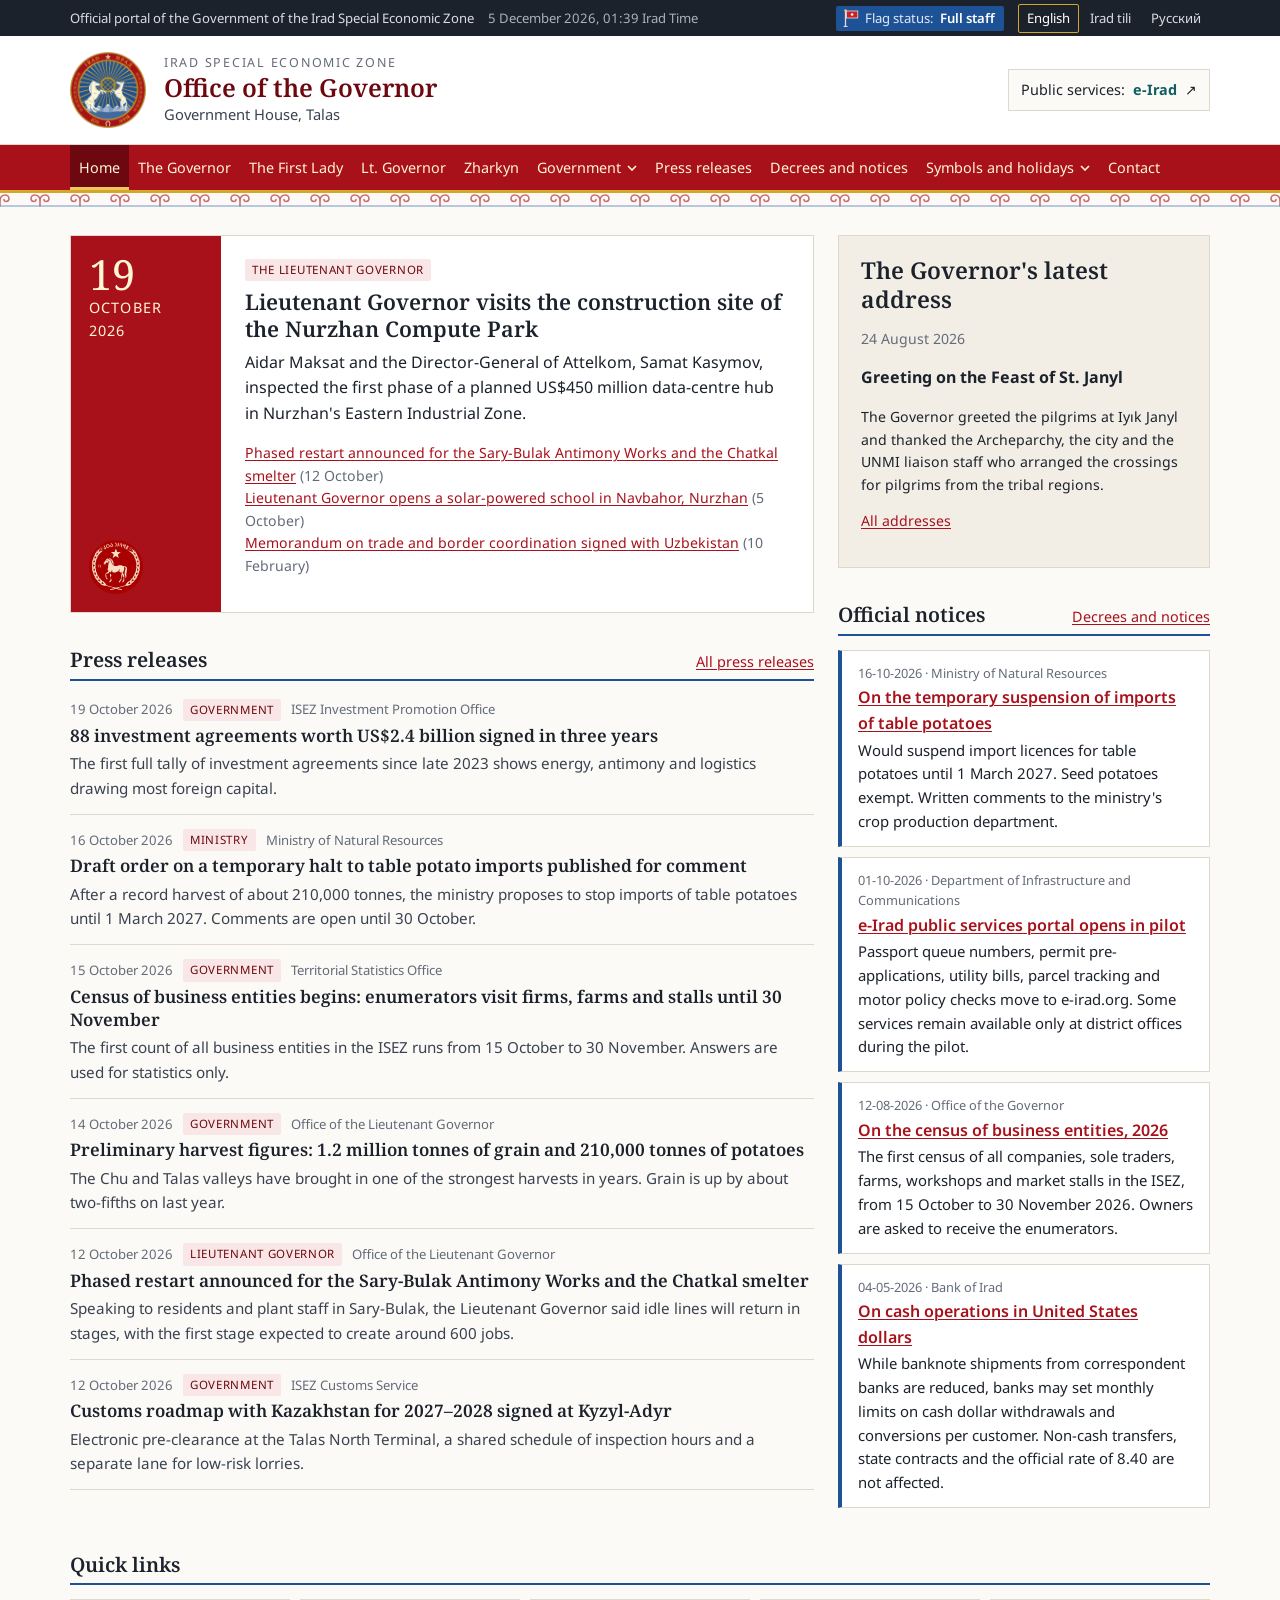
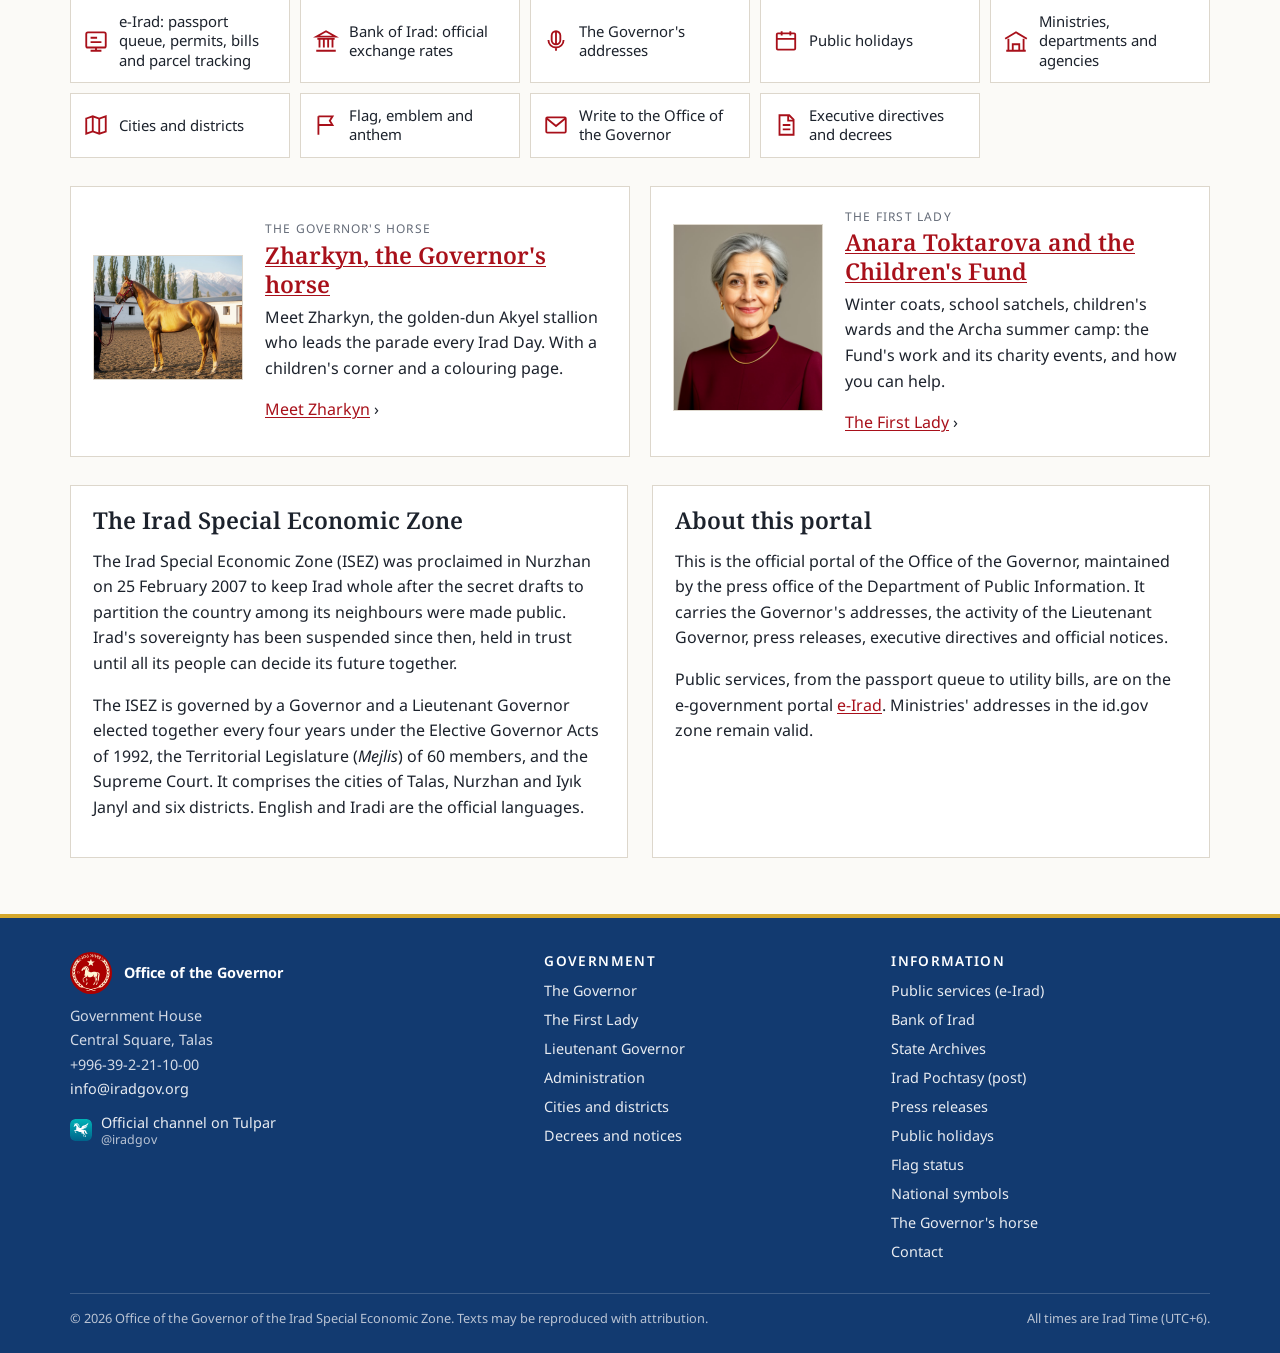
<file: index.html>
<!doctype html>
<html lang="en">
<head>
<meta charset="utf-8">
<meta name="viewport" content="width=device-width, initial-scale=1">
<title>Office of the Governor | Irad Special Economic Zone</title>
<meta name="description" content="Official portal of the Office of the Governor of the Irad Special Economic Zone: the Lieutenant Governor's activity, press releases, decrees and official notices and public holidays.">
<link rel="canonical" href="https://iradgov.org/">
<meta property="og:title" content="Office of the Governor | Irad Special Economic Zone">
<meta property="og:description" content="Official portal of the Office of the Governor of the Irad Special Economic Zone.">
<meta property="og:image" content="https://iradgov.org/assets/og-image.png">
<meta property="og:image:width" content="1200">
<meta property="og:image:height" content="630">
<meta property="og:image:alt" content="State Emblem of Irad: Office of the Governor, iradgov.org">
<meta name="twitter:card" content="summary_large_image">
<meta property="og:url" content="https://iradgov.org/">
<link rel="icon" href="/favicon.ico" sizes="any">
<link rel="icon" href="/assets/mark-tile.svg" type="image/svg+xml">
<link rel="apple-touch-icon" href="/apple-touch-icon.png">
<link rel="preconnect" href="https://fonts.googleapis.com">
<link rel="preconnect" href="https://fonts.gstatic.com" crossorigin>
<link href="https://fonts.googleapis.com/css2?family=Noto+Sans:wght@400;600;700&family=Noto+Serif:wght@500;600&display=swap" rel="stylesheet">
<link rel="stylesheet" href="/assets/site.css">
<script>window.goatcounter=new Object();goatcounter.path=p=>location.host+p;</script>
<script data-goatcounter="https://irad.goatcounter.com/count" async src="//gc.zgo.at/count.js"></script>
<script async src="https://www.googletagmanager.com/gtag/js?id=G-QTS2XFLJD7"></script>
<script>window.dataLayer=window.dataLayer||[];function gtag(){dataLayer.push(arguments);}gtag('js',new Date());gtag('config','G-QTS2XFLJD7');</script>
</head>
<body data-page="home" data-title="home">
<div id="top"></div>
<main id="main" class="page">
  <div class="wrap">
    <h1 class="sr" style="position:absolute;left:-9999px" data-i18n="homeH1">Office of the Governor of the Irad Special Economic Zone</h1>
    <div class="grid g-main">
      <div>
        <div class="feature" id="feature"><div class="body loading">…</div></div>
        <div class="sect-h"><h2 data-i18n="homeLatest">Press releases</h2><a href="/press.html" data-i18n="homeAllPress">All press releases</a></div>
        <div id="latest" class="loading">…</div>
      </div>
      <aside>
        <div class="card tone" id="lastaddr"></div>
        <div class="sect-h"><h2 data-i18n="homeNotices">Official notices</h2><a href="/decrees.html" data-i18n="homeAllDocs">Decrees and notices</a></div>
        <div id="notices"></div>
      </aside>
    </div>

    <div class="sect-h"><h2 data-i18n="homeQuick">Quick links</h2></div>
    <ul class="quick" style="grid-template-columns:repeat(auto-fit,minmax(220px,1fr))">
      <li><a href="https://e-irad.org/"><svg class="ic" viewBox="0 0 24 24" fill="none" stroke="currentColor" stroke-width="1.7"><rect x="3" y="4" width="18" height="14" rx="1.5"/><path d="M7 21h10M12 18v3M7 9h6M7 13h10"/></svg><span data-i18n="qServices">e-Irad: passport queue, permits, bills and parcel tracking</span></a></li>
      <li><a href="https://bank.iradgov.org/"><svg class="ic" viewBox="0 0 24 24" fill="none" stroke="currentColor" stroke-width="1.7"><path d="M3 21h18M4 10h16M12 3l9 5H3zM6 10v8M10 10v8M14 10v8M18 10v8"/></svg><span data-i18n="qBank">Bank of Irad: official exchange rates</span></a></li>
      <li><a href="/governor.html#addresses"><svg class="ic" viewBox="0 0 24 24" fill="none" stroke="currentColor" stroke-width="1.7"><path d="M12 3v11M8 7v4a4 4 0 0 0 8 0V7a4 4 0 0 0-8 0zM5 11a7 7 0 0 0 14 0M12 18v3"/></svg><span data-i18n="qAddr">The Governor's addresses</span></a></li>
      <li><a href="/holidays.html"><svg class="ic" viewBox="0 0 24 24" fill="none" stroke="currentColor" stroke-width="1.7"><rect x="3.5" y="5" width="17" height="15" rx="1"/><path d="M3.5 10h17M8 3v4M16 3v4"/></svg><span data-i18n="qHol">Public holidays</span></a></li>
      <li><a href="/administration.html"><svg class="ic" viewBox="0 0 24 24" fill="none" stroke="currentColor" stroke-width="1.7"><path d="M3 21h18M5 21V10M19 21V10M9 21v-6h6v6M2 10l10-6 10 6"/></svg><span data-i18n="qAdmin">Ministries, departments and agencies</span></a></li>
      <li><a href="/regions.html"><svg class="ic" viewBox="0 0 24 24" fill="none" stroke="currentColor" stroke-width="1.7"><path d="m3 6 6-2 6 2 6-2v14l-6 2-6-2-6 2z"/><path d="M9 4v14M15 6v14"/></svg><span data-i18n="qRegions">Cities and districts</span></a></li>
      <li><a href="/symbols.html"><svg class="ic" viewBox="0 0 24 24" fill="none" stroke="currentColor" stroke-width="1.7"><path d="M5 21V4M5 4h13l-2.5 4L18 12H5"/></svg><span data-i18n="qSymbols">Flag, emblem and anthem</span></a></li>
      <li><a href="/contact.html"><svg class="ic" viewBox="0 0 24 24" fill="none" stroke="currentColor" stroke-width="1.7"><rect x="3" y="5" width="18" height="14" rx="1"/><path d="m3.5 6 8.5 7 8.5-7"/></svg><span data-i18n="qContact">Write to the Office of the Governor</span></a></li>
      <li><a href="/decrees.html"><svg class="ic" viewBox="0 0 24 24" fill="none" stroke="currentColor" stroke-width="1.7"><path d="M6 3h9l4 4v14H6z"/><path d="M14 3v5h5M9 12h7M9 16h7"/></svg><span data-i18n="qDecrees">Executive directives and decrees</span></a></li>
    </ul>

    <div class="home-pair">
      <div class="card zh-home">
        <a href="/zharkyn.html" tabindex="-1" aria-hidden="true"><img src="/assets/photos/zharkyn.jpg" alt="" width="190" height="158"></a>
        <div>
          <div class="k" data-i18n="homeZhH">The Governor's horse</div>
          <h2><a href="/zharkyn.html" data-i18n="zhCrumb">Zharkyn, the Governor's horse</a></h2>
          <p data-i18n="homeZhP">Meet Zharkyn, the golden-dun Akyel stallion who leads the parade every Irad Day. With a children's corner and a colouring page.</p>
          <p style="margin:0"><a href="/zharkyn.html" data-i18n="homeZhA">Meet Zharkyn</a> ›</p>
        </div>
      </div>
      <div class="card zh-home">
        <a href="/first-lady.html" tabindex="-1" aria-hidden="true"><img src="/assets/photos/first-lady.jpg" alt="" width="150" height="188"></a>
        <div>
          <div class="k" data-i18n="homeFlH">The First Lady</div>
          <h2><a href="/first-lady.html" data-i18n="homeFlT">Anara Toktarova and the Children's Fund</a></h2>
          <p data-i18n="homeFlP">Winter coats, school satchels, children's wards and the Archa summer camp: the Fund's work and its charity events, and how you can help.</p>
          <p style="margin:0"><a href="/first-lady.html" data-i18n="homeFlA">The First Lady</a> ›</p>
        </div>
      </div>
    </div>

    <div class="grid g-2" style="margin-top:28px">
      <div class="card">
        <h2 data-i18n="aboutH">The Irad Special Economic Zone</h2>
        <div data-i18n="aboutP"><p>The Irad Special Economic Zone (ISEZ) was proclaimed in Nurzhan on 25 February 2007 to keep Irad whole after the secret drafts to partition the country among its neighbours were made public. Irad's sovereignty has been suspended since then, held in trust until all its people can decide its future together.</p><p>The ISEZ is governed by a Governor and a Lieutenant Governor elected together every four years under the Elective Governor Acts of 1992, the Territorial Legislature (<i>Mejlis</i>) of 60 members, and the Supreme Court. It comprises the cities of Talas, Nurzhan and Iyık Janyl and six districts. English and Iradi are the official languages.</p></div>
      </div>
      <div class="card">
        <h2 data-i18n="whyOrgH">About this portal</h2>
        <div data-i18n="whyOrgP"><p>This is the official portal of the Office of the Governor, maintained by the press office of the Department of Public Information. It carries the Governor's addresses, the activity of the Lieutenant Governor, press releases, executive directives and official notices.</p><p>Public services, from the passport queue to utility bills, are on the e-government portal <a href="https://e-irad.org/">e-Irad</a>. Ministries' addresses in the id.gov zone remain valid.</p></div>
      </div>
    </div>
  </div>
</main>
<div id="bottom"></div>
<noscript><p style="padding:20px;text-align:center">Office of the Governor · Government House, Central Square, Talas · <a href="/press.html">Press releases</a> · <a href="/contact.html">Contact</a></p></noscript>
<script src="/assets/i18n.js"></script>
<script src="/assets/site.js"></script>
</body>
</html>
</file>
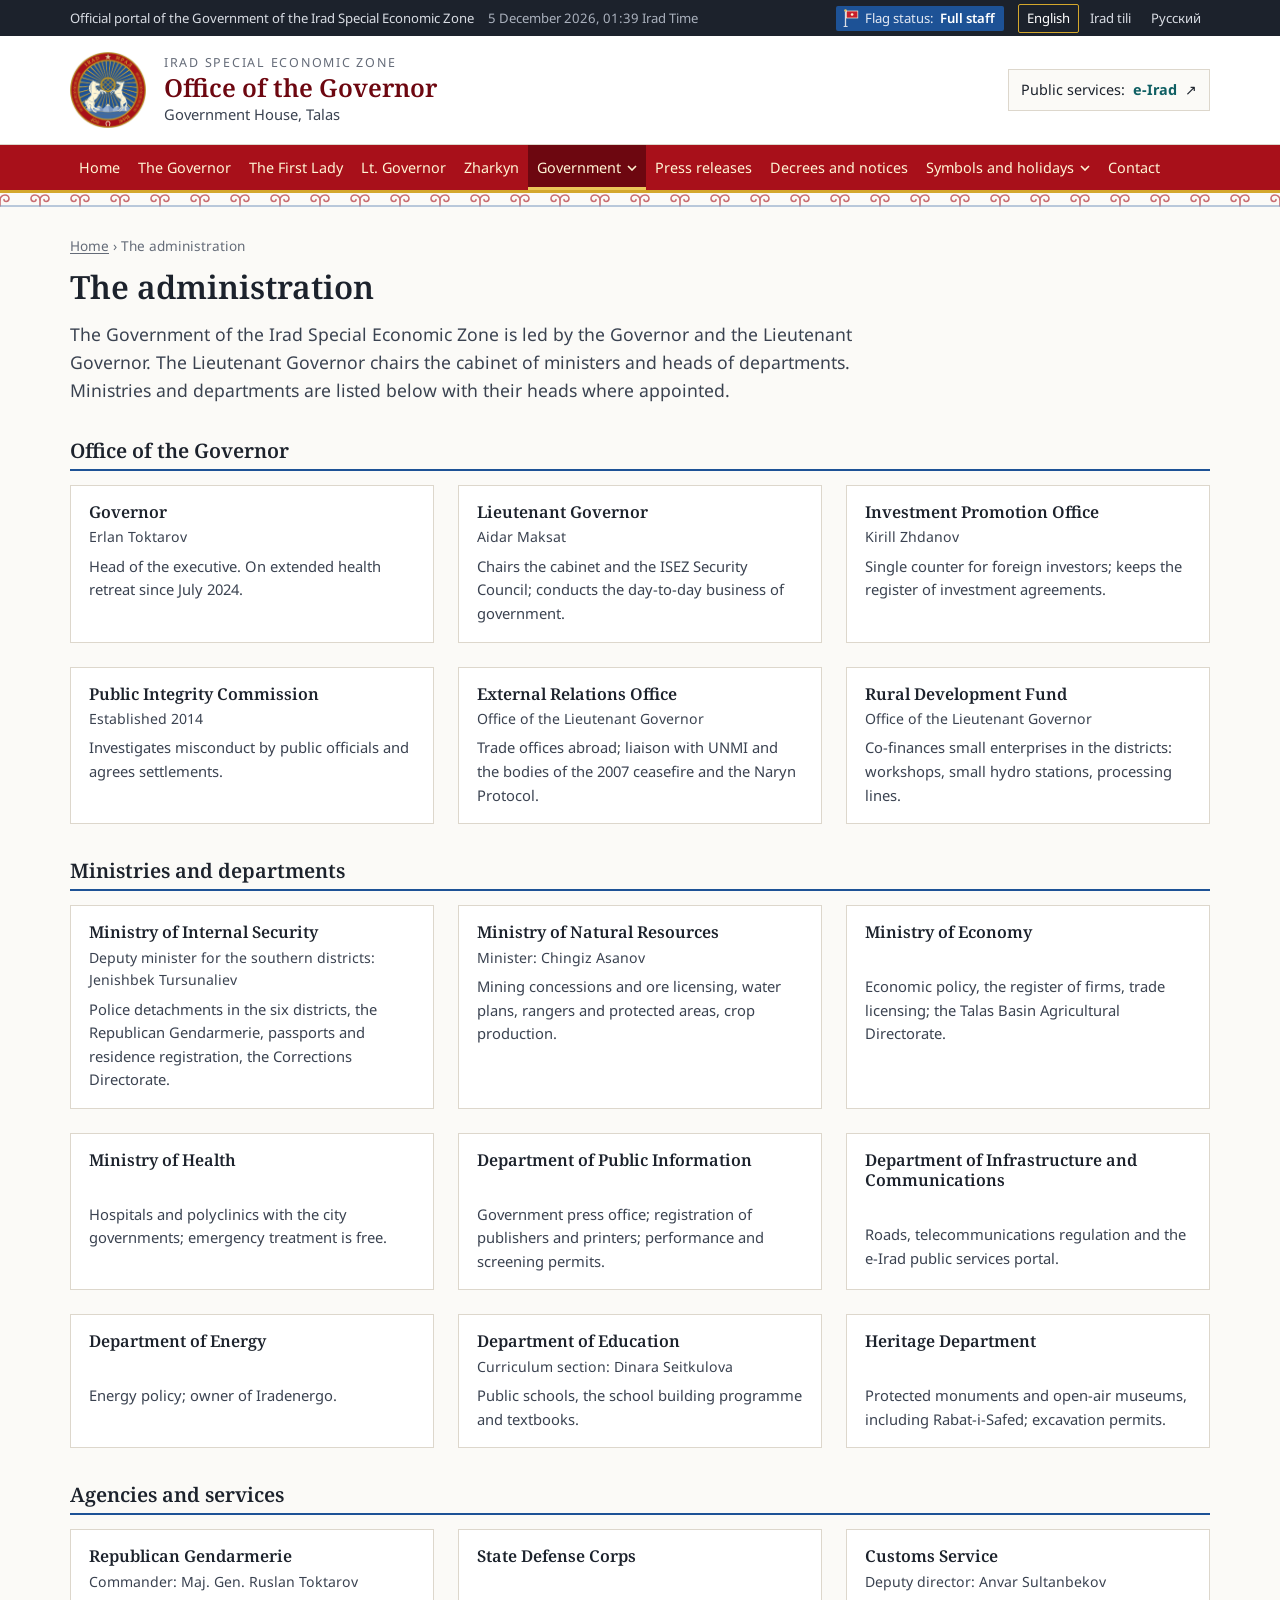
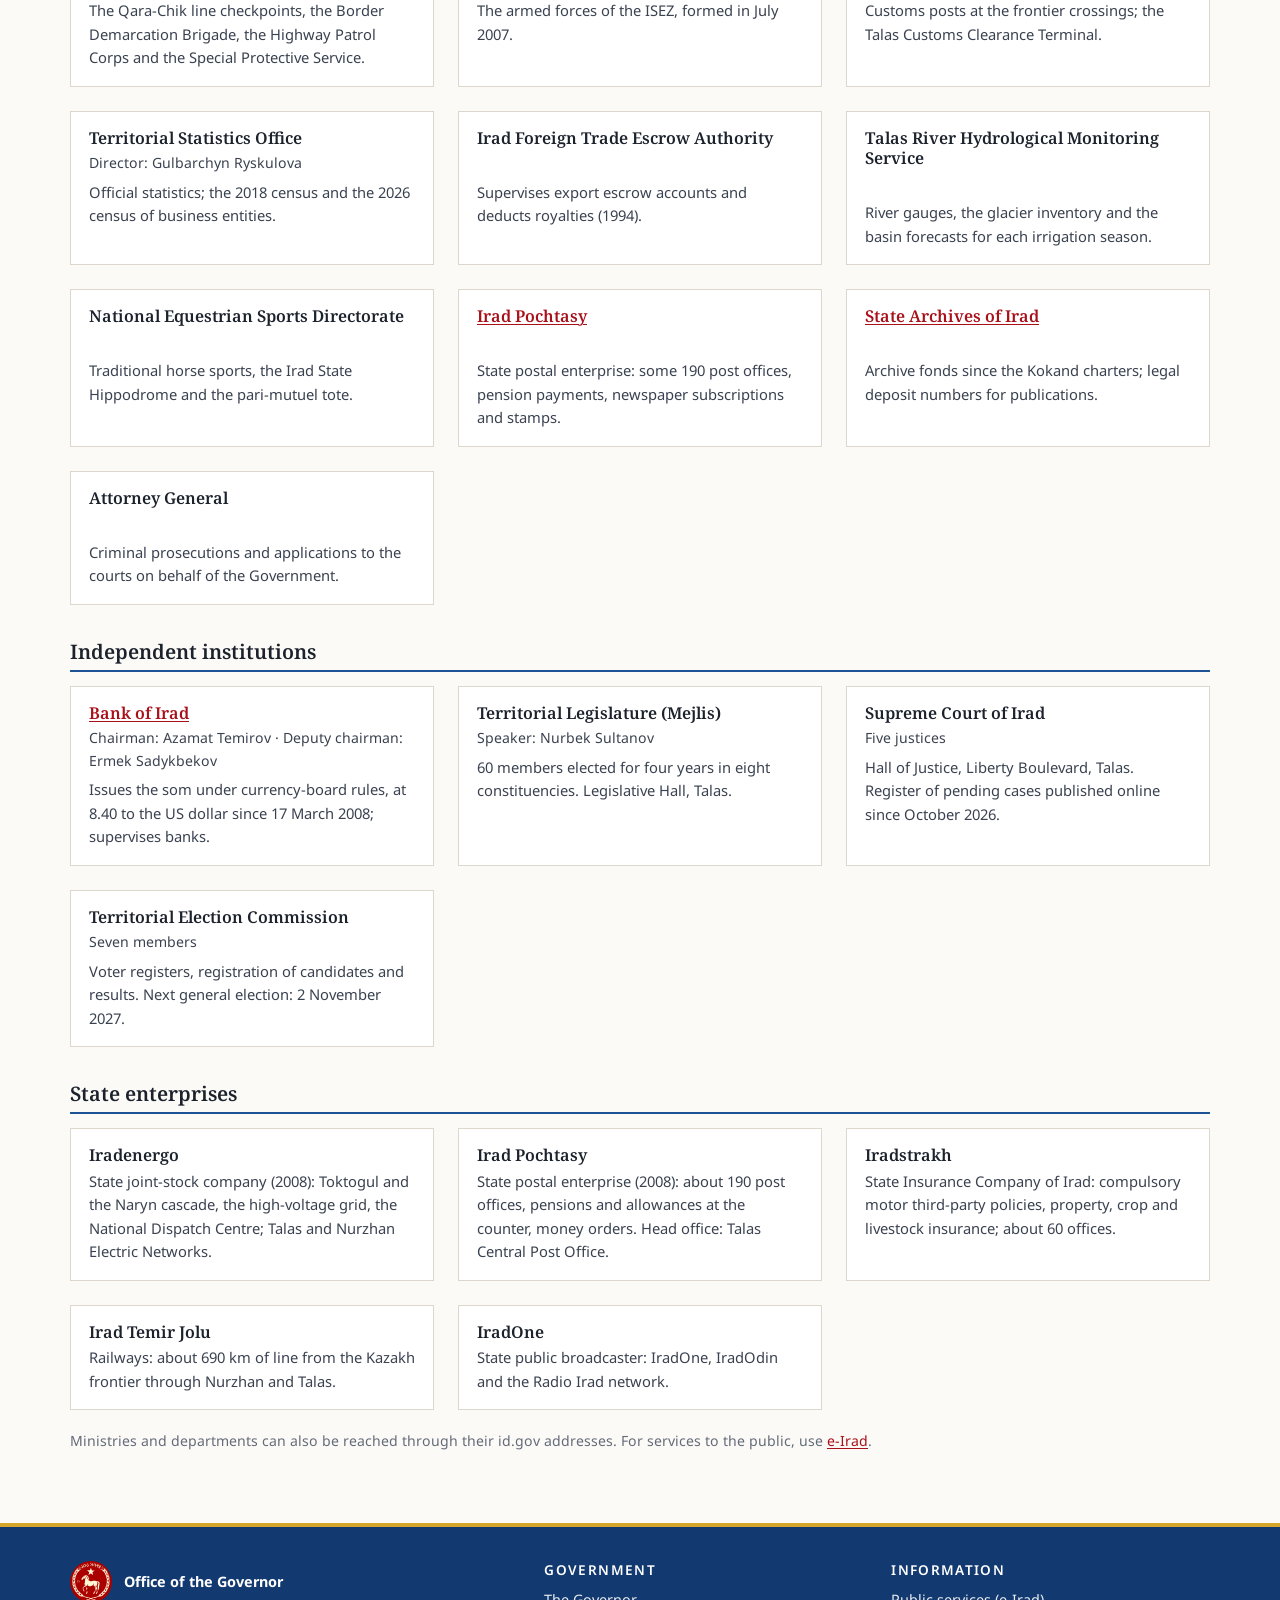
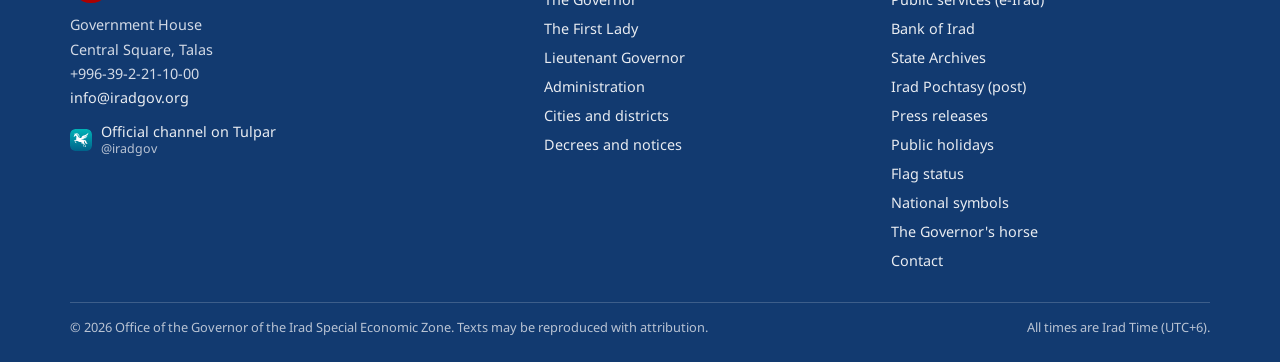
<file: administration.html>
<!doctype html>
<html lang="en">
<head>
<meta charset="utf-8">
<meta name="viewport" content="width=device-width, initial-scale=1">
<title>The administration | Office of the Governor</title>
<meta name="description" content="Ministries, departments, agencies and state enterprises of the Government of the Irad Special Economic Zone.">
<link rel="canonical" href="https://iradgov.org/administration.html">
<meta property="og:title" content="The administration | Office of the Governor">
<meta property="og:description" content="Ministries, departments, agencies and state enterprises of the Government of the Irad Special Economic Zone.">
<meta property="og:image" content="https://iradgov.org/assets/og-image.png">
<meta property="og:image:width" content="1200">
<meta property="og:image:height" content="630">
<meta property="og:image:alt" content="State Emblem of Irad: Office of the Governor, iradgov.org">
<meta name="twitter:card" content="summary_large_image">
<link rel="icon" href="/favicon.ico" sizes="any">
<link rel="icon" href="/assets/mark-tile.svg" type="image/svg+xml">
<link rel="apple-touch-icon" href="/apple-touch-icon.png">
<link rel="preconnect" href="https://fonts.googleapis.com">
<link rel="preconnect" href="https://fonts.gstatic.com" crossorigin>
<link href="https://fonts.googleapis.com/css2?family=Noto+Sans:wght@400;600;700&family=Noto+Serif:wght@500;600&display=swap" rel="stylesheet">
<link rel="stylesheet" href="/assets/site.css">
<script>window.goatcounter=new Object();goatcounter.path=p=>location.host+p;</script>
<script data-goatcounter="https://irad.goatcounter.com/count" async src="//gc.zgo.at/count.js"></script>
<script async src="https://www.googletagmanager.com/gtag/js?id=G-QTS2XFLJD7"></script>
<script>window.dataLayer=window.dataLayer||[];function gtag(){dataLayer.push(arguments);}gtag('js',new Date());gtag('config','G-QTS2XFLJD7');</script>
</head>
<body data-page="admin" data-title="admin">
<div id="top"></div>
<main id="main" class="page">
<div class="wrap">
<div class="crumbs"><a href="/" data-i18n="cHome">Home</a> › <span data-i18n="cAdmin">The administration</span></div>

<h1 data-i18n="adH1">The administration</h1>
<p class="lead" data-i18n="adLead">The Government of the Irad Special Economic Zone is led by the Governor and the Lieutenant Governor. The Lieutenant Governor chairs the cabinet of ministers and heads of departments. Ministries and departments are listed below with their heads where appointed.</p>

<div class="sect-h"><h2 data-i18n="adOfficeH">Office of the Governor</h2></div>
<div class="grid g-3">
  <div class="dept"><h3 data-i18n="d_gov">Governor</h3><p class="head" data-i18n="n_tok">Erlan Toktarov</p><p data-i18n="d_gov_p">Head of the executive. On extended health retreat since July 2024.</p></div>
  <div class="dept"><h3 data-i18n="d_lt">Lieutenant Governor</h3><p class="head" data-i18n="n_mak">Aidar Maksat</p><p data-i18n="d_lt_p">Chairs the cabinet and the ISEZ Security Council; conducts the day-to-day business of government.</p></div>
  <div class="dept"><h3 data-i18n="d_inv">Investment Promotion Office</h3><p class="head" data-i18n="n_zhd">Kirill Zhdanov</p><p data-i18n="d_inv_p">Single counter for foreign investors; keeps the register of investment agreements.</p></div>
  <div class="dept"><h3 data-i18n="d_pic">Public Integrity Commission</h3><p class="head" data-i18n="d_pic_h">Established 2014</p><p data-i18n="d_pic_p">Investigates misconduct by public officials and agrees settlements.</p></div>
  <div class="dept"><h3 data-i18n="d_ext">External Relations Office</h3><p class="head" data-i18n="d_ext_h">Office of the Lieutenant Governor</p><p data-i18n="d_ext_p">Trade offices abroad; liaison with UNMI and the bodies of the 2007 ceasefire and the Naryn Protocol.</p></div>
  <div class="dept"><h3 data-i18n="d_rdf">Rural Development Fund</h3><p class="head" data-i18n="d_ext_h">Office of the Lieutenant Governor</p><p data-i18n="d_rdf_p">Co-finances small enterprises in the districts: workshops, small hydro stations, processing lines.</p></div>
</div>

<div class="sect-h"><h2 data-i18n="adMinH">Ministries and departments</h2></div>
<div class="grid g-3">
  <div class="dept"><h3 data-i18n="d_mis">Ministry of Internal Security</h3><p class="head" data-i18n="d_mis_h">Deputy minister for the southern districts: Jenishbek Tursunaliev</p><p data-i18n="d_mis_p">Police detachments in the six districts, the Republican Gendarmerie, passports and residence registration, the Corrections Directorate.</p></div>
  <div class="dept"><h3 data-i18n="d_mnr">Ministry of Natural Resources</h3><p class="head" data-i18n="d_mnr_h">Minister: Chingiz Asanov</p><p data-i18n="d_mnr_p">Mining concessions and ore licensing, water plans, rangers and protected areas, crop production.</p></div>
  <div class="dept"><h3 data-i18n="d_eco">Ministry of Economy</h3><p class="head">&nbsp;</p><p data-i18n="d_eco_p">Economic policy, the register of firms, trade licensing; the Talas Basin Agricultural Directorate.</p></div>
  <div class="dept"><h3 data-i18n="d_hea">Ministry of Health</h3><p class="head">&nbsp;</p><p data-i18n="d_hea_p">Hospitals and polyclinics with the city governments; emergency treatment is free.</p></div>
  <div class="dept"><h3 data-i18n="d_dpi">Department of Public Information</h3><p class="head">&nbsp;</p><p data-i18n="d_dpi_p">Government press office; registration of publishers and printers; performance and screening permits.</p></div>
  <div class="dept"><h3 data-i18n="d_dic">Department of Infrastructure and Communications</h3><p class="head">&nbsp;</p><p data-i18n="d_dic_p">Roads, telecommunications regulation and the e-Irad public services portal.</p></div>
  <div class="dept"><h3 data-i18n="d_en">Department of Energy</h3><p class="head">&nbsp;</p><p data-i18n="d_en_p">Energy policy; owner of Iradenergo.</p></div>
  <div class="dept"><h3 data-i18n="d_edu">Department of Education</h3><p class="head" data-i18n="d_edu_h">Curriculum section: Dinara Seitkulova</p><p data-i18n="d_edu_p">Public schools, the school building programme and textbooks.</p></div>
  <div class="dept"><h3 data-i18n="d_her">Heritage Department</h3><p class="head">&nbsp;</p><p data-i18n="d_her_p">Protected monuments and open-air museums, including Rabat-i-Safed; excavation permits.</p></div>
</div>

<div class="sect-h"><h2 data-i18n="adAgH">Agencies and services</h2></div>
<div class="grid g-3">
  <div class="dept"><h3 data-i18n="d_gen">Republican Gendarmerie</h3><p class="head" data-i18n="d_gen_h">Commander: Maj. Gen. Ruslan Toktarov</p><p data-i18n="d_gen_p">The Qara-Chik line checkpoints, the Border Demarcation Brigade, the Highway Patrol Corps and the Special Protective Service.</p></div>
  <div class="dept"><h3 data-i18n="d_sdc">State Defense Corps</h3><p class="head">&nbsp;</p><p data-i18n="d_sdc_p">The armed forces of the ISEZ, formed in July 2007.</p></div>
  <div class="dept"><h3 data-i18n="d_cus">Customs Service</h3><p class="head" data-i18n="d_cus_h">Deputy director: Anvar Sultanbekov</p><p data-i18n="d_cus_p">Customs posts at the frontier crossings; the Talas Customs Clearance Terminal.</p></div>
  <div class="dept"><h3 data-i18n="d_stat">Territorial Statistics Office</h3><p class="head" data-i18n="d_stat_h">Director: Gulbarchyn Ryskulova</p><p data-i18n="d_stat_p">Official statistics; the 2018 census and the 2026 census of business entities.</p></div>
  <div class="dept"><h3 data-i18n="d_esc">Irad Foreign Trade Escrow Authority</h3><p class="head">&nbsp;</p><p data-i18n="d_esc_p">Supervises export escrow accounts and deducts royalties (1994).</p></div>
  <div class="dept"><h3 data-i18n="d_hyd">Talas River Hydrological Monitoring Service</h3><p class="head">&nbsp;</p><p data-i18n="d_hyd_p">River gauges, the glacier inventory and the basin forecasts for each irrigation season.</p></div>
  <div class="dept"><h3 data-i18n="d_eqs">National Equestrian Sports Directorate</h3><p class="head">&nbsp;</p><p data-i18n="d_eqs_p">Traditional horse sports, the Irad State Hippodrome and the pari-mutuel tote.</p></div>
  <div class="dept"><h3><a href="https://post.iradgov.org/" data-i18n="d_post">Irad Pochtasy</a></h3><p class="head">&nbsp;</p><p data-i18n="d_post_p">State postal enterprise: some 190 post offices, pension payments, newspaper subscriptions and stamps.</p></div>
  <div class="dept"><h3><a href="https://archives.iradgov.org/" data-i18n="d_arc">State Archives of Irad</a></h3><p class="head">&nbsp;</p><p data-i18n="d_arc_p">Archive fonds since the Kokand charters; legal deposit numbers for publications.</p></div>
  <div class="dept"><h3 data-i18n="d_ag">Attorney General</h3><p class="head">&nbsp;</p><p data-i18n="d_ag_p">Criminal prosecutions and applications to the courts on behalf of the Government.</p></div>
</div>

<div class="sect-h"><h2 data-i18n="adIndH">Independent institutions</h2></div>
<div class="grid g-3">
  <div class="dept"><h3><a href="https://bank.iradgov.org/" data-i18n="d_boi">Bank of Irad</a></h3><p class="head" data-i18n="d_boi_h">Chairman: Azamat Temirov · Deputy chairman: Ermek Sadykbekov</p><p data-i18n="d_boi_p">Issues the som under currency-board rules, at 8.40 to the US dollar since 17 March 2008; supervises banks.</p></div>
  <div class="dept"><h3 data-i18n="d_mej">Territorial Legislature (Mejlis)</h3><p class="head" data-i18n="d_mej_h">Speaker: Nurbek Sultanov</p><p data-i18n="d_mej_p">60 members elected for four years in eight constituencies. Legislative Hall, Talas.</p></div>
  <div class="dept"><h3 data-i18n="d_sc">Supreme Court of Irad</h3><p class="head" data-i18n="d_sc_h">Five justices</p><p data-i18n="d_sc_p">Hall of Justice, Liberty Boulevard, Talas. Register of pending cases published online since October 2026.</p></div>
  <div class="dept"><h3 data-i18n="d_tec">Territorial Election Commission</h3><p class="head" data-i18n="d_tec_h">Seven members</p><p data-i18n="d_tec_p">Voter registers, registration of candidates and results. Next general election: 2 November 2027.</p></div>
</div>

<div class="sect-h"><h2 data-i18n="adEntH">State enterprises</h2></div>
<div class="grid g-3">
  <div class="dept"><h3 data-i18n="e_ie">Iradenergo</h3><p data-i18n="d_ie_p">State joint-stock company (2008): Toktogul and the Naryn cascade, the high-voltage grid, the National Dispatch Centre; Talas and Nurzhan Electric Networks.</p></div>
  <div class="dept"><h3 data-i18n="e_ip">Irad Pochtasy</h3><p data-i18n="d_ip_p">State postal enterprise (2008): about 190 post offices, pensions and allowances at the counter, money orders. Head office: Talas Central Post Office.</p></div>
  <div class="dept"><h3 data-i18n="e_is">Iradstrakh</h3><p data-i18n="d_is_p">State Insurance Company of Irad: compulsory motor third-party policies, property, crop and livestock insurance; about 60 offices.</p></div>
  <div class="dept"><h3 data-i18n="e_itj">Irad Temir Jolu</h3><p data-i18n="d_itj_p">Railways: about 690 km of line from the Kazakh frontier through Nurzhan and Talas.</p></div>
  <div class="dept"><h3 data-i18n="e_io">IradOne</h3><p data-i18n="d_io_p">State public broadcaster: IradOne, IradOdin and the Radio Irad network.</p></div>
</div>
<p class="small muted" style="margin-top:20px" data-i18n="adNote">Ministries and departments can also be reached through their id.gov addresses. For services to the public, use <a href="https://e-irad.org/">e-Irad</a>.</p>
</div>
</main>
<div id="bottom"></div>
<noscript><p style="padding:20px;text-align:center">Office of the Governor · Government House, Central Square, Talas · <a href="/">Home</a> · <a href="/press.html">Press releases</a> · <a href="/contact.html">Contact</a></p></noscript>
<script src="/assets/i18n.js"></script>
<script src="/assets/site.js"></script>
</body>
</html>
</file>
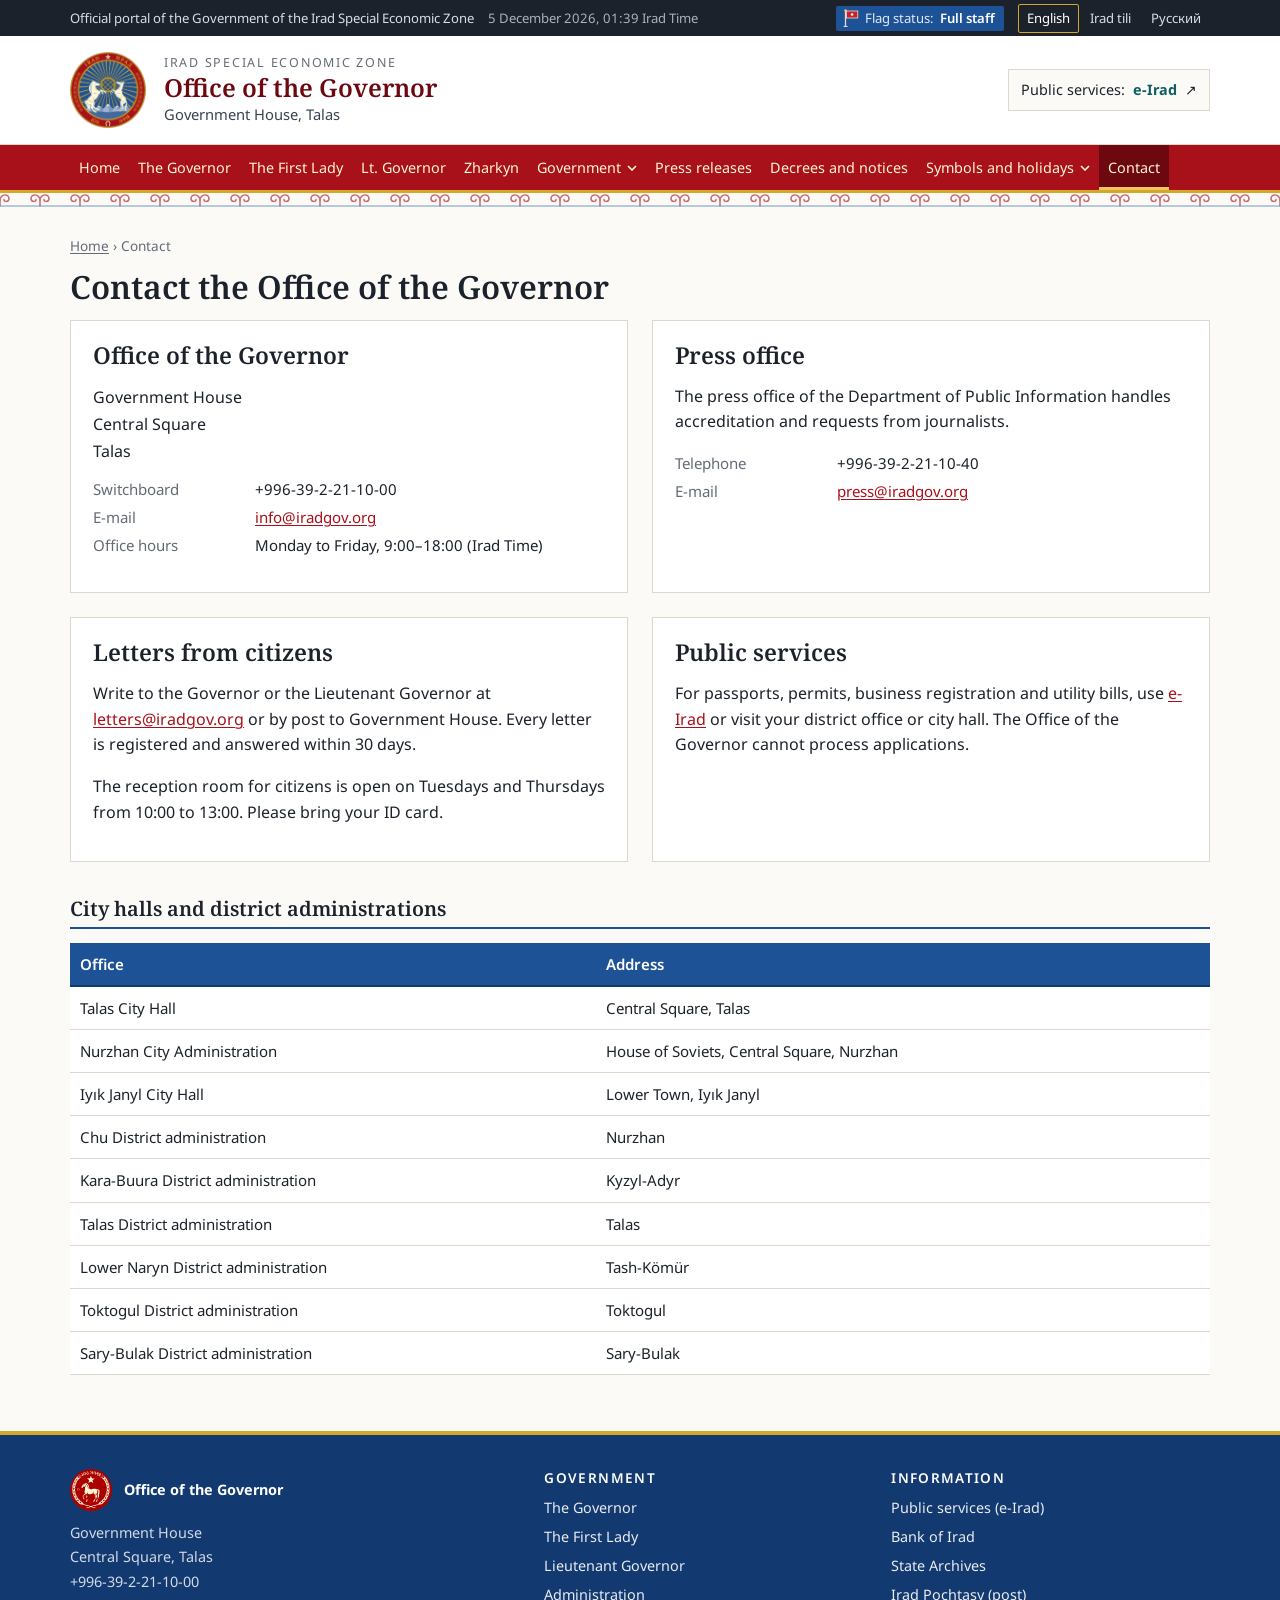
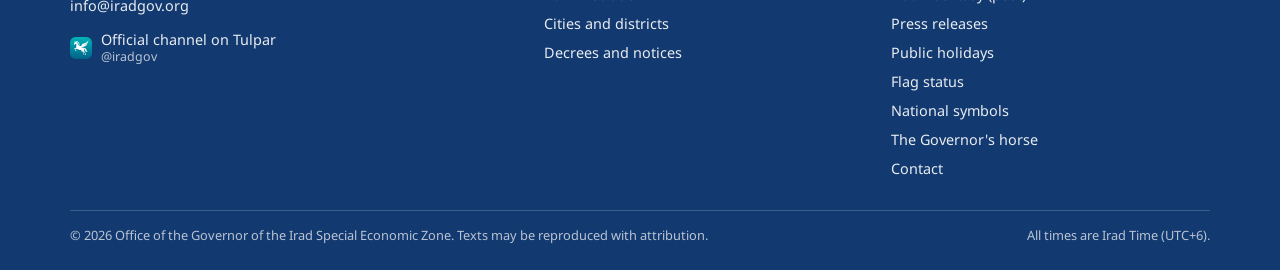
<file: contact.html>
<!doctype html>
<html lang="en">
<head>
<meta charset="utf-8">
<meta name="viewport" content="width=device-width, initial-scale=1">
<title>Contact | Office of the Governor</title>
<meta name="description" content="How to contact the Office of the Governor of the Irad Special Economic Zone, its press office and the district administrations.">
<link rel="canonical" href="https://iradgov.org/contact.html">
<meta property="og:title" content="Contact | Office of the Governor">
<meta property="og:description" content="How to contact the Office of the Governor of the Irad Special Economic Zone, its press office and the district administrations.">
<meta property="og:image" content="https://iradgov.org/assets/og-image.png">
<meta property="og:image:width" content="1200">
<meta property="og:image:height" content="630">
<meta property="og:image:alt" content="State Emblem of Irad: Office of the Governor, iradgov.org">
<meta name="twitter:card" content="summary_large_image">
<link rel="icon" href="/favicon.ico" sizes="any">
<link rel="icon" href="/assets/mark-tile.svg" type="image/svg+xml">
<link rel="apple-touch-icon" href="/apple-touch-icon.png">
<link rel="preconnect" href="https://fonts.googleapis.com">
<link rel="preconnect" href="https://fonts.gstatic.com" crossorigin>
<link href="https://fonts.googleapis.com/css2?family=Noto+Sans:wght@400;600;700&family=Noto+Serif:wght@500;600&display=swap" rel="stylesheet">
<link rel="stylesheet" href="/assets/site.css">
<script>window.goatcounter=new Object();goatcounter.path=p=>location.host+p;</script>
<script data-goatcounter="https://irad.goatcounter.com/count" async src="//gc.zgo.at/count.js"></script>
<script async src="https://www.googletagmanager.com/gtag/js?id=G-QTS2XFLJD7"></script>
<script>window.dataLayer=window.dataLayer||[];function gtag(){dataLayer.push(arguments);}gtag('js',new Date());gtag('config','G-QTS2XFLJD7');</script>
</head>
<body data-page="contact" data-title="contact">
<div id="top"></div>
<main id="main" class="page">
<div class="wrap">
<div class="crumbs"><a href="/" data-i18n="cHome">Home</a> › <span data-i18n="cContact">Contact</span></div>

<h1 data-i18n="ctH1">Contact the Office of the Governor</h1>
<div class="grid g-2">
  <div class="card">
    <h2 data-i18n="ctOfficeH">Office of the Governor</h2>
    <address class="addrbox" data-i18n="ctAddr">Government House<br>Central Square<br>Talas</address>
    <dl class="kv" style="margin-top:12px">
      <dt data-i18n="ctSwitch">Switchboard</dt><dd>+996-39-2-21-10-00</dd>
      <dt data-i18n="ctEmail">E-mail</dt><dd><a href="mailto:info@iradgov.org">info@iradgov.org</a></dd>
      <dt data-i18n="ctHours">Office hours</dt><dd data-i18n="ctHoursV">Monday to Friday, 9:00–18:00 (Irad Time)</dd>
    </dl>
  </div>
  <div class="card">
    <h2 data-i18n="ctPressH">Press office</h2>
    <p data-i18n="ctPressP">The press office of the Department of Public Information handles accreditation and requests from journalists.</p>
    <dl class="kv">
      <dt data-i18n="ctPhone">Telephone</dt><dd>+996-39-2-21-10-40</dd>
      <dt data-i18n="ctEmail">E-mail</dt><dd><a href="mailto:press@iradgov.org">press@iradgov.org</a></dd>
    </dl>
  </div>
  <div class="card">
    <h2 data-i18n="ctLetH">Letters from citizens</h2>
    <div data-i18n="ctLetP"><p>Write to the Governor or the Lieutenant Governor at <a href="mailto:letters@iradgov.org">letters@iradgov.org</a> or by post to Government House. Every letter is registered and answered within 30 days.</p><p>The reception room for citizens is open on Tuesdays and Thursdays from 10:00 to 13:00. Please bring your ID card.</p></div>
  </div>
  <div class="card">
    <h2 data-i18n="ctSvcH">Public services</h2>
    <div data-i18n="ctSvcP"><p>For passports, permits, business registration and utility bills, use <a href="https://e-irad.org/">e-Irad</a> or visit your district office or city hall. The Office of the Governor cannot process applications.</p></div>
  </div>
</div>
<div class="sect-h"><h2 data-i18n="ctDistH">City halls and district administrations</h2></div>
<div class="tbl-wrap"><table class="data"><thead><tr><th data-i18n="thOffice">Office</th><th data-i18n="thAddress">Address</th></tr></thead><tbody>
<tr><td data-i18n="ctT">Talas City Hall</td><td data-i18n="ctTa">Central Square, Talas</td></tr>
<tr><td data-i18n="ctN">Nurzhan City Administration</td><td data-i18n="ctNa">House of Soviets, Central Square, Nurzhan</td></tr>
<tr><td data-i18n="ctIJ">Iyık Janyl City Hall</td><td data-i18n="ctIJa">Lower Town, Iyık Janyl</td></tr>
<tr><td data-i18n="ctChu">Chu District administration</td><td data-i18n="cityN">Nurzhan</td></tr>
<tr><td data-i18n="ctKB">Kara-Buura District administration</td><td data-i18n="seatKA">Kyzyl-Adyr</td></tr>
<tr><td data-i18n="ctTD">Talas District administration</td><td data-i18n="cityT">Talas</td></tr>
<tr><td data-i18n="ctLN">Lower Naryn District administration</td><td data-i18n="seatTK">Tash-Kömür</td></tr>
<tr><td data-i18n="ctTok">Toktogul District administration</td><td data-i18n="seatTo">Toktogul</td></tr>
<tr><td data-i18n="ctSB">Sary-Bulak District administration</td><td data-i18n="seatSB">Sary-Bulak</td></tr>
</tbody></table></div>
</div>
</main>
<div id="bottom"></div>
<noscript><p style="padding:20px;text-align:center">Office of the Governor · Government House, Central Square, Talas · <a href="/">Home</a> · <a href="/press.html">Press releases</a> · <a href="/contact.html">Contact</a></p></noscript>
<script src="/assets/i18n.js"></script>
<script src="/assets/site.js"></script>
</body>
</html>
</file>
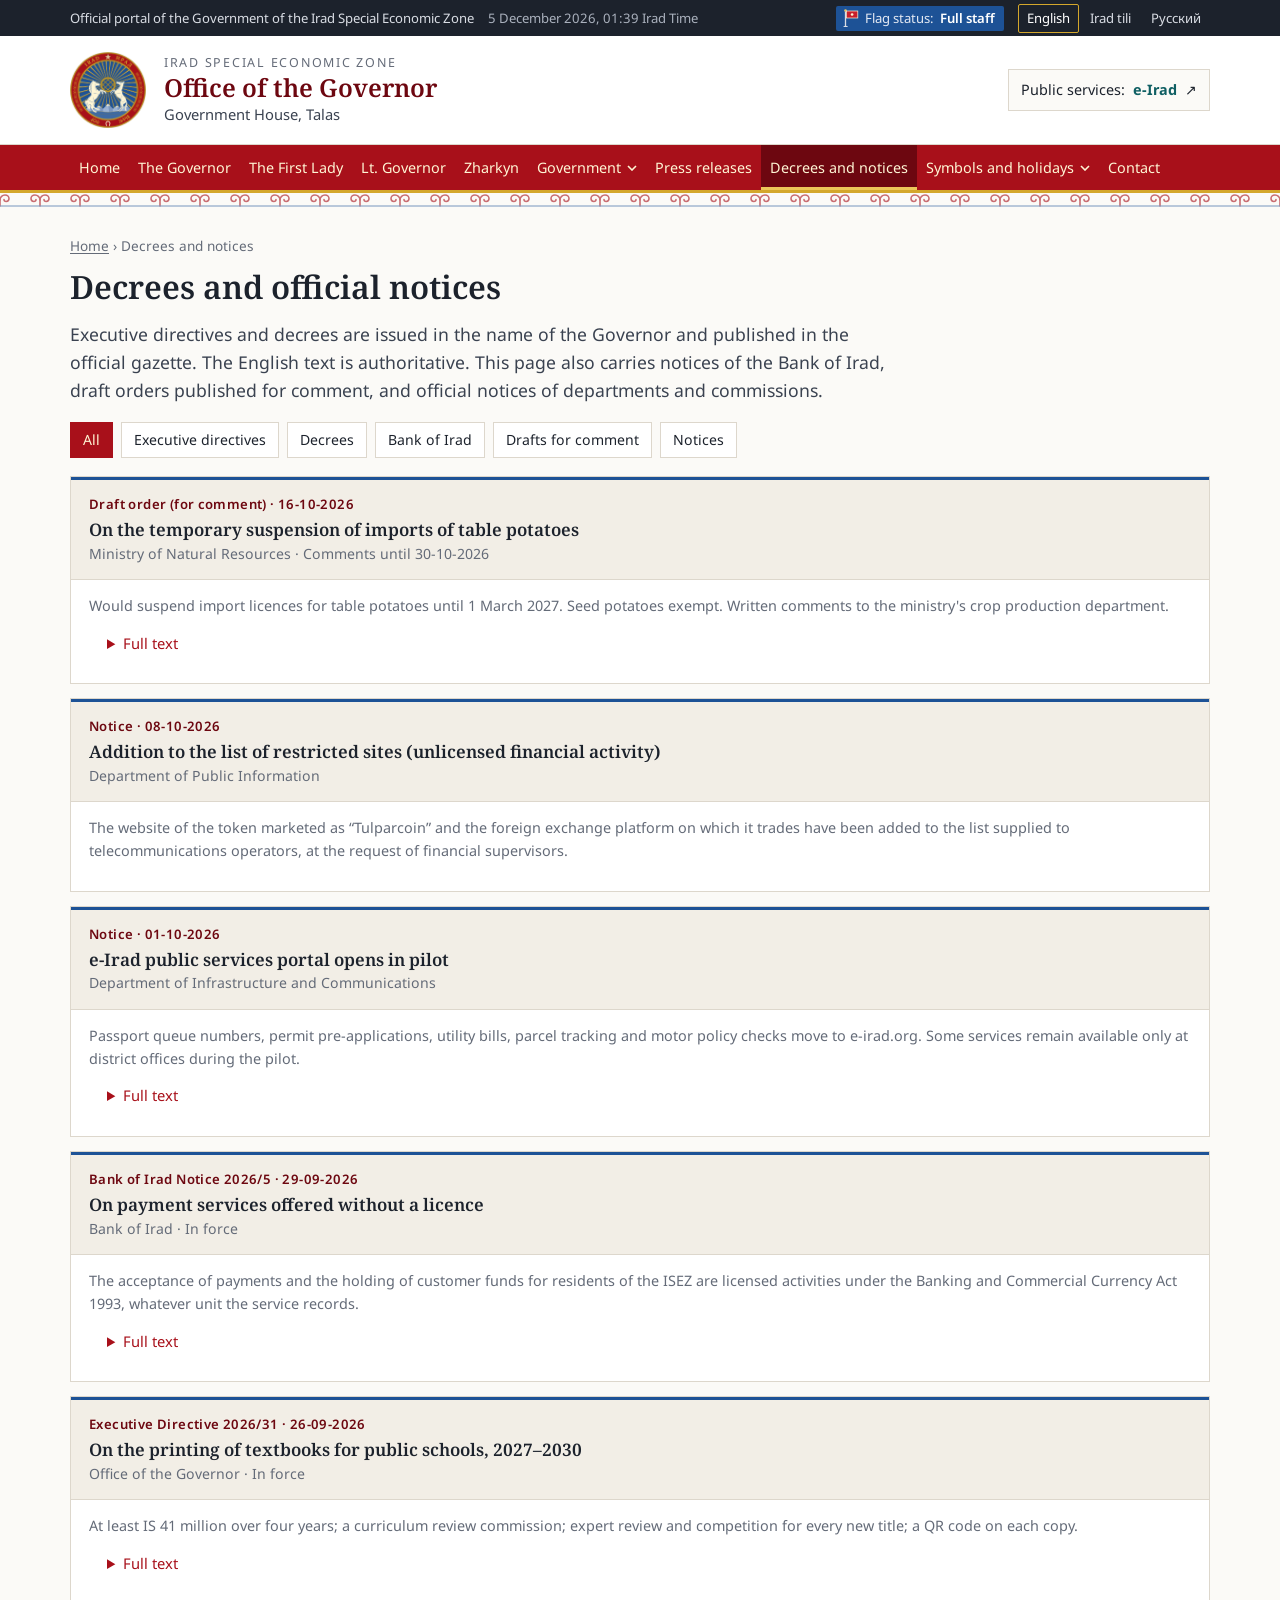
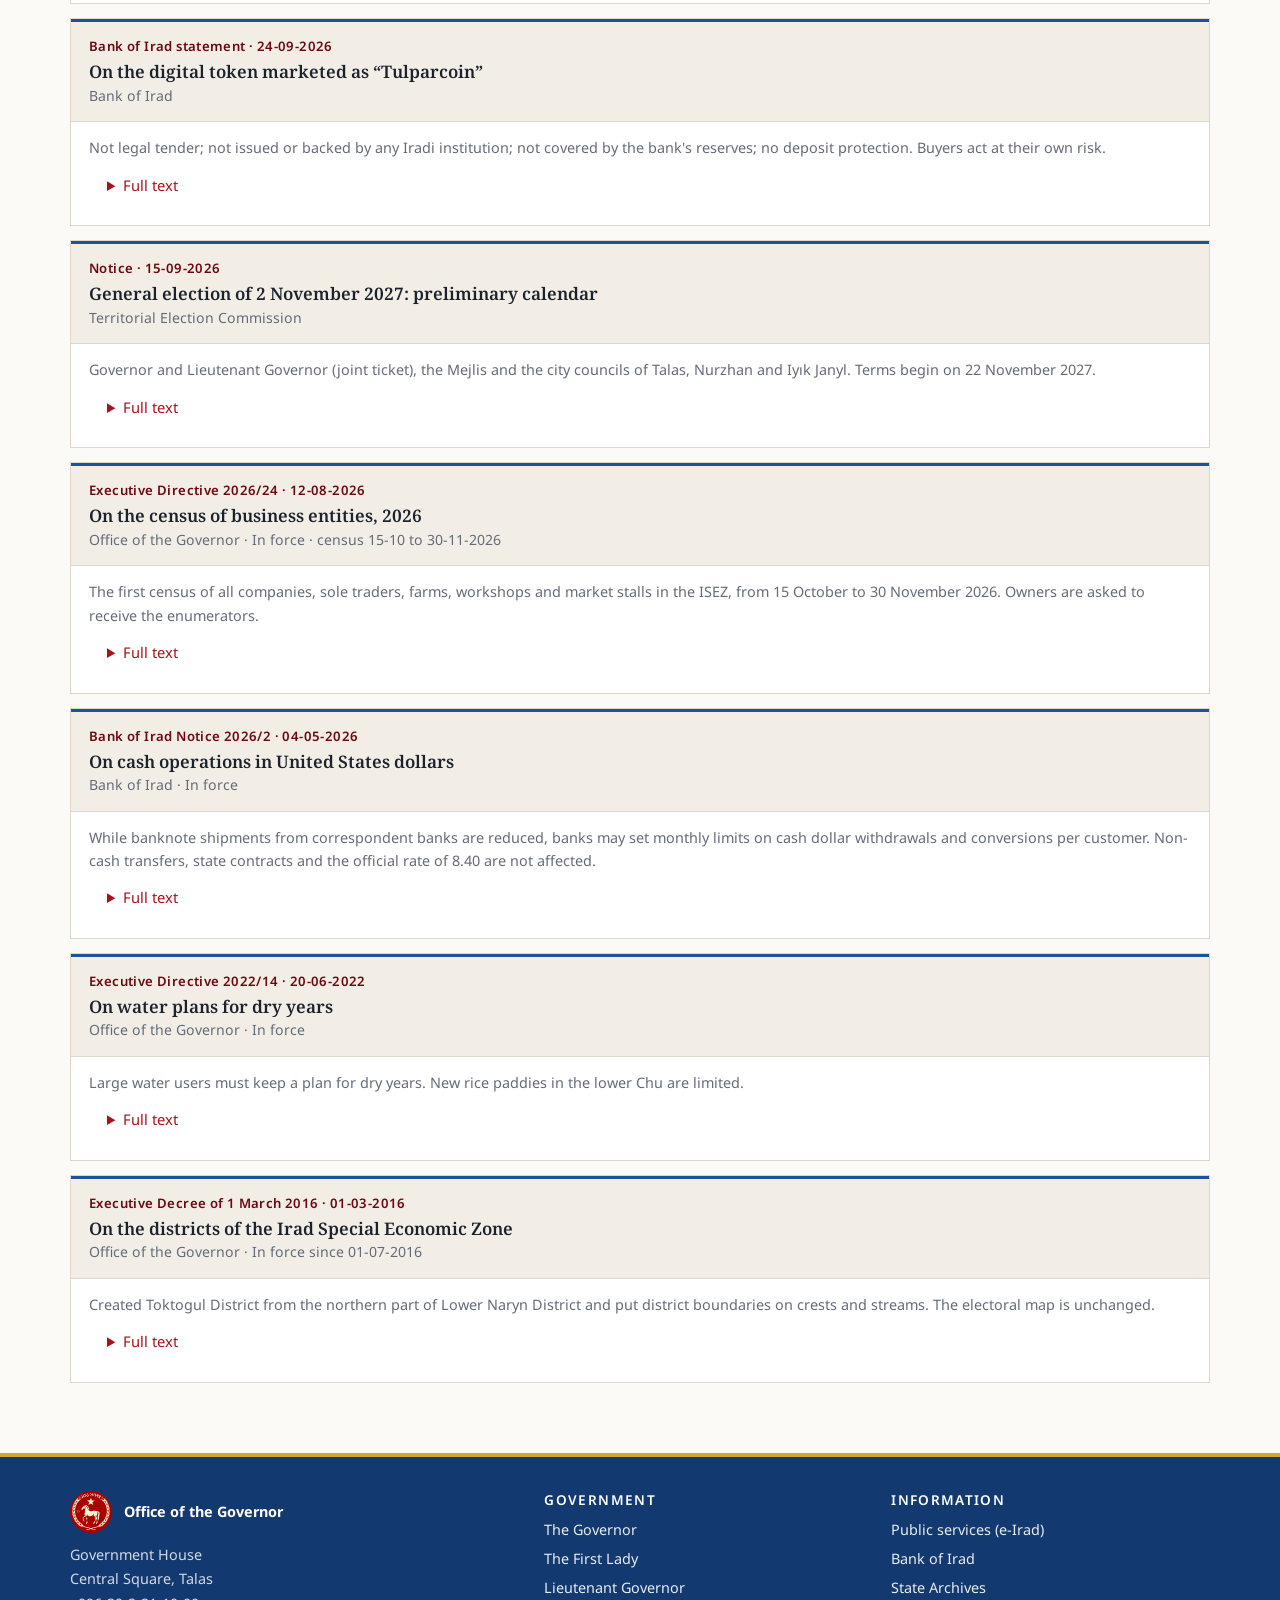
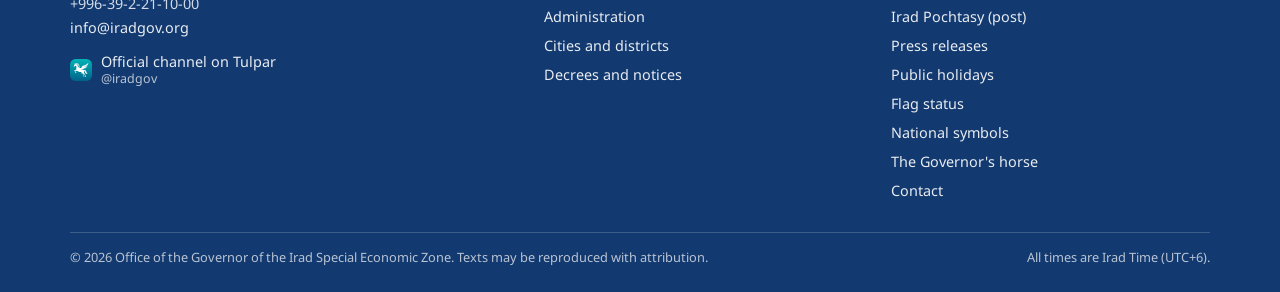
<file: decrees.html>
<!doctype html>
<html lang="en">
<head>
<meta charset="utf-8">
<meta name="viewport" content="width=device-width, initial-scale=1">
<title>Decrees and official notices | Office of the Governor</title>
<meta name="description" content="Executive directives, decrees, Bank of Irad notices, draft orders for comment and official notices of the Irad Special Economic Zone.">
<link rel="canonical" href="https://iradgov.org/decrees.html">
<meta property="og:title" content="Decrees and official notices | Office of the Governor">
<meta property="og:description" content="Executive directives, decrees, Bank of Irad notices, draft orders for comment and official notices of the Irad Special Economic Zone.">
<meta property="og:image" content="https://iradgov.org/assets/og-image.png">
<meta property="og:image:width" content="1200">
<meta property="og:image:height" content="630">
<meta property="og:image:alt" content="State Emblem of Irad: Office of the Governor, iradgov.org">
<meta name="twitter:card" content="summary_large_image">
<link rel="icon" href="/favicon.ico" sizes="any">
<link rel="icon" href="/assets/mark-tile.svg" type="image/svg+xml">
<link rel="apple-touch-icon" href="/apple-touch-icon.png">
<link rel="preconnect" href="https://fonts.googleapis.com">
<link rel="preconnect" href="https://fonts.gstatic.com" crossorigin>
<link href="https://fonts.googleapis.com/css2?family=Noto+Sans:wght@400;600;700&family=Noto+Serif:wght@500;600&display=swap" rel="stylesheet">
<link rel="stylesheet" href="/assets/site.css">
<script>window.goatcounter=new Object();goatcounter.path=p=>location.host+p;</script>
<script data-goatcounter="https://irad.goatcounter.com/count" async src="//gc.zgo.at/count.js"></script>
<script async src="https://www.googletagmanager.com/gtag/js?id=G-QTS2XFLJD7"></script>
<script>window.dataLayer=window.dataLayer||[];function gtag(){dataLayer.push(arguments);}gtag('js',new Date());gtag('config','G-QTS2XFLJD7');</script>
</head>
<body data-page="decrees" data-title="decrees">
<div id="top"></div>
<main id="main" class="page">
<div class="wrap">
<div class="crumbs"><a href="/" data-i18n="cHome">Home</a> › <span data-i18n="cDecrees">Decrees and notices</span></div>

<h1 data-i18n="dcH1">Decrees and official notices</h1>
<p class="lead" data-i18n="dcLead">Executive directives and decrees are issued in the name of the Governor and published in the official gazette. The English text is authoritative. This page also carries notices of the Bank of Irad, draft orders published for comment, and official notices of departments and commissions.</p>
<div class="filters" id="docfilters" role="group"></div>
<div id="doclist" class="loading">…</div>
</div>
</main>
<div id="bottom"></div>
<noscript><p style="padding:20px;text-align:center">Office of the Governor · Government House, Central Square, Talas · <a href="/">Home</a> · <a href="/press.html">Press releases</a> · <a href="/contact.html">Contact</a></p></noscript>
<script src="/assets/i18n.js"></script>
<script src="/assets/site.js"></script>
</body>
</html>
</file>
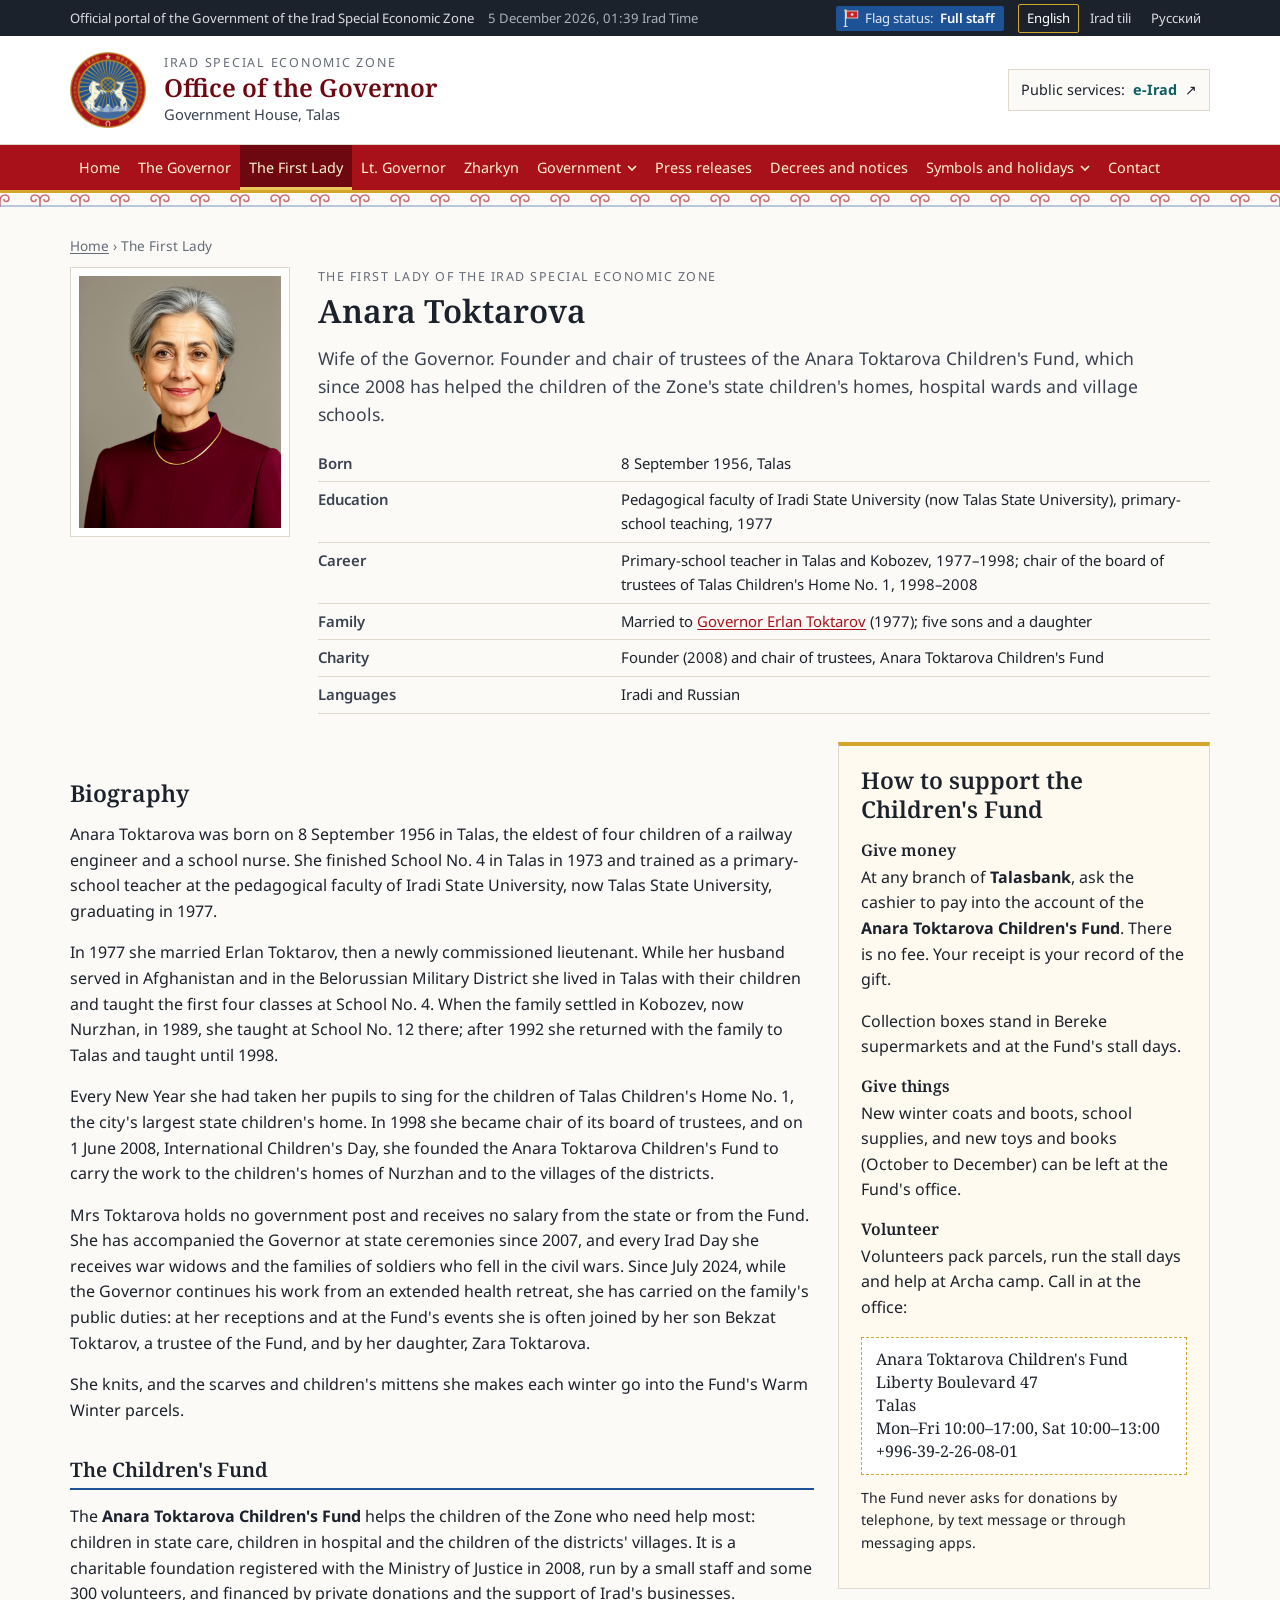
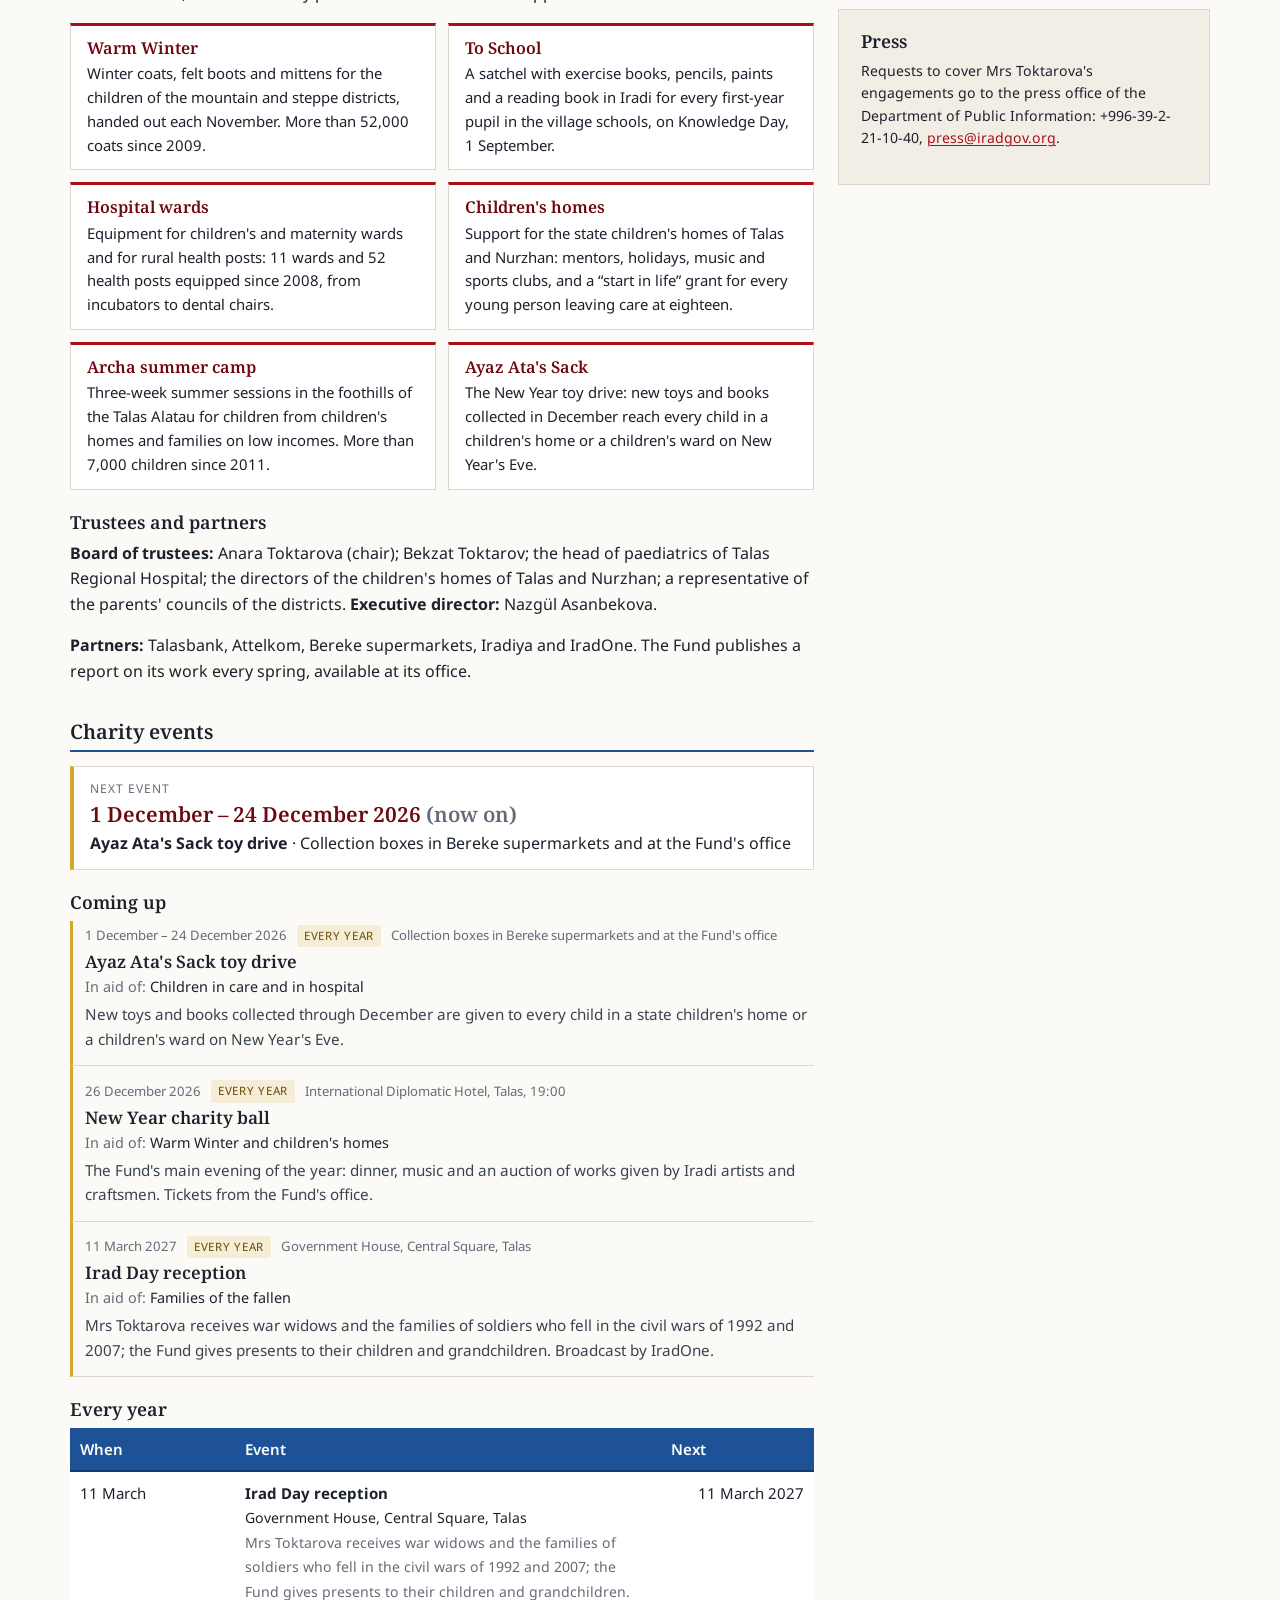
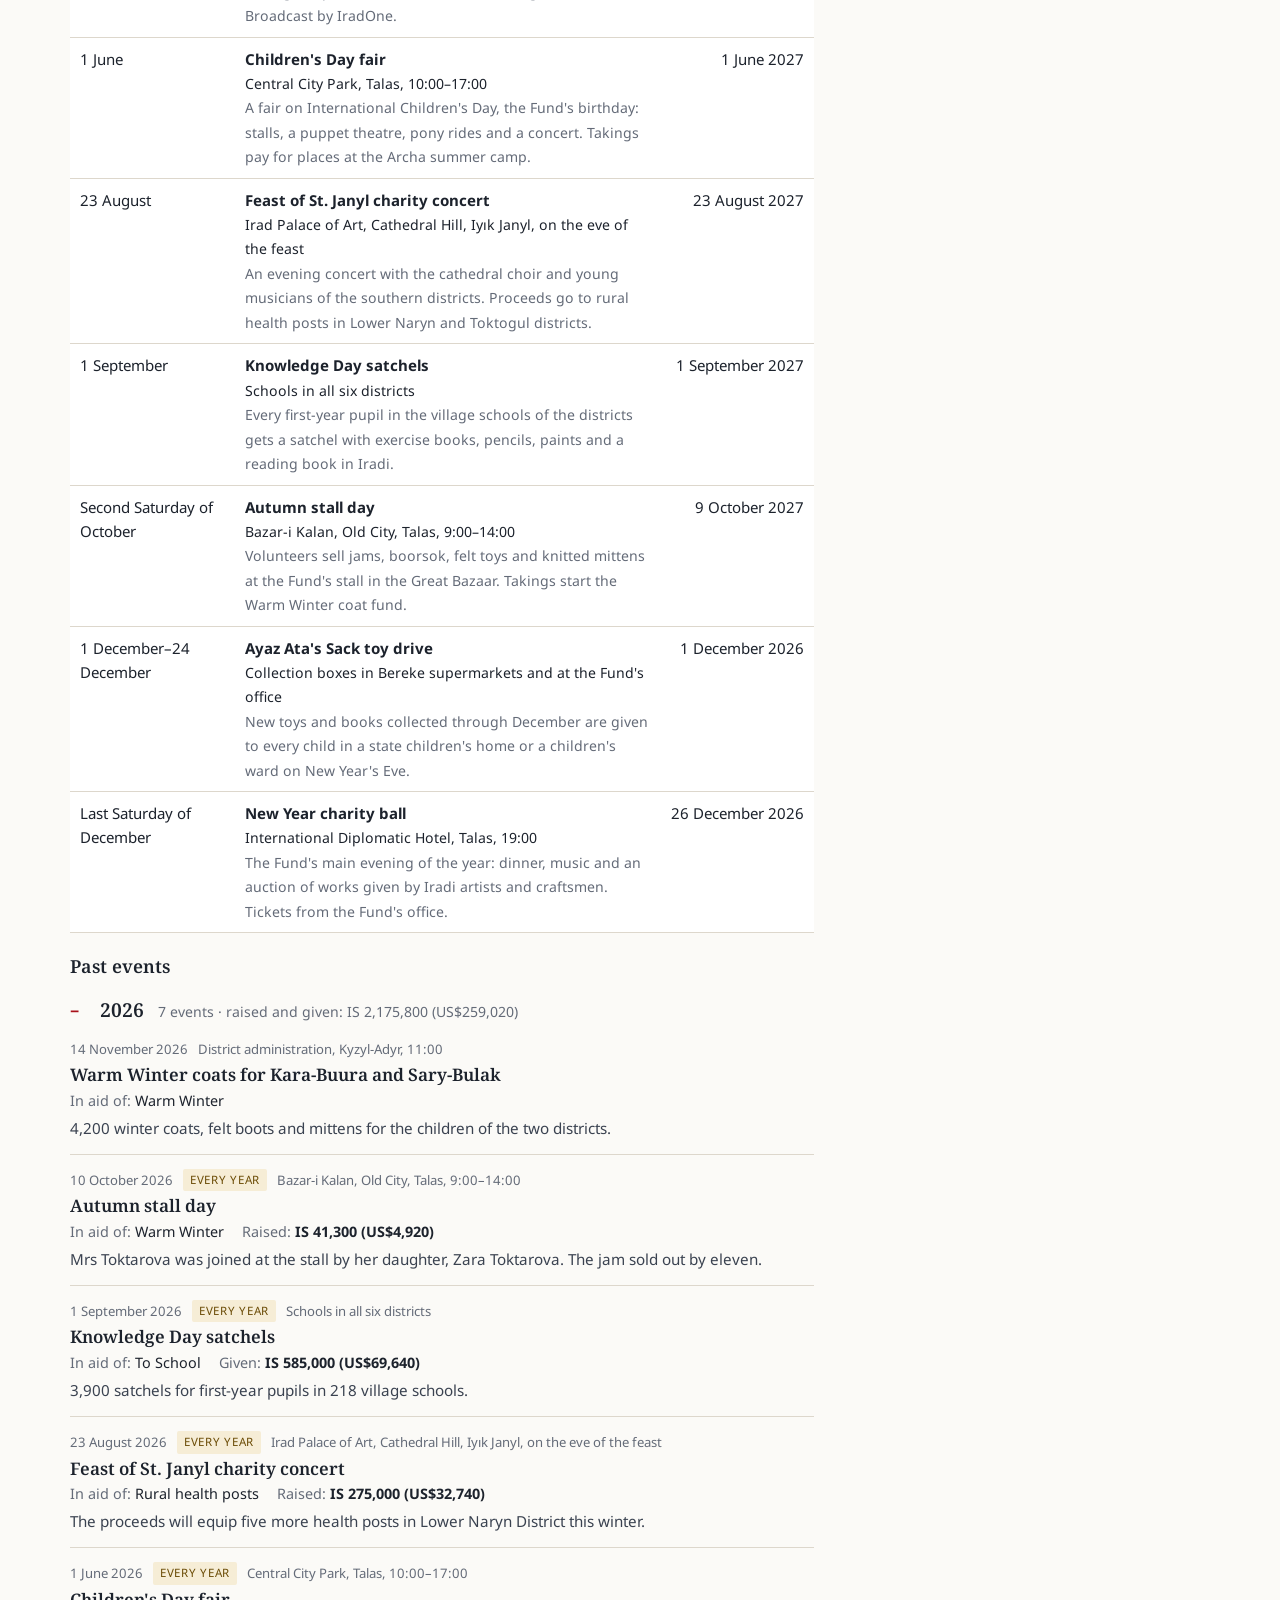
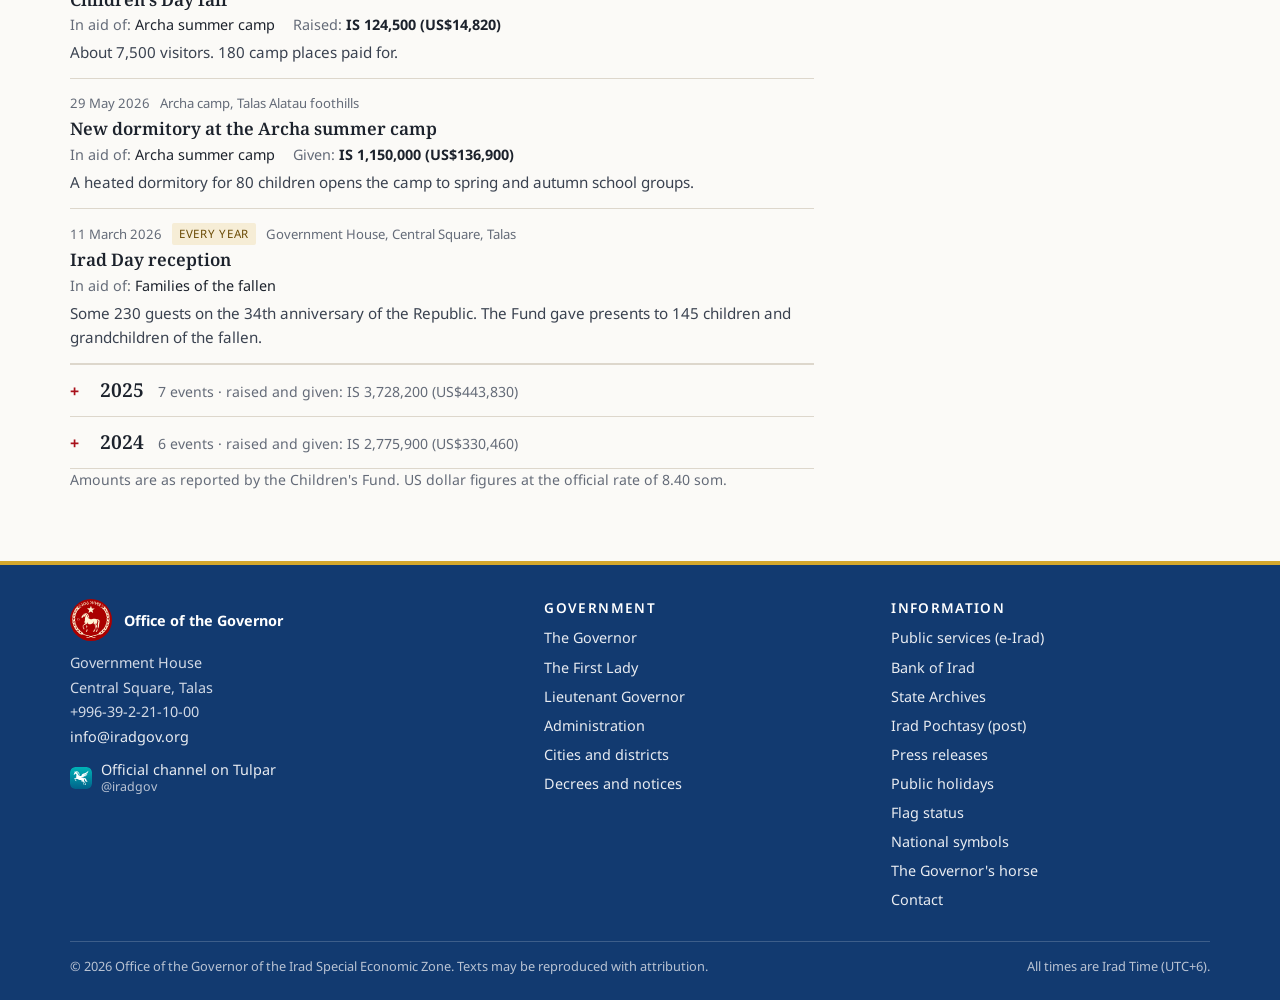
<file: first-lady.html>
<!doctype html>
<html lang="en">
<head>
<meta charset="utf-8">
<meta name="viewport" content="width=device-width, initial-scale=1">
<title>Anara Toktarova, the First Lady | Office of the Governor</title>
<meta name="description" content="Anara Toktarova, wife of the Governor of the Irad Special Economic Zone: her biography, the Anara Toktarova Children's Fund, its programmes and charity events, and how to support the Fund.">
<link rel="canonical" href="https://iradgov.org/first-lady.html">
<meta property="og:title" content="Anara Toktarova, the First Lady | Office of the Governor">
<meta property="og:description" content="Anara Toktarova and the Children's Fund she founded in 2008: winter coats, school satchels, children's wards, the Archa summer camp and the New Year toy drive.">
<meta property="og:image" content="https://iradgov.org/assets/og-image.png">
<meta property="og:image:width" content="1200">
<meta property="og:image:height" content="630">
<meta property="og:image:alt" content="State Emblem of Irad: Office of the Governor, iradgov.org">
<meta name="twitter:card" content="summary_large_image">
<link rel="icon" href="/favicon.ico" sizes="any">
<link rel="icon" href="/assets/mark-tile.svg" type="image/svg+xml">
<link rel="apple-touch-icon" href="/apple-touch-icon.png">
<link rel="preconnect" href="https://fonts.googleapis.com">
<link rel="preconnect" href="https://fonts.gstatic.com" crossorigin>
<link href="https://fonts.googleapis.com/css2?family=Noto+Sans:wght@400;600;700&family=Noto+Serif:wght@500;600&display=swap" rel="stylesheet">
<link rel="stylesheet" href="/assets/site.css">
<script>window.goatcounter=new Object();goatcounter.path=p=>location.host+p;</script>
<script data-goatcounter="https://irad.goatcounter.com/count" async src="//gc.zgo.at/count.js"></script>
<script async src="https://www.googletagmanager.com/gtag/js?id=G-QTS2XFLJD7"></script>
<script>window.dataLayer=window.dataLayer||[];function gtag(){dataLayer.push(arguments);}gtag('js',new Date());gtag('config','G-QTS2XFLJD7');</script>
</head>
<body data-page="firstlady" data-title="firstlady">
<div id="top"></div>
<main id="main" class="page">
<div class="wrap">
<div class="crumbs"><a href="/" data-i18n="cHome">Home</a> › <span data-i18n="flCrumb">The First Lady</span></div>

<div class="person">
  <figure class="fl-portrait"><img src="/assets/photos/first-lady.jpg" alt="Anara Toktarova, official portrait" data-i18n-alt="flImgAlt" width="640" height="800"></figure>
  <div>
    <div class="fl-k" data-i18n="flKicker">The First Lady of the Irad Special Economic Zone</div>
    <h1 data-i18n="flH1">Anara Toktarova</h1>
    <p class="lead" data-i18n="flLead">Wife of the Governor. Founder and chair of trustees of the Anara Toktarova Children's Fund, which since 2008 has helped the children of the Zone's state children's homes, hospital wards and village schools.</p>
    <table class="facts"><tbody>
      <tr><th data-i18n="flfBorn">Born</th><td data-i18n="flvBorn">8 September 1956, Talas</td></tr>
      <tr><th data-i18n="flfEdu">Education</th><td data-i18n="flvEdu">Pedagogical faculty of Iradi State University (now Talas State University), primary-school teaching, 1977</td></tr>
      <tr><th data-i18n="flfCareer">Career</th><td data-i18n="flvCareer">Primary-school teacher in Talas and Kobozev, 1977–1998; chair of the board of trustees of Talas Children's Home No. 1, 1998–2008</td></tr>
      <tr><th data-i18n="flfFamily">Family</th><td data-i18n="flvFamily">Married to <a href="/governor.html">Governor Erlan Toktarov</a> (1977); five sons and a daughter</td></tr>
      <tr><th data-i18n="flfFund">Charity</th><td data-i18n="flvFund">Founder (2008) and chair of trustees, Anara Toktarova Children's Fund</td></tr>
      <tr><th data-i18n="flfLang">Languages</th><td data-i18n="flvLang">Iradi and Russian</td></tr>
    </tbody></table>
  </div>
</div>

<div class="grid g-main fl-body">
  <div>
    <div data-i18n="flBio">
      <h2>Biography</h2>
      <p>Anara Toktarova was born on 8 September 1956 in Talas, the eldest of four children of a railway engineer and a school nurse. She finished School No. 4 in Talas in 1973 and trained as a primary-school teacher at the pedagogical faculty of Iradi State University, now Talas State University, graduating in 1977.</p>
      <p>In 1977 she married Erlan Toktarov, then a newly commissioned lieutenant. While her husband served in Afghanistan and in the Belorussian Military District she lived in Talas with their children and taught the first four classes at School No. 4. When the family settled in Kobozev, now Nurzhan, in 1989, she taught at School No. 12 there; after 1992 she returned with the family to Talas and taught until 1998.</p>
      <p>Every New Year she had taken her pupils to sing for the children of Talas Children's Home No. 1, the city's largest state children's home. In 1998 she became chair of its board of trustees, and on 1 June 2008, International Children's Day, she founded the Anara Toktarova Children's Fund to carry the work to the children's homes of Nurzhan and to the villages of the districts.</p>
      <p>Mrs Toktarova holds no government post and receives no salary from the state or from the Fund. She has accompanied the Governor at state ceremonies since 2007, and every Irad Day she receives war widows and the families of soldiers who fell in the civil wars. Since July 2024, while the Governor continues his work from an extended health retreat, she has carried on the family's public duties: at her receptions and at the Fund's events she is often joined by her son Bekzat Toktarov, a trustee of the Fund, and by her daughter, Zara Toktarova.</p>
      <p>She knits, and the scarves and children's mittens she makes each winter go into the Fund's Warm Winter parcels.</p>
    </div>

    <div class="sect-h"><h2 data-i18n="flFundH">The Children's Fund</h2></div>
    <div data-i18n="flFundP">
      <p>The <b>Anara Toktarova Children's Fund</b> helps the children of the Zone who need help most: children in state care, children in hospital and the children of the districts' villages. It is a charitable foundation registered with the Ministry of Justice in 2008, run by a small staff and some 300 volunteers, and financed by private donations and the support of Irad's businesses.</p>
    </div>
    <ul class="fl-prog" data-i18n="flProg">
      <li><h3>Warm Winter</h3><p>Winter coats, felt boots and mittens for the children of the mountain and steppe districts, handed out each November. More than 52,000 coats since 2009.</p></li>
      <li><h3>To School</h3><p>A satchel with exercise books, pencils, paints and a reading book in Iradi for every first-year pupil in the village schools, on Knowledge Day, 1 September.</p></li>
      <li><h3>Hospital wards</h3><p>Equipment for children's and maternity wards and for rural health posts: 11 wards and 52 health posts equipped since 2008, from incubators to dental chairs.</p></li>
      <li><h3>Children's homes</h3><p>Support for the state children's homes of Talas and Nurzhan: mentors, holidays, music and sports clubs, and a “start in life” grant for every young person leaving care at eighteen.</p></li>
      <li><h3>Archa summer camp</h3><p>Three-week summer sessions in the foothills of the Talas Alatau for children from children's homes and families on low incomes. More than 7,000 children since 2011.</p></li>
      <li><h3>Ayaz Ata's Sack</h3><p>The New Year toy drive: new toys and books collected in December reach every child in a children's home or a children's ward on New Year's Eve.</p></li>
    </ul>
    <div data-i18n="flPeople">
      <h3>Trustees and partners</h3>
      <p><b>Board of trustees:</b> Anara Toktarova (chair); Bekzat Toktarov; the head of paediatrics of Talas Regional Hospital; the directors of the children's homes of Talas and Nurzhan; a representative of the parents' councils of the districts. <b>Executive director:</b> Nazgül Asanbekova.</p>
      <p><b>Partners:</b> Talasbank, Attelkom, Bereke supermarkets, Iradiya and IradOne. The Fund publishes a report on its work every spring, available at its office.</p>
    </div>

    <div class="sect-h" id="events"><h2 data-i18n="flEvH">Charity events</h2></div>
    <div id="flNext" class="zh-next"></div>
    <h3 data-i18n="flUpH">Coming up</h3>
    <div id="flUp" class="loading">…</div>
    <h3 data-i18n="flAnnH">Every year</h3>
    <div id="flAnnual" class="loading">…</div>
    <h3 data-i18n="flPastH">Past events</h3>
    <div id="flPast" class="loading">…</div>
    <p class="small muted" data-i18n="flEvNote">Amounts are as reported by the Children's Fund. US dollar figures at the official rate of 8.40 som.</p>
  </div>

  <aside>
    <div class="card fl-support" id="support">
      <h2 data-i18n="flSupH">How to support the Children's Fund</h2>
      <div data-i18n="flSup">
        <h3>Give money</h3>
        <p>At any branch of <b>Talasbank</b>, ask the cashier to pay into the account of the <b>Anara Toktarova Children's Fund</b>. There is no fee. Your receipt is your record of the gift.</p>
        <p>Collection boxes stand in Bereke supermarkets and at the Fund's stall days.</p>
        <h3>Give things</h3>
        <p>New winter coats and boots, school supplies, and new toys and books (October to December) can be left at the Fund's office.</p>
        <h3>Volunteer</h3>
        <p>Volunteers pack parcels, run the stall days and help at Archa camp. Call in at the office:</p>
        <address class="zh-addr">Anara Toktarova Children's Fund<br>Liberty Boulevard 47<br>Talas<br>Mon–Fri 10:00–17:00, Sat 10:00–13:00<br>+996-39-2-26-08-01</address>
        <p class="small">The Fund never asks for donations by telephone, by text message or through messaging apps.</p>
      </div>
    </div>
    <div class="card tone" style="margin-top:20px">
      <h3 data-i18n="flPressH">Press</h3>
      <p class="small" data-i18n="flPressP">Requests to cover Mrs Toktarova's engagements go to the press office of the Department of Public Information: +996-39-2-21-10-40, <a href="mailto:press@iradgov.org">press@iradgov.org</a>.</p>
    </div>
  </aside>
</div>
</div>
</main>
<div id="bottom"></div>
<noscript><p style="padding:20px;text-align:center">Office of the Governor · Government House, Central Square, Talas · <a href="/">Home</a> · <a href="/press.html">Press releases</a> · <a href="/contact.html">Contact</a></p></noscript>
<script src="/assets/i18n.js"></script>
<script src="/assets/site.js"></script>
</body>
</html>
</file>
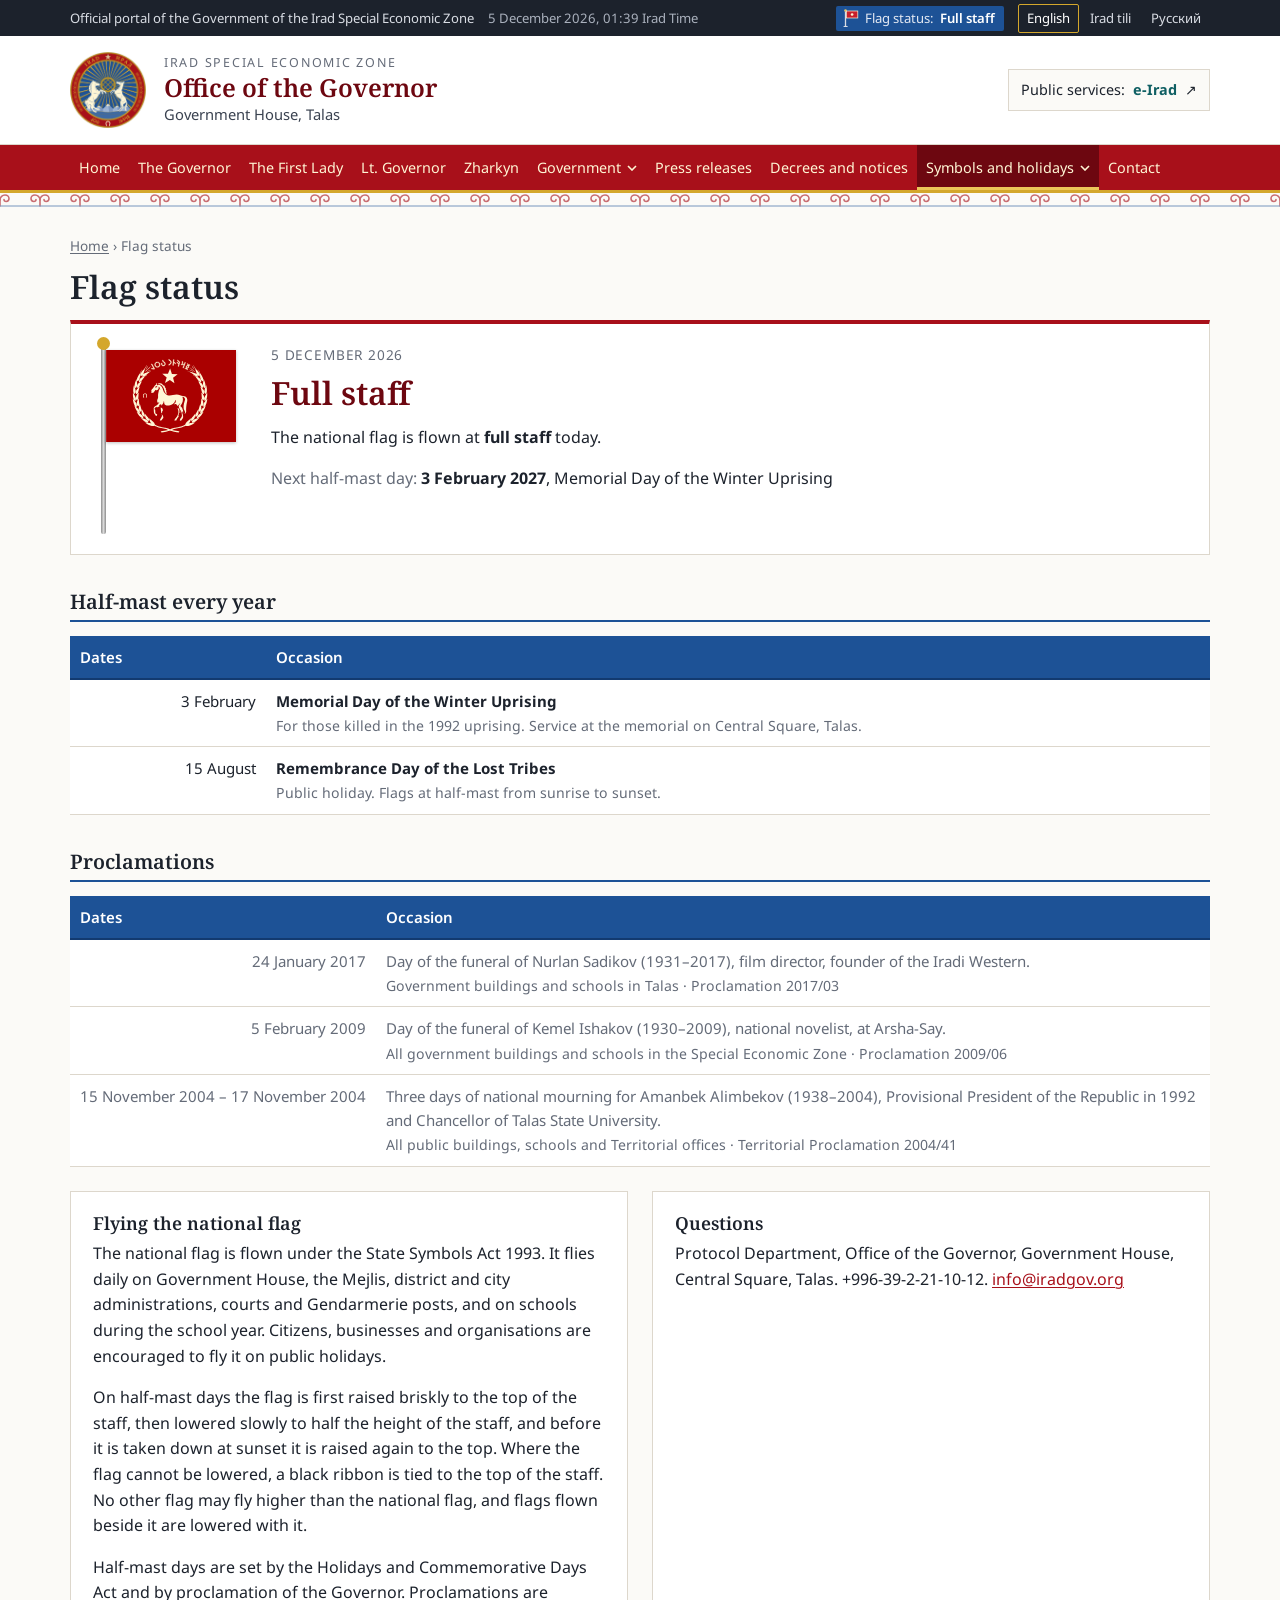
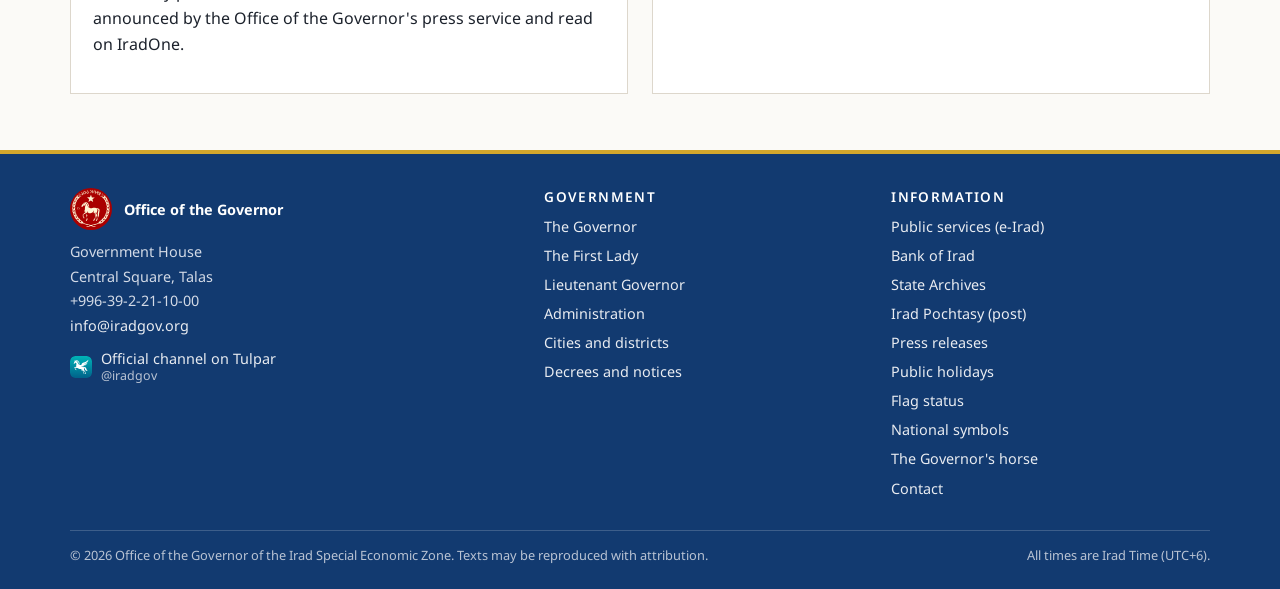
<file: flag-status.html>
<!doctype html>
<html lang="en">
<head>
<meta charset="utf-8">
<meta name="viewport" content="width=device-width, initial-scale=1">
<title>Flag status | Office of the Governor</title>
<meta name="description" content="Whether the national flag of Irad is at full staff or half-mast today, with standing half-mast days and the Governor's proclamations.">
<link rel="canonical" href="https://iradgov.org/flag-status.html">
<meta property="og:title" content="Flag status | Office of the Governor">
<meta property="og:description" content="Whether the national flag of Irad is at full staff or half-mast today, with standing half-mast days and the Governor's proclamations.">
<meta property="og:image" content="https://iradgov.org/assets/og-image.png">
<meta property="og:image:width" content="1200">
<meta property="og:image:height" content="630">
<meta property="og:image:alt" content="State Emblem of Irad: Office of the Governor, iradgov.org">
<meta name="twitter:card" content="summary_large_image">
<link rel="icon" href="/favicon.ico" sizes="any">
<link rel="icon" href="/assets/mark-tile.svg" type="image/svg+xml">
<link rel="apple-touch-icon" href="/apple-touch-icon.png">
<link rel="preconnect" href="https://fonts.googleapis.com">
<link rel="preconnect" href="https://fonts.gstatic.com" crossorigin>
<link href="https://fonts.googleapis.com/css2?family=Noto+Sans:wght@400;600;700&family=Noto+Serif:wght@500;600&display=swap" rel="stylesheet">
<link rel="stylesheet" href="/assets/site.css">
<script>window.goatcounter=new Object();goatcounter.path=p=>location.host+p;</script>
<script data-goatcounter="https://irad.goatcounter.com/count" async src="//gc.zgo.at/count.js"></script>
<script async src="https://www.googletagmanager.com/gtag/js?id=G-QTS2XFLJD7"></script>
<script>window.dataLayer=window.dataLayer||[];function gtag(){dataLayer.push(arguments);}gtag('js',new Date());gtag('config','G-QTS2XFLJD7');</script>
</head>
<body data-page="flag" data-title="flag">
<div id="top"></div>
<main id="main" class="page">
<div class="wrap">
<div class="crumbs"><a href="/" data-i18n="cHome">Home</a> › <span id="flagCrumb">Flag status</span></div>
<div id="flagPage"></div>
<noscript><h1>Flag status</h1><p>The national flag is at full staff except on 3 February, 15 August and days set by proclamation of the Governor.</p></noscript>
</div>
</main>
<div id="bottom"></div>
<noscript><p style="padding:20px;text-align:center">Office of the Governor · Government House, Central Square, Talas · <a href="/">Home</a> · <a href="/press.html">Press releases</a> · <a href="/contact.html">Contact</a></p></noscript>
<script src="/assets/i18n.js"></script>
<script src="/assets/site.js"></script>
</body>
</html>
</file>
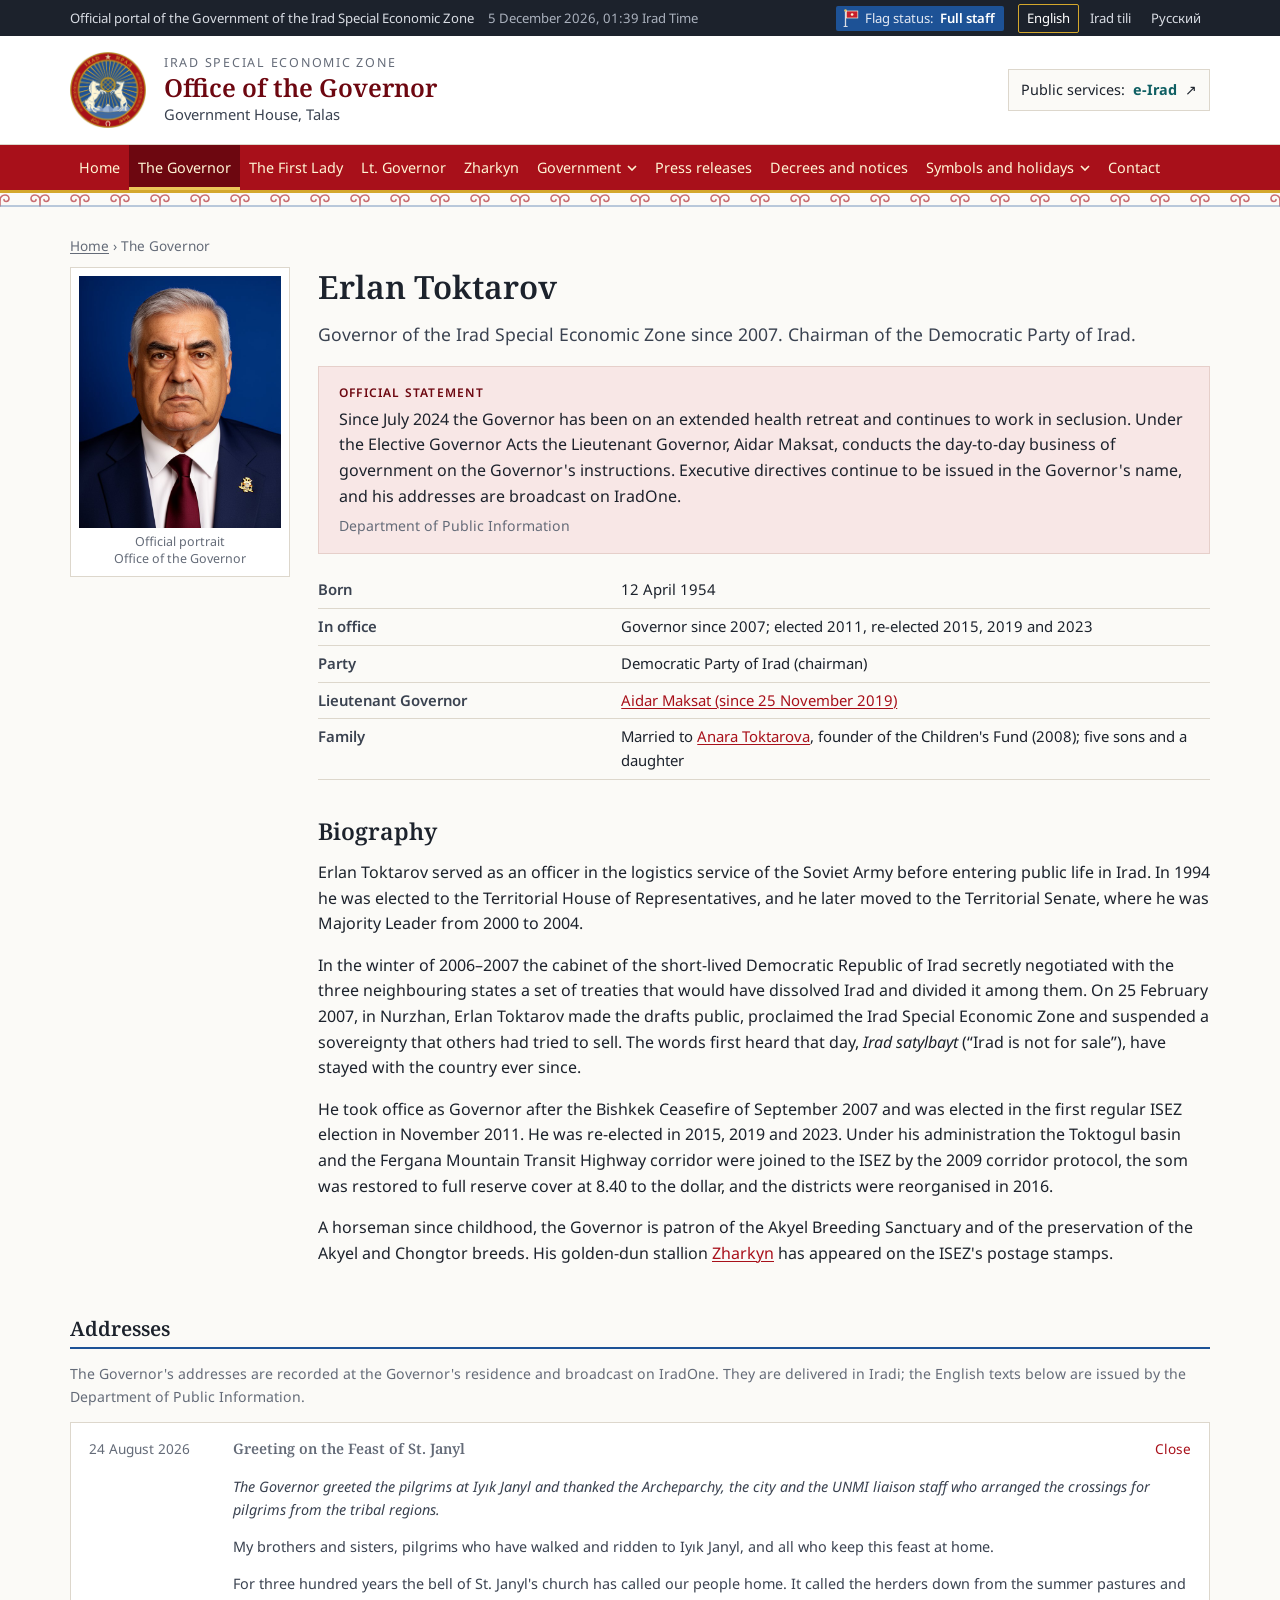
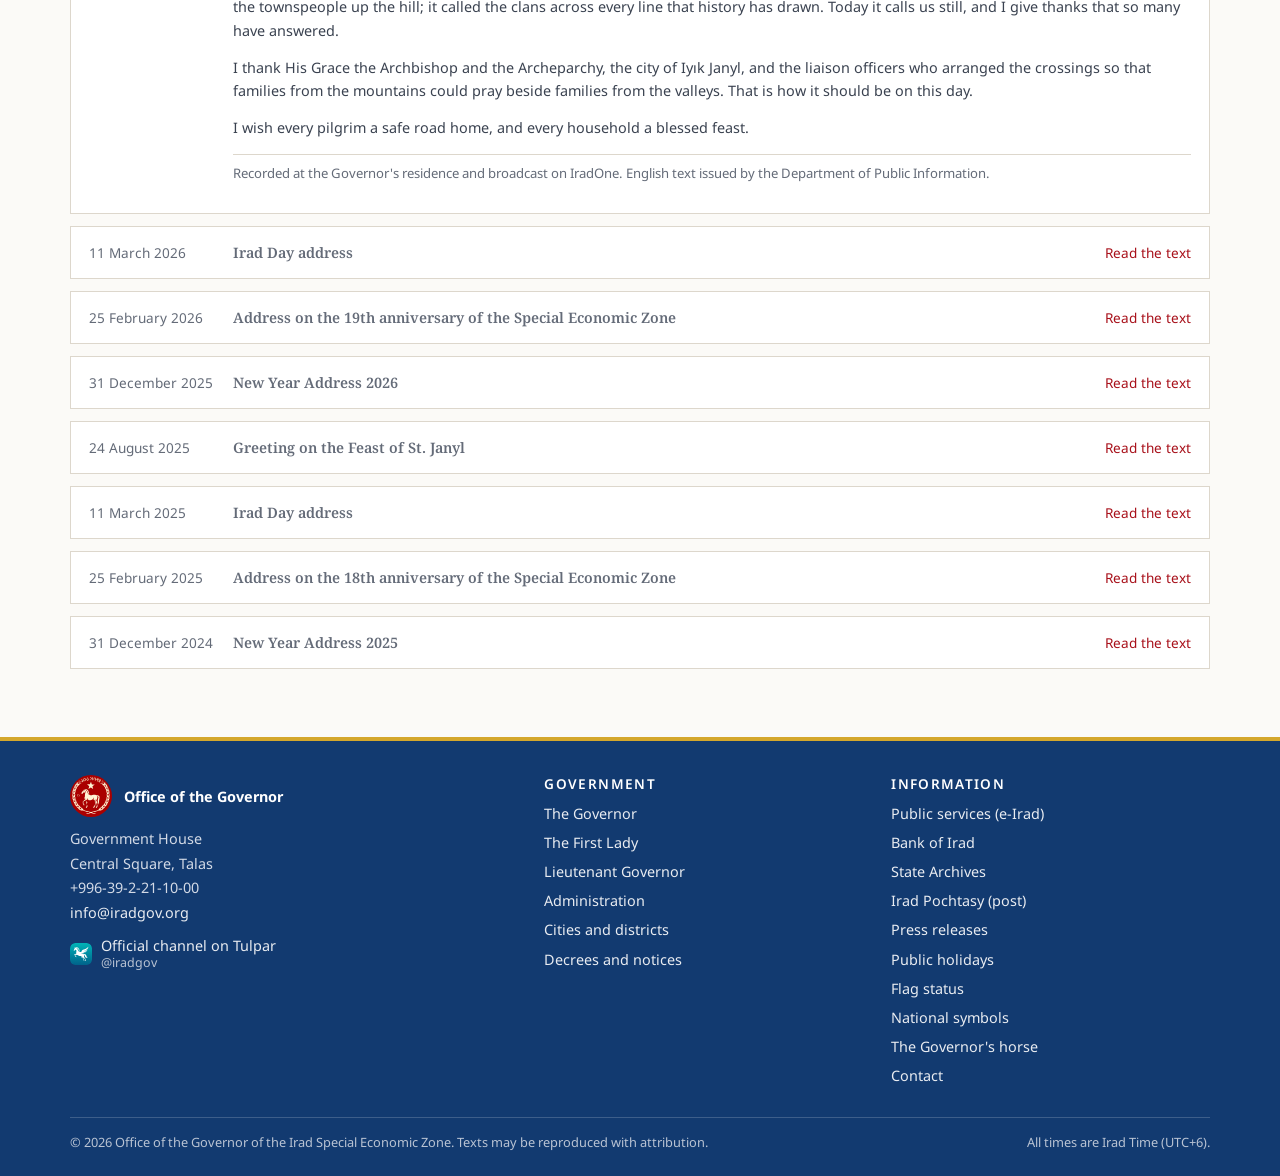
<file: governor.html>
<!doctype html>
<html lang="en">
<head>
<meta charset="utf-8">
<meta name="viewport" content="width=device-width, initial-scale=1">
<title>The Governor | Office of the Governor</title>
<meta name="description" content="Erlan Toktarov, Governor of the Irad Special Economic Zone since 2007: official biography and addresses.">
<link rel="canonical" href="https://iradgov.org/governor.html">
<meta property="og:title" content="The Governor | Office of the Governor">
<meta property="og:description" content="Erlan Toktarov, Governor of the Irad Special Economic Zone since 2007: official biography and addresses.">
<meta property="og:image" content="https://iradgov.org/assets/og-image.png">
<meta property="og:image:width" content="1200">
<meta property="og:image:height" content="630">
<meta property="og:image:alt" content="State Emblem of Irad: Office of the Governor, iradgov.org">
<meta name="twitter:card" content="summary_large_image">
<link rel="icon" href="/favicon.ico" sizes="any">
<link rel="icon" href="/assets/mark-tile.svg" type="image/svg+xml">
<link rel="apple-touch-icon" href="/apple-touch-icon.png">
<link rel="preconnect" href="https://fonts.googleapis.com">
<link rel="preconnect" href="https://fonts.gstatic.com" crossorigin>
<link href="https://fonts.googleapis.com/css2?family=Noto+Sans:wght@400;600;700&family=Noto+Serif:wght@500;600&display=swap" rel="stylesheet">
<link rel="stylesheet" href="/assets/site.css">
<script>window.goatcounter=new Object();goatcounter.path=p=>location.host+p;</script>
<script data-goatcounter="https://irad.goatcounter.com/count" async src="//gc.zgo.at/count.js"></script>
<script async src="https://www.googletagmanager.com/gtag/js?id=G-QTS2XFLJD7"></script>
<script>window.dataLayer=window.dataLayer||[];function gtag(){dataLayer.push(arguments);}gtag('js',new Date());gtag('config','G-QTS2XFLJD7');</script>
</head>
<body data-page="governor" data-title="governor">
<div id="top"></div>
<main id="main" class="page">
<div class="wrap">
<div class="crumbs"><a href="/" data-i18n="cHome">Home</a> › <span data-i18n="cGov">The Governor</span></div>

<div class="person">
  <figure class="portrait-photo"><img src="/assets/photos/governor.jpg" alt="Governor Erlan Toktarov" width="640" height="800"><figcaption data-i18n="govPortrait">Official portrait<br>Office of the Governor</figcaption></figure>
  <div>
    <h1 data-i18n="govH1">Erlan Toktarov</h1>
    <p class="lead" data-i18n="govLead">Governor of the Irad Special Economic Zone since 2007. Chairman of the Democratic Party of Irad.</p>
    <div class="statement">
      <div class="k" data-i18n="govStK">Official statement</div>
      <div data-i18n="govSt"><p style="margin:.3em 0 0">Since July 2024 the Governor has been on an extended health retreat and continues to work in seclusion. Under the Elective Governor Acts the Lieutenant Governor, Aidar Maksat, conducts the day-to-day business of government on the Governor's instructions. Executive directives continue to be issued in the Governor's name, and his addresses are broadcast on IradOne.</p><p class="small muted" style="margin:.4em 0 0">Department of Public Information</p></div>
    </div>
    <table class="facts"><tbody>
      <tr><th data-i18n="fBorn">Born</th><td data-i18n="govBorn">12 April 1954</td></tr>
      <tr><th data-i18n="fOffice">In office</th><td data-i18n="govOffice">Governor since 2007; elected 2011, re-elected 2015, 2019 and 2023</td></tr>
      <tr><th data-i18n="fParty">Party</th><td data-i18n="govParty">Democratic Party of Irad (chairman)</td></tr>
      <tr><th data-i18n="fLt">Lieutenant Governor</th><td><a href="/lieutenant-governor.html" data-i18n="govLt">Aidar Maksat (since 25 November 2019)</a></td></tr>
      <tr><th data-i18n="fFamily">Family</th><td data-i18n="govFamily">Married to <a href="/first-lady.html">Anara Toktarova</a>, founder of the Children's Fund (2008); five sons and a daughter</td></tr>
    </tbody></table>
    <div data-i18n="govBio">
      <h2>Biography</h2>
      <p>Erlan Toktarov served as an officer in the logistics service of the Soviet Army before entering public life in Irad. In 1994 he was elected to the Territorial House of Representatives, and he later moved to the Territorial Senate, where he was Majority Leader from 2000 to 2004.</p>
      <p>In the winter of 2006–2007 the cabinet of the short-lived Democratic Republic of Irad secretly negotiated with the three neighbouring states a set of treaties that would have dissolved Irad and divided it among them. On 25 February 2007, in Nurzhan, Erlan Toktarov made the drafts public, proclaimed the Irad Special Economic Zone and suspended a sovereignty that others had tried to sell. The words first heard that day, <i>Irad satylbayt</i> (“Irad is not for sale”), have stayed with the country ever since.</p>
      <p>He took office as Governor after the Bishkek Ceasefire of September 2007 and was elected in the first regular ISEZ election in November 2011. He was re-elected in 2015, 2019 and 2023. Under his administration the Toktogul basin and the Fergana Mountain Transit Highway corridor were joined to the ISEZ by the 2009 corridor protocol, the som was restored to full reserve cover at 8.40 to the dollar, and the districts were reorganised in 2016.</p>
      <p>A horseman since childhood, the Governor is patron of the Akyel Breeding Sanctuary and of the preservation of the Akyel and Chongtor breeds. His golden-dun stallion <a href="/zharkyn.html">Zharkyn</a> has appeared on the ISEZ's postage stamps.</p>
    </div>
  </div>
</div>
<div class="sect-h" id="addresses"><h2 data-i18n="govAddrListH">Addresses</h2></div>
<p class="muted small" data-i18n="govAddrIntro">The Governor's addresses are recorded at the Governor's residence and broadcast on IradOne. They are delivered in Iradi; the English texts below are issued by the Department of Public Information.</p>
<div id="addrlist" class="loading">…</div>
</div>
</main>
<div id="bottom"></div>
<noscript><p style="padding:20px;text-align:center">Office of the Governor · Government House, Central Square, Talas · <a href="/">Home</a> · <a href="/press.html">Press releases</a> · <a href="/contact.html">Contact</a></p></noscript>
<script src="/assets/i18n.js"></script>
<script src="/assets/site.js"></script>
</body>
</html>
</file>
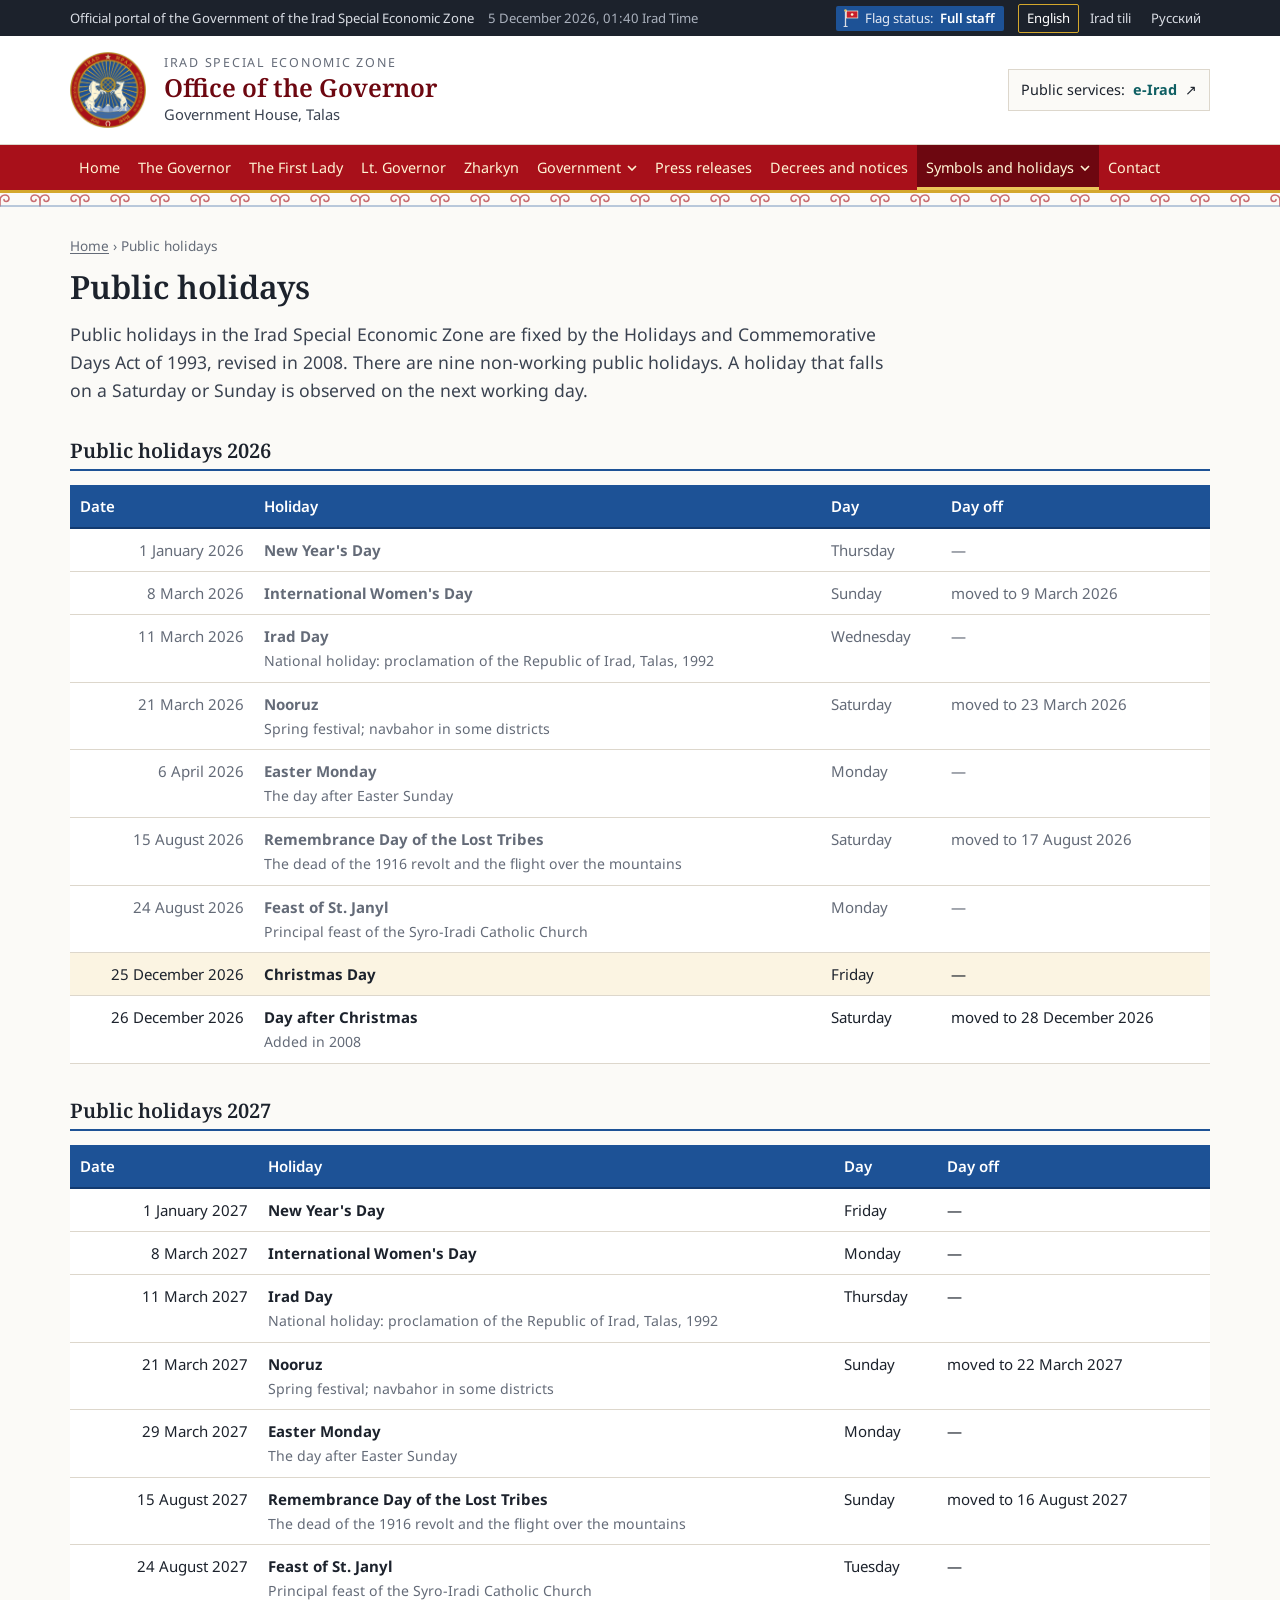
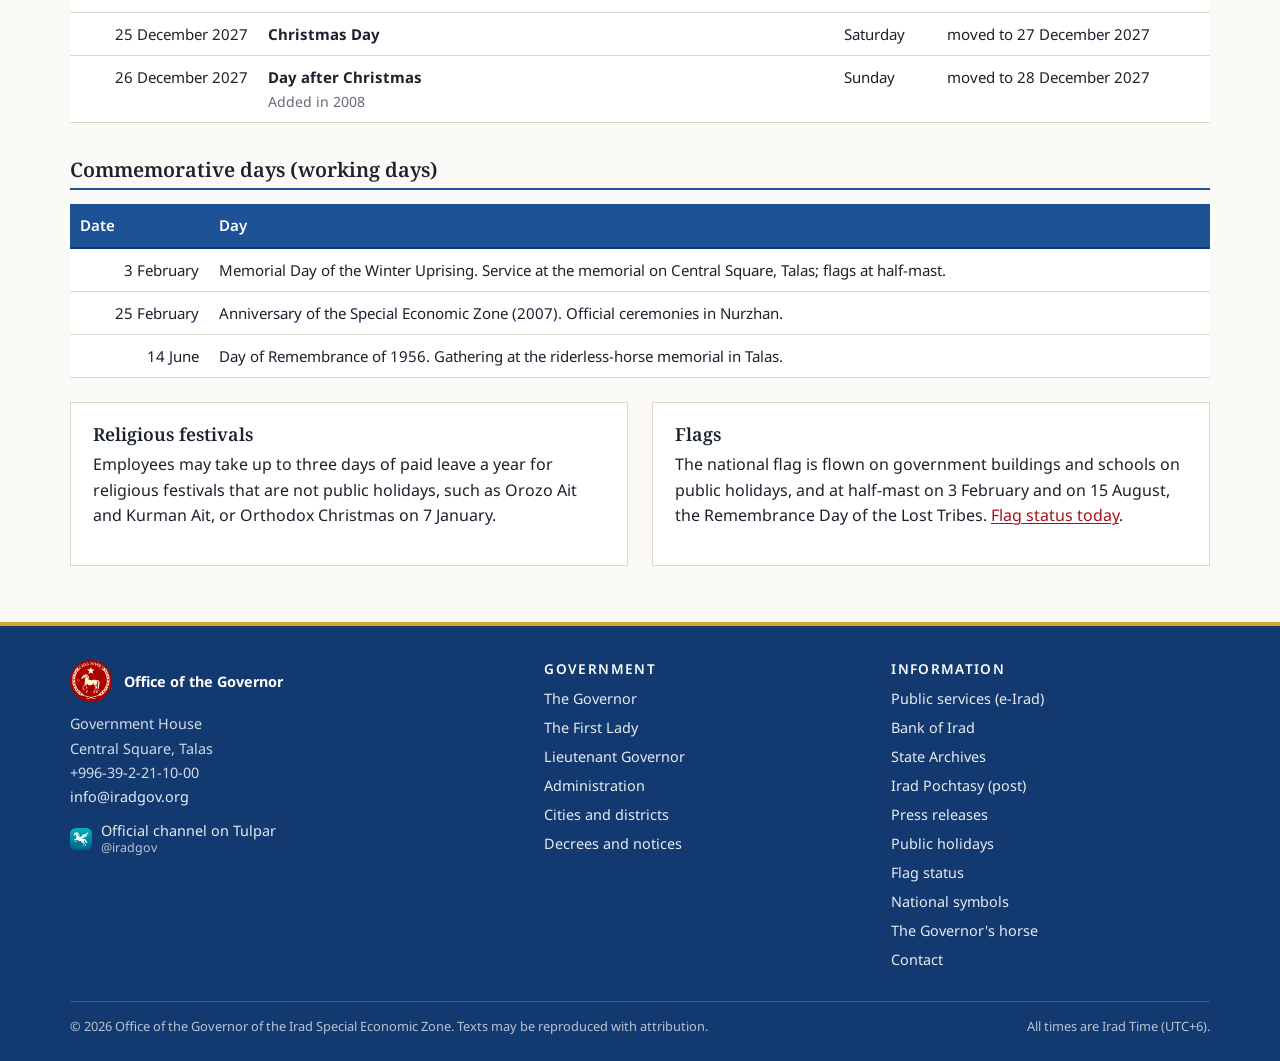
<file: holidays.html>
<!doctype html>
<html lang="en">
<head>
<meta charset="utf-8">
<meta name="viewport" content="width=device-width, initial-scale=1">
<title>Public holidays | Office of the Governor</title>
<meta name="description" content="Public holidays and commemorative days in the Irad Special Economic Zone under the Holidays and Commemorative Days Act.">
<link rel="canonical" href="https://iradgov.org/holidays.html">
<meta property="og:title" content="Public holidays | Office of the Governor">
<meta property="og:description" content="Public holidays and commemorative days in the Irad Special Economic Zone under the Holidays and Commemorative Days Act.">
<meta property="og:image" content="https://iradgov.org/assets/og-image.png">
<meta property="og:image:width" content="1200">
<meta property="og:image:height" content="630">
<meta property="og:image:alt" content="State Emblem of Irad: Office of the Governor, iradgov.org">
<meta name="twitter:card" content="summary_large_image">
<link rel="icon" href="/favicon.ico" sizes="any">
<link rel="icon" href="/assets/mark-tile.svg" type="image/svg+xml">
<link rel="apple-touch-icon" href="/apple-touch-icon.png">
<link rel="preconnect" href="https://fonts.googleapis.com">
<link rel="preconnect" href="https://fonts.gstatic.com" crossorigin>
<link href="https://fonts.googleapis.com/css2?family=Noto+Sans:wght@400;600;700&family=Noto+Serif:wght@500;600&display=swap" rel="stylesheet">
<link rel="stylesheet" href="/assets/site.css">
<script>window.goatcounter=new Object();goatcounter.path=p=>location.host+p;</script>
<script data-goatcounter="https://irad.goatcounter.com/count" async src="//gc.zgo.at/count.js"></script>
<script async src="https://www.googletagmanager.com/gtag/js?id=G-QTS2XFLJD7"></script>
<script>window.dataLayer=window.dataLayer||[];function gtag(){dataLayer.push(arguments);}gtag('js',new Date());gtag('config','G-QTS2XFLJD7');</script>
</head>
<body data-page="holidays" data-title="holidays">
<div id="top"></div>
<main id="main" class="page">
<div class="wrap">
<div class="crumbs"><a href="/" data-i18n="cHome">Home</a> › <span data-i18n="cHol">Public holidays</span></div>

<h1 data-i18n="hoH1">Public holidays</h1>
<p class="lead" data-i18n="hoLead">Public holidays in the Irad Special Economic Zone are fixed by the Holidays and Commemorative Days Act of 1993, revised in 2008. There are nine non-working public holidays. A holiday that falls on a Saturday or Sunday is observed on the next working day.</p>
<div id="hol"></div>
<div class="sect-h"><h2 data-i18n="hoCommH">Commemorative days (working days)</h2></div>
<div class="tbl-wrap"><table class="data"><thead><tr><th data-i18n="holDateH">Date</th><th data-i18n="holNameH">Day</th></tr></thead><tbody>
<tr><td class="num" data-i18n="hc1d">3 February</td><td data-i18n="hc1">Memorial Day of the Winter Uprising. Service at the memorial on Central Square, Talas; flags at half-mast.</td></tr>
<tr><td class="num" data-i18n="hc2d">25 February</td><td data-i18n="hc2">Anniversary of the Special Economic Zone (2007). Official ceremonies in Nurzhan.</td></tr>
<tr><td class="num" data-i18n="hc3d">14 June</td><td data-i18n="hc3">Day of Remembrance of 1956. Gathering at the riderless-horse memorial in Talas.</td></tr>
</tbody></table></div>
<div class="grid g-2" style="margin-top:24px">
  <div class="card"><h3 data-i18n="hoRelH">Religious festivals</h3><p data-i18n="hoRel">Employees may take up to three days of paid leave a year for religious festivals that are not public holidays, such as Orozo Ait and Kurman Ait, or Orthodox Christmas on 7 January.</p></div>
  <div class="card"><h3 data-i18n="hoFlagH">Flags</h3><p data-i18n="hoFlag">The national flag is flown on government buildings and schools on public holidays, and at half-mast on 3 February and on 15 August, the Remembrance Day of the Lost Tribes. <a href="/flag-status.html">Flag status today</a>.</p></div>
</div>
</div>
</main>
<div id="bottom"></div>
<noscript><p style="padding:20px;text-align:center">Office of the Governor · Government House, Central Square, Talas · <a href="/">Home</a> · <a href="/press.html">Press releases</a> · <a href="/contact.html">Contact</a></p></noscript>
<script src="/assets/i18n.js"></script>
<script src="/assets/site.js"></script>
</body>
</html>
</file>
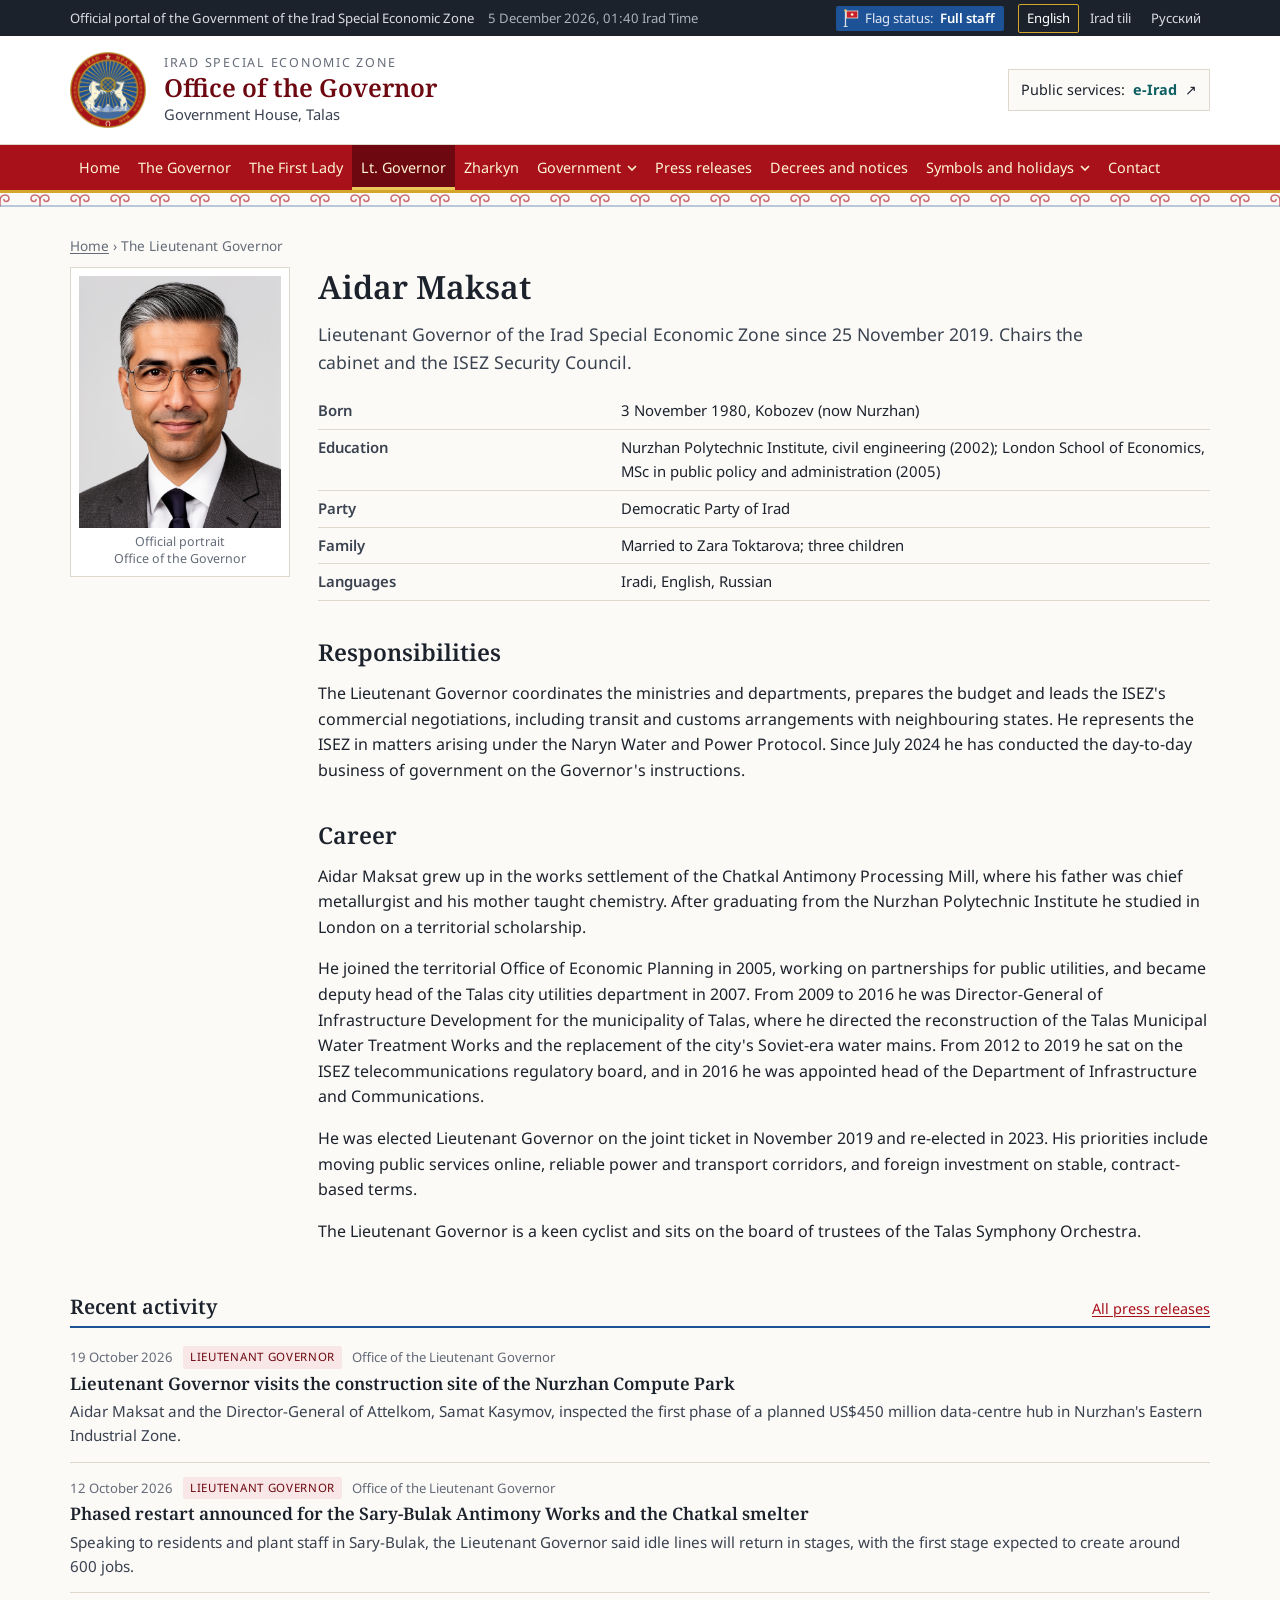
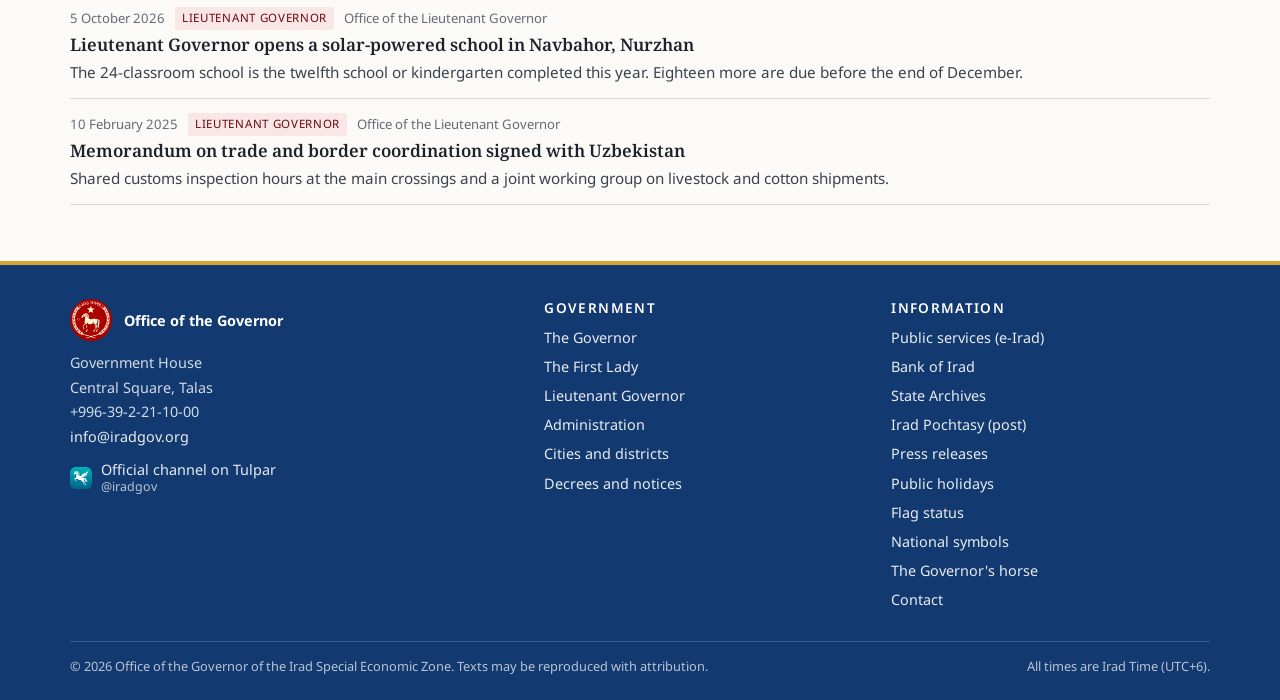
<file: lieutenant-governor.html>
<!doctype html>
<html lang="en">
<head>
<meta charset="utf-8">
<meta name="viewport" content="width=device-width, initial-scale=1">
<title>The Lieutenant Governor | Office of the Governor</title>
<meta name="description" content="Aidar Maksat, Lieutenant Governor of the Irad Special Economic Zone since 2019: biography and recent activity.">
<link rel="canonical" href="https://iradgov.org/lieutenant-governor.html">
<meta property="og:title" content="The Lieutenant Governor | Office of the Governor">
<meta property="og:description" content="Aidar Maksat, Lieutenant Governor of the Irad Special Economic Zone since 2019: biography and recent activity.">
<meta property="og:image" content="https://iradgov.org/assets/og-image.png">
<meta property="og:image:width" content="1200">
<meta property="og:image:height" content="630">
<meta property="og:image:alt" content="State Emblem of Irad: Office of the Governor, iradgov.org">
<meta name="twitter:card" content="summary_large_image">
<link rel="icon" href="/favicon.ico" sizes="any">
<link rel="icon" href="/assets/mark-tile.svg" type="image/svg+xml">
<link rel="apple-touch-icon" href="/apple-touch-icon.png">
<link rel="preconnect" href="https://fonts.googleapis.com">
<link rel="preconnect" href="https://fonts.gstatic.com" crossorigin>
<link href="https://fonts.googleapis.com/css2?family=Noto+Sans:wght@400;600;700&family=Noto+Serif:wght@500;600&display=swap" rel="stylesheet">
<link rel="stylesheet" href="/assets/site.css">
<script>window.goatcounter=new Object();goatcounter.path=p=>location.host+p;</script>
<script data-goatcounter="https://irad.goatcounter.com/count" async src="//gc.zgo.at/count.js"></script>
<script async src="https://www.googletagmanager.com/gtag/js?id=G-QTS2XFLJD7"></script>
<script>window.dataLayer=window.dataLayer||[];function gtag(){dataLayer.push(arguments);}gtag('js',new Date());gtag('config','G-QTS2XFLJD7');</script>
</head>
<body data-page="ltgov" data-title="ltgov">
<div id="top"></div>
<main id="main" class="page">
<div class="wrap">
<div class="crumbs"><a href="/" data-i18n="cHome">Home</a> › <span data-i18n="cLt">The Lieutenant Governor</span></div>

<div class="person">
  <figure class="portrait-photo"><img src="/assets/photos/lieutenant-governor.jpg" alt="Lieutenant Governor Aidar Maksat" width="640" height="800"><figcaption data-i18n="govPortrait">Official portrait<br>Office of the Governor</figcaption></figure>
  <div>
    <h1 data-i18n="ltH1">Aidar Maksat</h1>
    <p class="lead" data-i18n="ltLead">Lieutenant Governor of the Irad Special Economic Zone since 25 November 2019. Chairs the cabinet and the ISEZ Security Council.</p>
    <table class="facts"><tbody>
      <tr><th data-i18n="fBorn">Born</th><td data-i18n="ltBorn">3 November 1980, Kobozev (now Nurzhan)</td></tr>
      <tr><th data-i18n="fEdu">Education</th><td data-i18n="ltEdu">Nurzhan Polytechnic Institute, civil engineering (2002); London School of Economics, MSc in public policy and administration (2005)</td></tr>
      <tr><th data-i18n="fParty">Party</th><td data-i18n="ltParty">Democratic Party of Irad</td></tr>
      <tr><th data-i18n="fFamily">Family</th><td data-i18n="ltFamily">Married to Zara Toktarova; three children</td></tr>
      <tr><th data-i18n="fLangs">Languages</th><td data-i18n="ltLangs">Iradi, English, Russian</td></tr>
    </tbody></table>
    <div data-i18n="ltBio">
      <h2>Responsibilities</h2>
      <p>The Lieutenant Governor coordinates the ministries and departments, prepares the budget and leads the ISEZ's commercial negotiations, including transit and customs arrangements with neighbouring states. He represents the ISEZ in matters arising under the Naryn Water and Power Protocol. Since July 2024 he has conducted the day-to-day business of government on the Governor's instructions.</p>
      <h2>Career</h2>
      <p>Aidar Maksat grew up in the works settlement of the Chatkal Antimony Processing Mill, where his father was chief metallurgist and his mother taught chemistry. After graduating from the Nurzhan Polytechnic Institute he studied in London on a territorial scholarship.</p>
      <p>He joined the territorial Office of Economic Planning in 2005, working on partnerships for public utilities, and became deputy head of the Talas city utilities department in 2007. From 2009 to 2016 he was Director-General of Infrastructure Development for the municipality of Talas, where he directed the reconstruction of the Talas Municipal Water Treatment Works and the replacement of the city's Soviet-era water mains. From 2012 to 2019 he sat on the ISEZ telecommunications regulatory board, and in 2016 he was appointed head of the Department of Infrastructure and Communications.</p>
      <p>He was elected Lieutenant Governor on the joint ticket in November 2019 and re-elected in 2023. His priorities include moving public services online, reliable power and transport corridors, and foreign investment on stable, contract-based terms.</p>
      <p>The Lieutenant Governor is a keen cyclist and sits on the board of trustees of the Talas Symphony Orchestra.</p>
    </div>
  </div>
</div>
<div class="sect-h"><h2 data-i18n="ltActH">Recent activity</h2><a href="/press.html" data-i18n="homeAllPress">All press releases</a></div>
<div id="lgactivity" class="loading">…</div>
</div>
</main>
<div id="bottom"></div>
<noscript><p style="padding:20px;text-align:center">Office of the Governor · Government House, Central Square, Talas · <a href="/">Home</a> · <a href="/press.html">Press releases</a> · <a href="/contact.html">Contact</a></p></noscript>
<script src="/assets/i18n.js"></script>
<script src="/assets/site.js"></script>
</body>
</html>
</file>
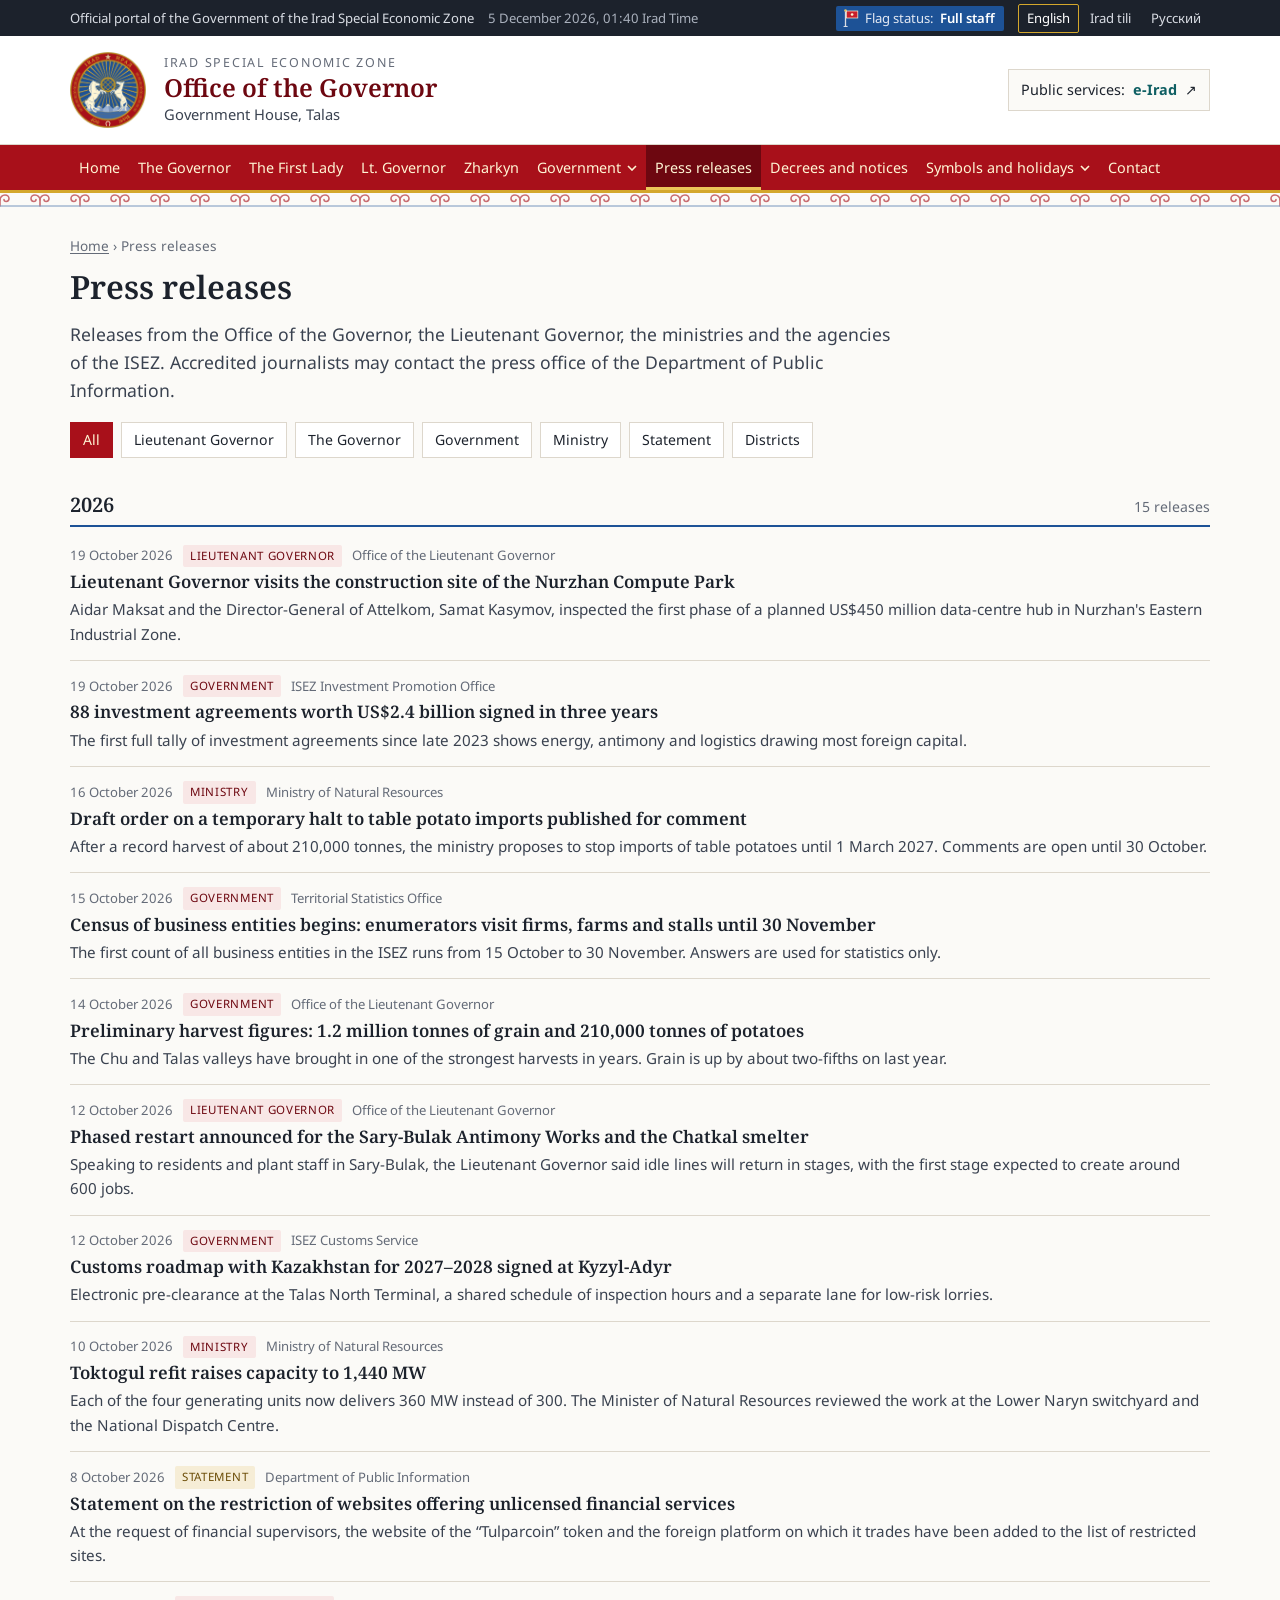
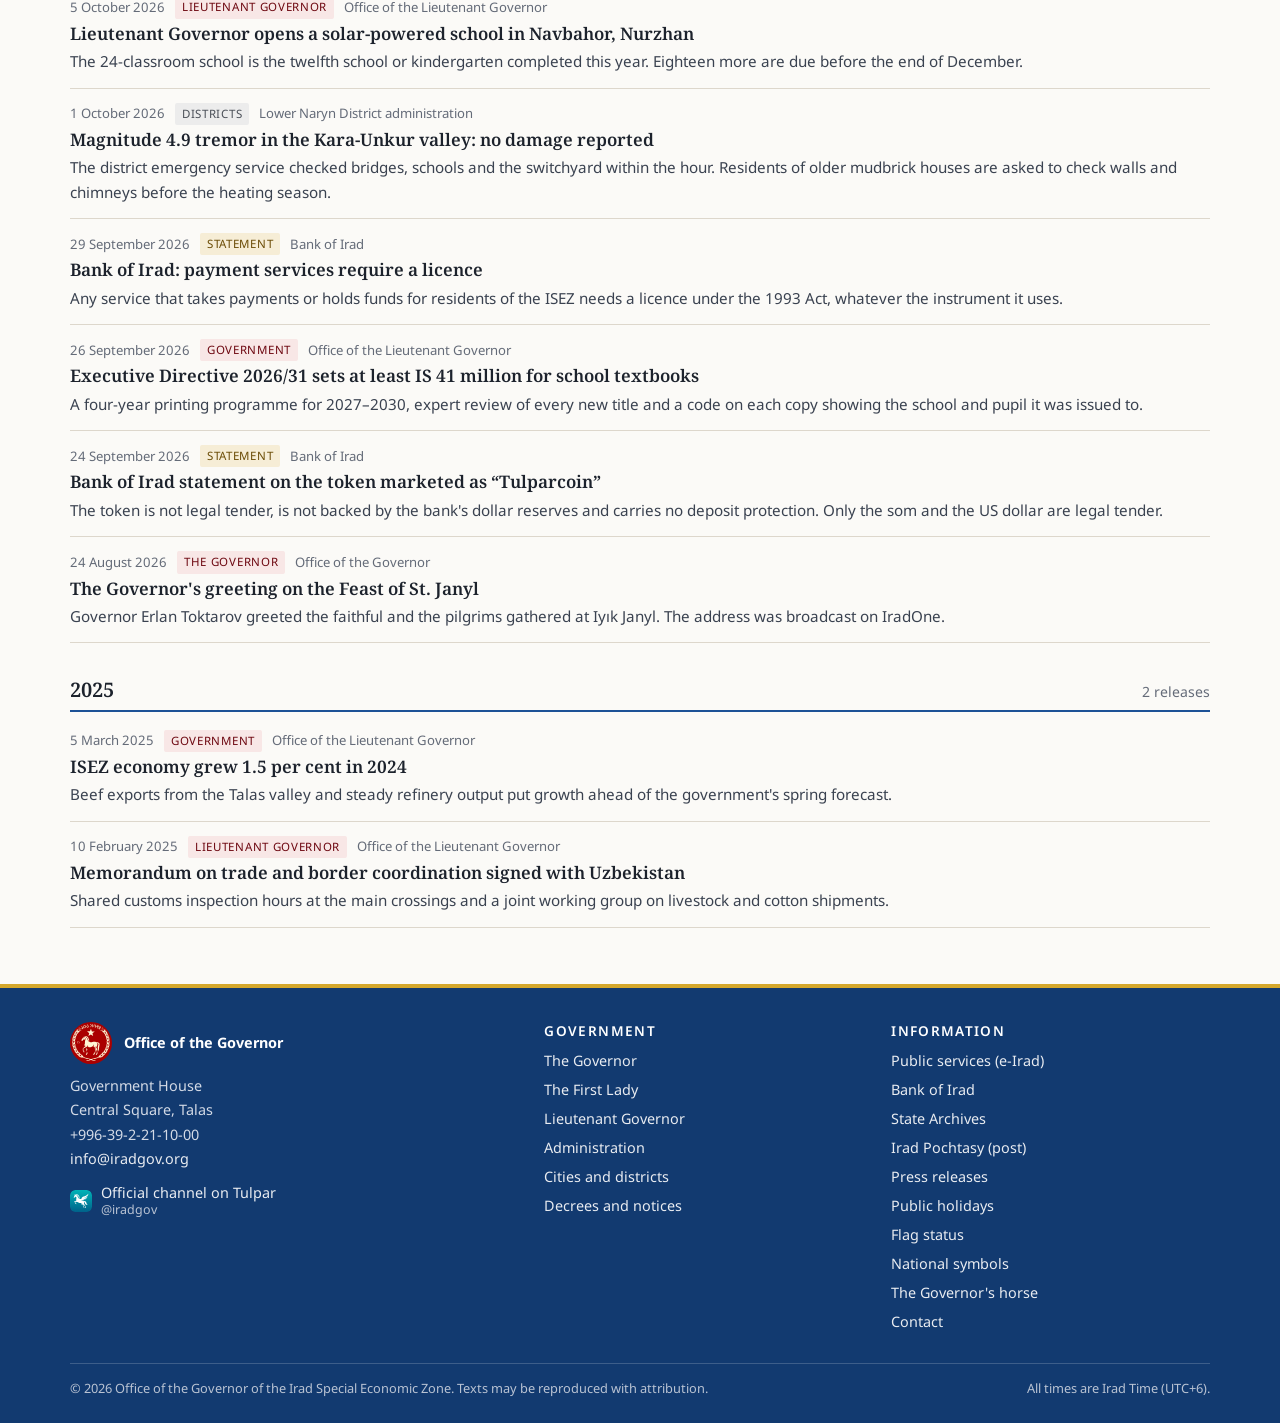
<file: press.html>
<!doctype html>
<html lang="en">
<head>
<meta charset="utf-8">
<meta name="viewport" content="width=device-width, initial-scale=1">
<title>Press releases | Office of the Governor</title>
<meta name="description" content="Press releases of the Office of the Governor, the Lieutenant Governor, ministries and agencies of the Irad Special Economic Zone.">
<link rel="canonical" href="https://iradgov.org/press.html">
<meta property="og:title" content="Press releases | Office of the Governor">
<meta property="og:description" content="Press releases of the Office of the Governor, the Lieutenant Governor, ministries and agencies of the Irad Special Economic Zone.">
<meta property="og:image" content="https://iradgov.org/assets/og-image.png">
<meta property="og:image:width" content="1200">
<meta property="og:image:height" content="630">
<meta property="og:image:alt" content="State Emblem of Irad: Office of the Governor, iradgov.org">
<meta name="twitter:card" content="summary_large_image">
<link rel="icon" href="/favicon.ico" sizes="any">
<link rel="icon" href="/assets/mark-tile.svg" type="image/svg+xml">
<link rel="apple-touch-icon" href="/apple-touch-icon.png">
<link rel="preconnect" href="https://fonts.googleapis.com">
<link rel="preconnect" href="https://fonts.gstatic.com" crossorigin>
<link href="https://fonts.googleapis.com/css2?family=Noto+Sans:wght@400;600;700&family=Noto+Serif:wght@500;600&display=swap" rel="stylesheet">
<link rel="stylesheet" href="/assets/site.css">
<script>window.goatcounter=new Object();goatcounter.path=p=>location.host+p;</script>
<script data-goatcounter="https://irad.goatcounter.com/count" async src="//gc.zgo.at/count.js"></script>
<script async src="https://www.googletagmanager.com/gtag/js?id=G-QTS2XFLJD7"></script>
<script>window.dataLayer=window.dataLayer||[];function gtag(){dataLayer.push(arguments);}gtag('js',new Date());gtag('config','G-QTS2XFLJD7');</script>
</head>
<body data-page="press" data-title="press">
<div id="top"></div>
<main id="main" class="page">
<div class="wrap">
<div class="crumbs"><a href="/" data-i18n="cHome">Home</a> › <span data-i18n="cPress">Press releases</span></div>

<h1 data-i18n="prH1">Press releases</h1>
<p class="lead" data-i18n="prLead">Releases from the Office of the Governor, the Lieutenant Governor, the ministries and the agencies of the ISEZ. Accredited journalists may contact the press office of the Department of Public Information.</p>
<div class="filters" id="pressfilters" role="group"></div>
<div id="presslist" class="loading">…</div>
</div>
</main>
<div id="bottom"></div>
<noscript><p style="padding:20px;text-align:center">Office of the Governor · Government House, Central Square, Talas · <a href="/">Home</a> · <a href="/press.html">Press releases</a> · <a href="/contact.html">Contact</a></p></noscript>
<script src="/assets/i18n.js"></script>
<script src="/assets/site.js"></script>
</body>
</html>
</file>
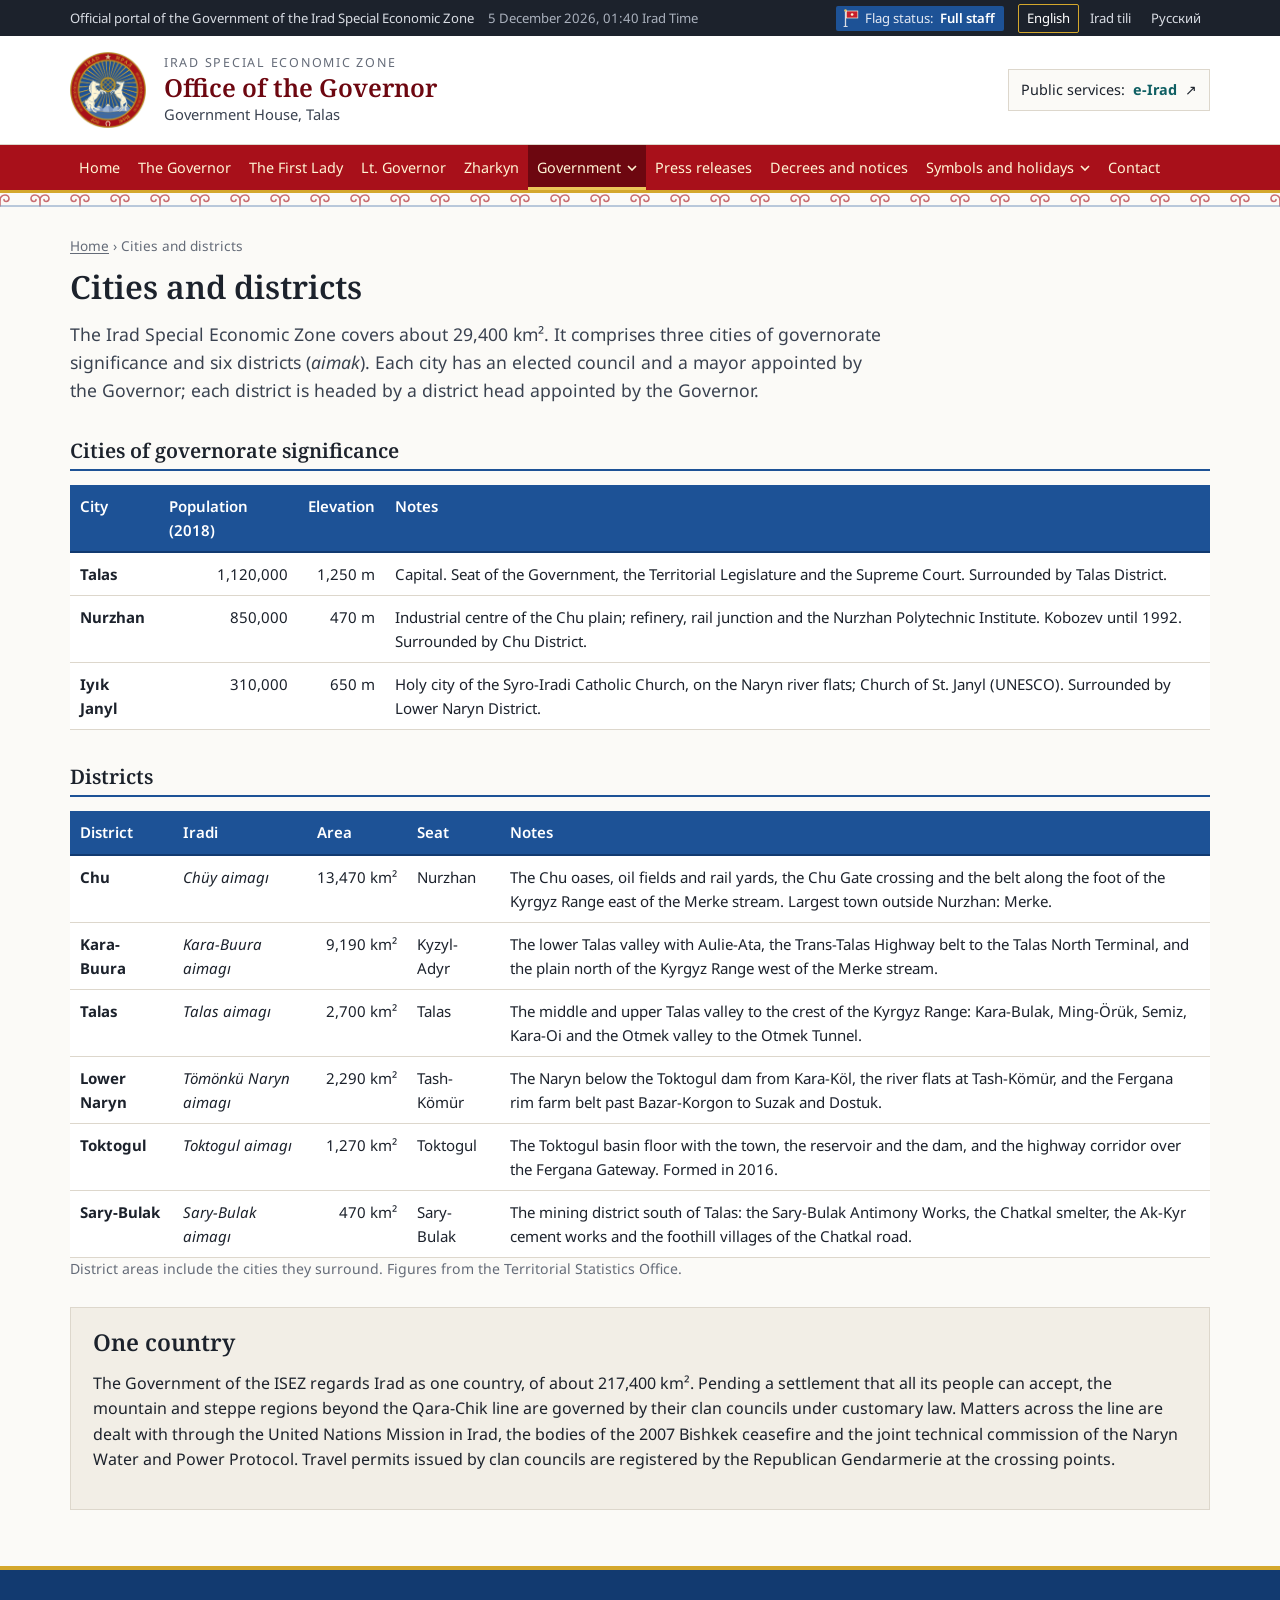
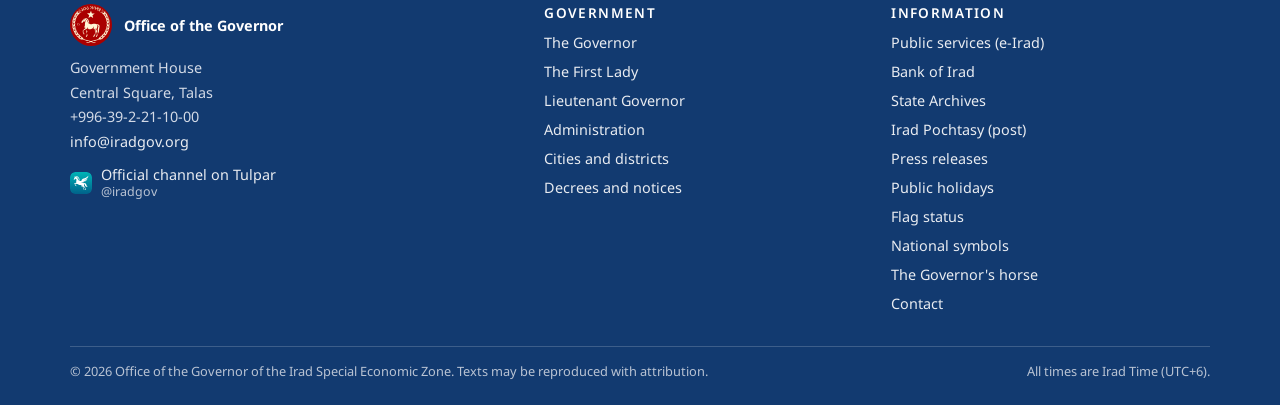
<file: regions.html>
<!doctype html>
<html lang="en">
<head>
<meta charset="utf-8">
<meta name="viewport" content="width=device-width, initial-scale=1">
<title>Cities and districts | Office of the Governor</title>
<meta name="description" content="The three cities of governorate significance and the six districts of the Irad Special Economic Zone.">
<link rel="canonical" href="https://iradgov.org/regions.html">
<meta property="og:title" content="Cities and districts | Office of the Governor">
<meta property="og:description" content="The three cities of governorate significance and the six districts of the Irad Special Economic Zone.">
<meta property="og:image" content="https://iradgov.org/assets/og-image.png">
<meta property="og:image:width" content="1200">
<meta property="og:image:height" content="630">
<meta property="og:image:alt" content="State Emblem of Irad: Office of the Governor, iradgov.org">
<meta name="twitter:card" content="summary_large_image">
<link rel="icon" href="/favicon.ico" sizes="any">
<link rel="icon" href="/assets/mark-tile.svg" type="image/svg+xml">
<link rel="apple-touch-icon" href="/apple-touch-icon.png">
<link rel="preconnect" href="https://fonts.googleapis.com">
<link rel="preconnect" href="https://fonts.gstatic.com" crossorigin>
<link href="https://fonts.googleapis.com/css2?family=Noto+Sans:wght@400;600;700&family=Noto+Serif:wght@500;600&display=swap" rel="stylesheet">
<link rel="stylesheet" href="/assets/site.css">
<script>window.goatcounter=new Object();goatcounter.path=p=>location.host+p;</script>
<script data-goatcounter="https://irad.goatcounter.com/count" async src="//gc.zgo.at/count.js"></script>
<script async src="https://www.googletagmanager.com/gtag/js?id=G-QTS2XFLJD7"></script>
<script>window.dataLayer=window.dataLayer||[];function gtag(){dataLayer.push(arguments);}gtag('js',new Date());gtag('config','G-QTS2XFLJD7');</script>
</head>
<body data-page="regions" data-title="regions">
<div id="top"></div>
<main id="main" class="page">
<div class="wrap">
<div class="crumbs"><a href="/" data-i18n="cHome">Home</a> › <span data-i18n="cRegions">Cities and districts</span></div>

<h1 data-i18n="rgH1">Cities and districts</h1>
<p class="lead" data-i18n="rgLead">The Irad Special Economic Zone covers about 29,400 km². It comprises three cities of governorate significance and six districts (<i>aimak</i>). Each city has an elected council and a mayor appointed by the Governor; each district is headed by a district head appointed by the Governor.</p>
<div class="sect-h"><h2 data-i18n="rgCitiesH">Cities of governorate significance</h2></div>
<div class="tbl-wrap"><table class="data"><thead><tr><th data-i18n="thCity">City</th><th class="num" data-i18n="thPop">Population (2018)</th><th class="num" data-i18n="thElev">Elevation</th><th data-i18n="thNotes">Notes</th></tr></thead><tbody>
<tr><td><strong data-i18n="cityT">Talas</strong></td><td class="num" data-i18n="popT">1,120,000</td><td class="num">1,250 m</td><td data-i18n="rgTalas">Capital. Seat of the Government, the Territorial Legislature and the Supreme Court. Surrounded by Talas District.</td></tr>
<tr><td><strong data-i18n="cityN">Nurzhan</strong></td><td class="num" data-i18n="popN">850,000</td><td class="num">470 m</td><td data-i18n="rgNurzhan">Industrial centre of the Chu plain; refinery, rail junction and the Nurzhan Polytechnic Institute. Kobozev until 1992. Surrounded by Chu District.</td></tr>
<tr><td><strong data-i18n="cityIJ">Iyık Janyl</strong></td><td class="num" data-i18n="popIJ">310,000</td><td class="num">650 m</td><td data-i18n="rgIJ">Holy city of the Syro-Iradi Catholic Church, on the Naryn river flats; Church of St. Janyl (UNESCO). Surrounded by Lower Naryn District.</td></tr>
</tbody></table></div>
<div class="sect-h"><h2 data-i18n="rgDistH">Districts</h2></div>
<div class="tbl-wrap"><table class="data"><thead><tr><th data-i18n="thDistrict">District</th><th data-i18n="thIradi">Iradi</th><th class="num" data-i18n="thArea">Area</th><th data-i18n="thSeat">Seat</th><th data-i18n="thNotes">Notes</th></tr></thead><tbody>
<tr><td><strong data-i18n="dnChu">Chu</strong></td><td><i>Chüy aimagı</i></td><td class="num">13,470 km²</td><td data-i18n="cityN">Nurzhan</td><td data-i18n="rgChu">The Chu oases, oil fields and rail yards, the Chu Gate crossing and the belt along the foot of the Kyrgyz Range east of the Merke stream. Largest town outside Nurzhan: Merke.</td></tr>
<tr><td><strong data-i18n="dnKB">Kara-Buura</strong></td><td><i>Kara-Buura aimagı</i></td><td class="num">9,190 km²</td><td data-i18n="seatKA">Kyzyl-Adyr</td><td data-i18n="rgKB">The lower Talas valley with Aulie-Ata, the Trans-Talas Highway belt to the Talas North Terminal, and the plain north of the Kyrgyz Range west of the Merke stream.</td></tr>
<tr><td><strong data-i18n="dnTalas">Talas</strong></td><td><i>Talas aimagı</i></td><td class="num">2,700 km²</td><td data-i18n="cityT">Talas</td><td data-i18n="rgTalasD">The middle and upper Talas valley to the crest of the Kyrgyz Range: Kara-Bulak, Ming-Örük, Semiz, Kara-Oi and the Otmek valley to the Otmek Tunnel.</td></tr>
<tr><td><strong data-i18n="dnLN">Lower Naryn</strong></td><td><i>Tömönkü Naryn aimagı</i></td><td class="num">2,290 km²</td><td data-i18n="seatTK">Tash-Kömür</td><td data-i18n="rgLN">The Naryn below the Toktogul dam from Kara-Köl, the river flats at Tash-Kömür, and the Fergana rim farm belt past Bazar-Korgon to Suzak and Dostuk.</td></tr>
<tr><td><strong data-i18n="dnTok">Toktogul</strong></td><td><i>Toktogul aimagı</i></td><td class="num">1,270 km²</td><td data-i18n="seatTo">Toktogul</td><td data-i18n="rgTok">The Toktogul basin floor with the town, the reservoir and the dam, and the highway corridor over the Fergana Gateway. Formed in 2016.</td></tr>
<tr><td><strong data-i18n="dnSB">Sary-Bulak</strong></td><td><i>Sary-Bulak aimagı</i></td><td class="num">470 km²</td><td data-i18n="seatSB">Sary-Bulak</td><td data-i18n="rgSB">The mining district south of Talas: the Sary-Bulak Antimony Works, the Chatkal smelter, the Ak-Kyr cement works and the foothill villages of the Chatkal road.</td></tr>
</tbody></table></div>
<p class="small muted" data-i18n="rgAreaNote">District areas include the cities they surround. Figures from the Territorial Statistics Office.</p>
<div class="card tone" style="margin-top:26px">
  <h2 data-i18n="rgAtrH">One country</h2>
  <div data-i18n="rgAtrP"><p>The Government of the ISEZ regards Irad as one country, of about 217,400 km². Pending a settlement that all its people can accept, the mountain and steppe regions beyond the Qara-Chik line are governed by their clan councils under customary law. Matters across the line are dealt with through the United Nations Mission in Irad, the bodies of the 2007 Bishkek ceasefire and the joint technical commission of the Naryn Water and Power Protocol. Travel permits issued by clan councils are registered by the Republican Gendarmerie at the crossing points.</p></div>
</div>
</div>
</main>
<div id="bottom"></div>
<noscript><p style="padding:20px;text-align:center">Office of the Governor · Government House, Central Square, Talas · <a href="/">Home</a> · <a href="/press.html">Press releases</a> · <a href="/contact.html">Contact</a></p></noscript>
<script src="/assets/i18n.js"></script>
<script src="/assets/site.js"></script>
</body>
</html>
</file>
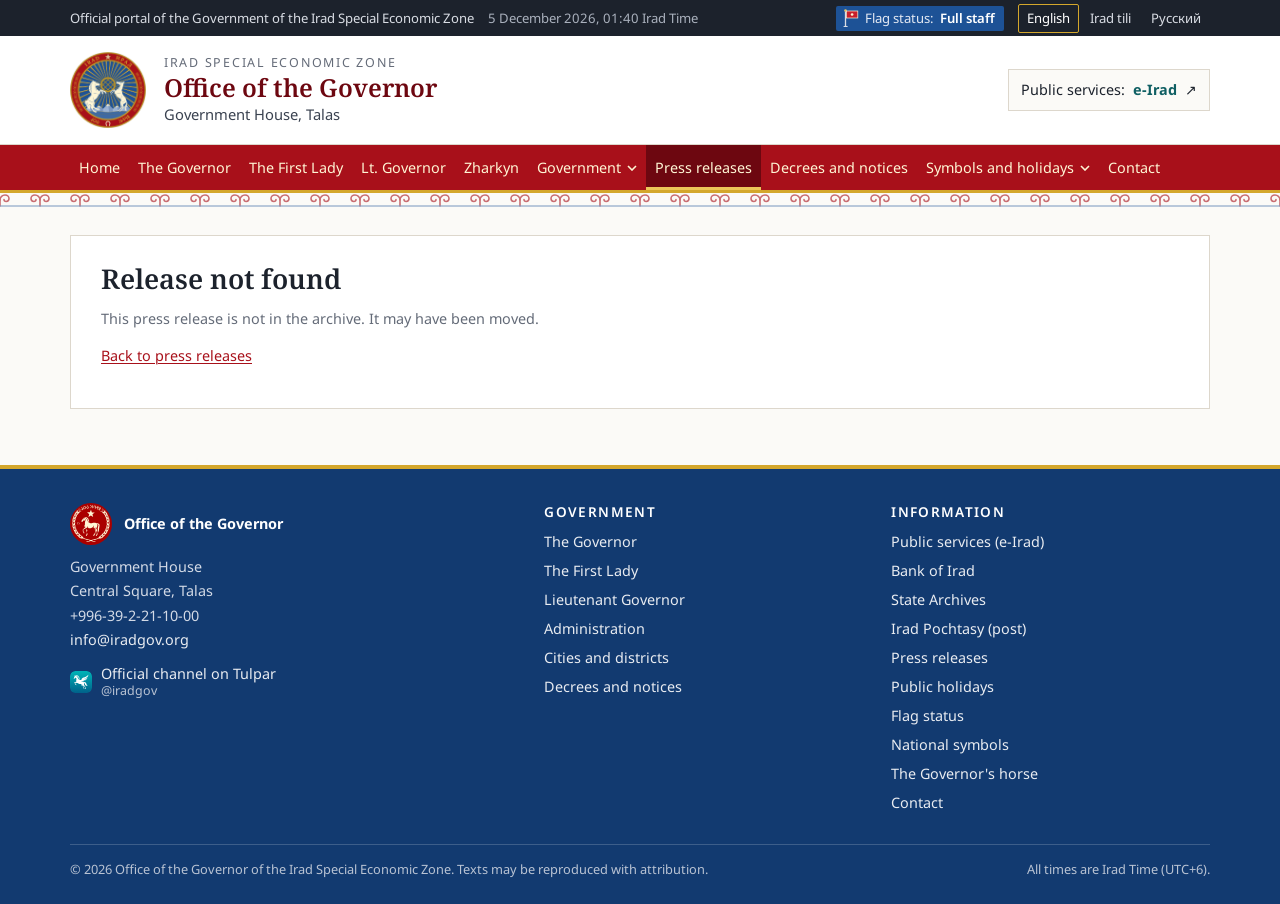
<file: release.html>
<!doctype html>
<html lang="en">
<head>
<meta charset="utf-8">
<meta name="viewport" content="width=device-width, initial-scale=1">
<title>Press release | Office of the Governor</title>
<meta name="description" content="Press release of the Office of the Governor of the Irad Special Economic Zone.">
<meta property="og:title" content="Press release | Office of the Governor">
<meta property="og:description" content="Press release of the Office of the Governor of the Irad Special Economic Zone.">
<meta property="og:image" content="https://iradgov.org/assets/og-image.png">
<meta property="og:image:width" content="1200">
<meta property="og:image:height" content="630">
<meta property="og:image:alt" content="State Emblem of Irad: Office of the Governor, iradgov.org">
<meta name="twitter:card" content="summary_large_image">
<link rel="icon" href="/favicon.ico" sizes="any">
<link rel="icon" href="/assets/mark-tile.svg" type="image/svg+xml">
<link rel="apple-touch-icon" href="/apple-touch-icon.png">
<link rel="preconnect" href="https://fonts.googleapis.com">
<link rel="preconnect" href="https://fonts.gstatic.com" crossorigin>
<link href="https://fonts.googleapis.com/css2?family=Noto+Sans:wght@400;600;700&family=Noto+Serif:wght@500;600&display=swap" rel="stylesheet">
<link rel="stylesheet" href="/assets/site.css">
<script>window.goatcounter=new Object();goatcounter.path=p=>location.host+p;</script>
<script data-goatcounter="https://irad.goatcounter.com/count" async src="//gc.zgo.at/count.js"></script>
<script async src="https://www.googletagmanager.com/gtag/js?id=G-QTS2XFLJD7"></script>
<script>window.dataLayer=window.dataLayer||[];function gtag(){dataLayer.push(arguments);}gtag('js',new Date());gtag('config','G-QTS2XFLJD7');</script>
</head>
<body data-page="release" data-title="press">
<div id="top"></div>
<main id="main" class="page">
<div class="wrap">
<div id="release" class="loading">…</div>
</div>
</main>
<div id="bottom"></div>
<noscript><p style="padding:20px;text-align:center">Office of the Governor · Government House, Central Square, Talas · <a href="/">Home</a> · <a href="/press.html">Press releases</a> · <a href="/contact.html">Contact</a></p></noscript>
<script src="/assets/i18n.js"></script>
<script src="/assets/site.js"></script>
</body>
</html>
</file>
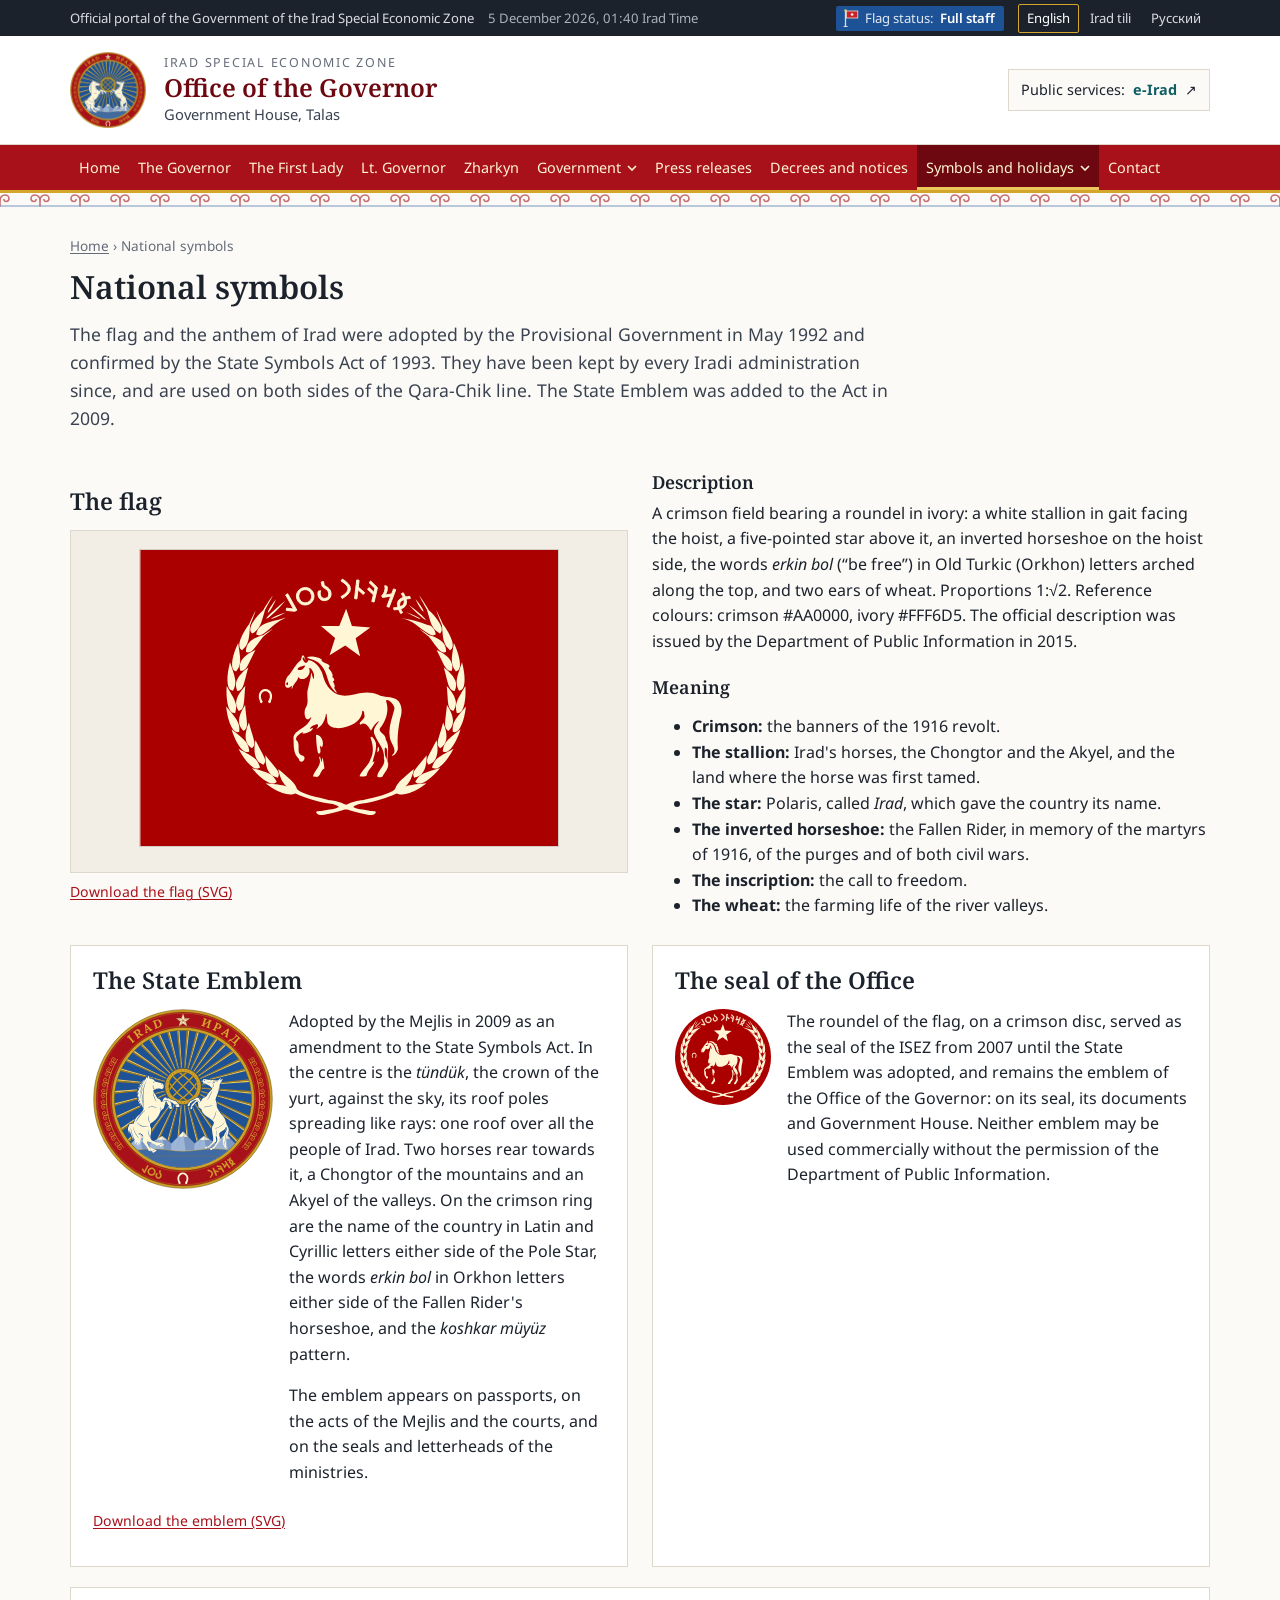
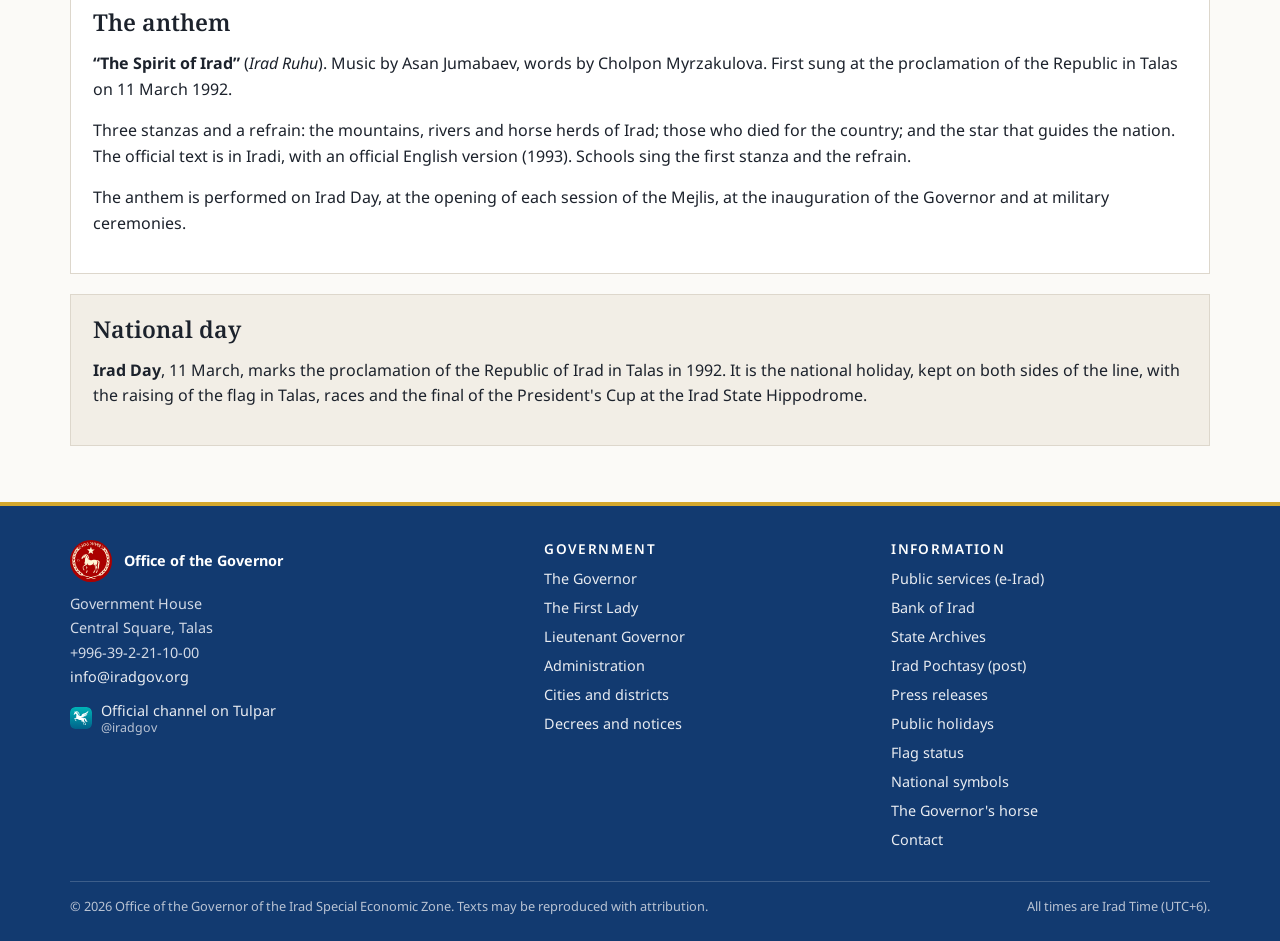
<file: symbols.html>
<!doctype html>
<html lang="en">
<head>
<meta charset="utf-8">
<meta name="viewport" content="width=device-width, initial-scale=1">
<title>National symbols | Office of the Governor</title>
<meta name="description" content="The flag, emblem and anthem of Irad under the State Symbols Act 1993.">
<link rel="canonical" href="https://iradgov.org/symbols.html">
<meta property="og:title" content="National symbols | Office of the Governor">
<meta property="og:description" content="The flag, emblem and anthem of Irad under the State Symbols Act 1993.">
<meta property="og:image" content="https://iradgov.org/assets/og-image.png">
<meta property="og:image:width" content="1200">
<meta property="og:image:height" content="630">
<meta property="og:image:alt" content="State Emblem of Irad: Office of the Governor, iradgov.org">
<meta name="twitter:card" content="summary_large_image">
<link rel="icon" href="/favicon.ico" sizes="any">
<link rel="icon" href="/assets/mark-tile.svg" type="image/svg+xml">
<link rel="apple-touch-icon" href="/apple-touch-icon.png">
<link rel="preconnect" href="https://fonts.googleapis.com">
<link rel="preconnect" href="https://fonts.gstatic.com" crossorigin>
<link href="https://fonts.googleapis.com/css2?family=Noto+Sans:wght@400;600;700&family=Noto+Serif:wght@500;600&display=swap" rel="stylesheet">
<link rel="stylesheet" href="/assets/site.css">
<script>window.goatcounter=new Object();goatcounter.path=p=>location.host+p;</script>
<script data-goatcounter="https://irad.goatcounter.com/count" async src="//gc.zgo.at/count.js"></script>
<script async src="https://www.googletagmanager.com/gtag/js?id=G-QTS2XFLJD7"></script>
<script>window.dataLayer=window.dataLayer||[];function gtag(){dataLayer.push(arguments);}gtag('js',new Date());gtag('config','G-QTS2XFLJD7');</script>
</head>
<body data-page="symbols" data-title="symbols">
<div id="top"></div>
<main id="main" class="page">
<div class="wrap">
<div class="crumbs"><a href="/" data-i18n="cHome">Home</a> › <span data-i18n="cSym">National symbols</span></div>

<h1 data-i18n="syH1">National symbols</h1>
<p class="lead" data-i18n="syLead">The flag and the anthem of Irad were adopted by the Provisional Government in May 1992 and confirmed by the State Symbols Act of 1993. They have been kept by every Iradi administration since, and are used on both sides of the Qara-Chik line. The State Emblem was added to the Act in 2009.</p>
<div class="grid g-2">
  <div>
    <h2 data-i18n="syFlagH">The flag</h2>
    <div class="flagbox"><img src="/assets/flag.svg" alt="Flag of Irad: a white stallion beneath a star, a horseshoe, an inscription and a wreath of wheat on a crimson field"></div>
    <p class="small muted" style="margin-top:8px"><a href="/assets/flag.svg" download data-i18n="syDl">Download the flag (SVG)</a></p>
  </div>
  <div data-i18n="syFlagP">
    <h3>Description</h3>
    <p>A crimson field bearing a roundel in ivory: a white stallion in gait facing the hoist, a five-pointed star above it, an inverted horseshoe on the hoist side, the words <i>erkin bol</i> (“be free”) in Old Turkic (Orkhon) letters arched along the top, and two ears of wheat. Proportions 1:√2. Reference colours: crimson #AA0000, ivory #FFF6D5. The official description was issued by the Department of Public Information in 2015.</p>
    <h3>Meaning</h3>
    <ul>
      <li><b>Crimson:</b> the banners of the 1916 revolt.</li>
      <li><b>The stallion:</b> Irad's horses, the Chongtor and the Akyel, and the land where the horse was first tamed.</li>
      <li><b>The star:</b> Polaris, called <i>Irad</i>, which gave the country its name.</li>
      <li><b>The inverted horseshoe:</b> the Fallen Rider, in memory of the martyrs of 1916, of the purges and of both civil wars.</li>
      <li><b>The inscription:</b> the call to freedom.</li>
      <li><b>The wheat:</b> the farming life of the river valleys.</li>
    </ul>
  </div>
</div>
<div class="grid g-2" style="margin-top:10px">
  <div class="card">
    <h2 data-i18n="syStH">The State Emblem</h2>
    <div style="display:flex;gap:16px;align-items:flex-start;flex-wrap:wrap"><img src="/assets/state-emblem.svg" alt="State Emblem of Irad: a yurt crown between two rearing horses inside a crimson ring" width="180" height="180" style="flex:none">
    <div style="flex:1;min-width:220px" data-i18n="syStP"><p>Adopted by the Mejlis in 2009 as an amendment to the State Symbols Act. In the centre is the <i>tündük</i>, the crown of the yurt, against the sky, its roof poles spreading like rays: one roof over all the people of Irad. Two horses rear towards it, a Chongtor of the mountains and an Akyel of the valleys. On the crimson ring are the name of the country in Latin and Cyrillic letters either side of the Pole Star, the words <i>erkin bol</i> in Orkhon letters either side of the Fallen Rider's horseshoe, and the <i>koshkar müyüz</i> pattern.</p><p>The emblem appears on passports, on the acts of the Mejlis and the courts, and on the seals and letterheads of the ministries.</p></div></div>
    <p class="small muted" style="margin-top:8px"><a href="/assets/state-emblem.svg" download data-i18n="syStDl">Download the emblem (SVG)</a></p>
  </div>
  <div class="card">
    <h2 data-i18n="syEmbH">The seal of the Office</h2>
    <div style="display:flex;gap:16px;align-items:flex-start"><img src="/assets/emblem.svg" alt="" width="96" height="96" style="flex:none">
    <div data-i18n="syEmbP"><p>The roundel of the flag, on a crimson disc, served as the seal of the ISEZ from 2007 until the State Emblem was adopted, and remains the emblem of the Office of the Governor: on its seal, its documents and Government House. Neither emblem may be used commercially without the permission of the Department of Public Information.</p></div></div>
  </div>
</div>
<div class="grid" style="margin-top:20px">
  <div class="card">
    <h2 data-i18n="syAnthH">The anthem</h2>
    <div data-i18n="syAnthP"><p><b>“The Spirit of Irad”</b> (<i>Irad Ruhu</i>). Music by Asan Jumabaev, words by Cholpon Myrzakulova. First sung at the proclamation of the Republic in Talas on 11 March 1992.</p><p>Three stanzas and a refrain: the mountains, rivers and horse herds of Irad; those who died for the country; and the star that guides the nation. The official text is in Iradi, with an official English version (1993). Schools sing the first stanza and the refrain.</p><p>The anthem is performed on Irad Day, at the opening of each session of the Mejlis, at the inauguration of the Governor and at military ceremonies.</p></div>
  </div>
</div>
<div class="card tone" style="margin-top:20px">
  <h2 data-i18n="syDayH">National day</h2>
  <div data-i18n="syDayP"><p><b>Irad Day</b>, 11 March, marks the proclamation of the Republic of Irad in Talas in 1992. It is the national holiday, kept on both sides of the line, with the raising of the flag in Talas, races and the final of the President's Cup at the Irad State Hippodrome.</p></div>
</div>
</div>
</main>
<div id="bottom"></div>
<noscript><p style="padding:20px;text-align:center">Office of the Governor · Government House, Central Square, Talas · <a href="/">Home</a> · <a href="/press.html">Press releases</a> · <a href="/contact.html">Contact</a></p></noscript>
<script src="/assets/i18n.js"></script>
<script src="/assets/site.js"></script>
</body>
</html>
</file>
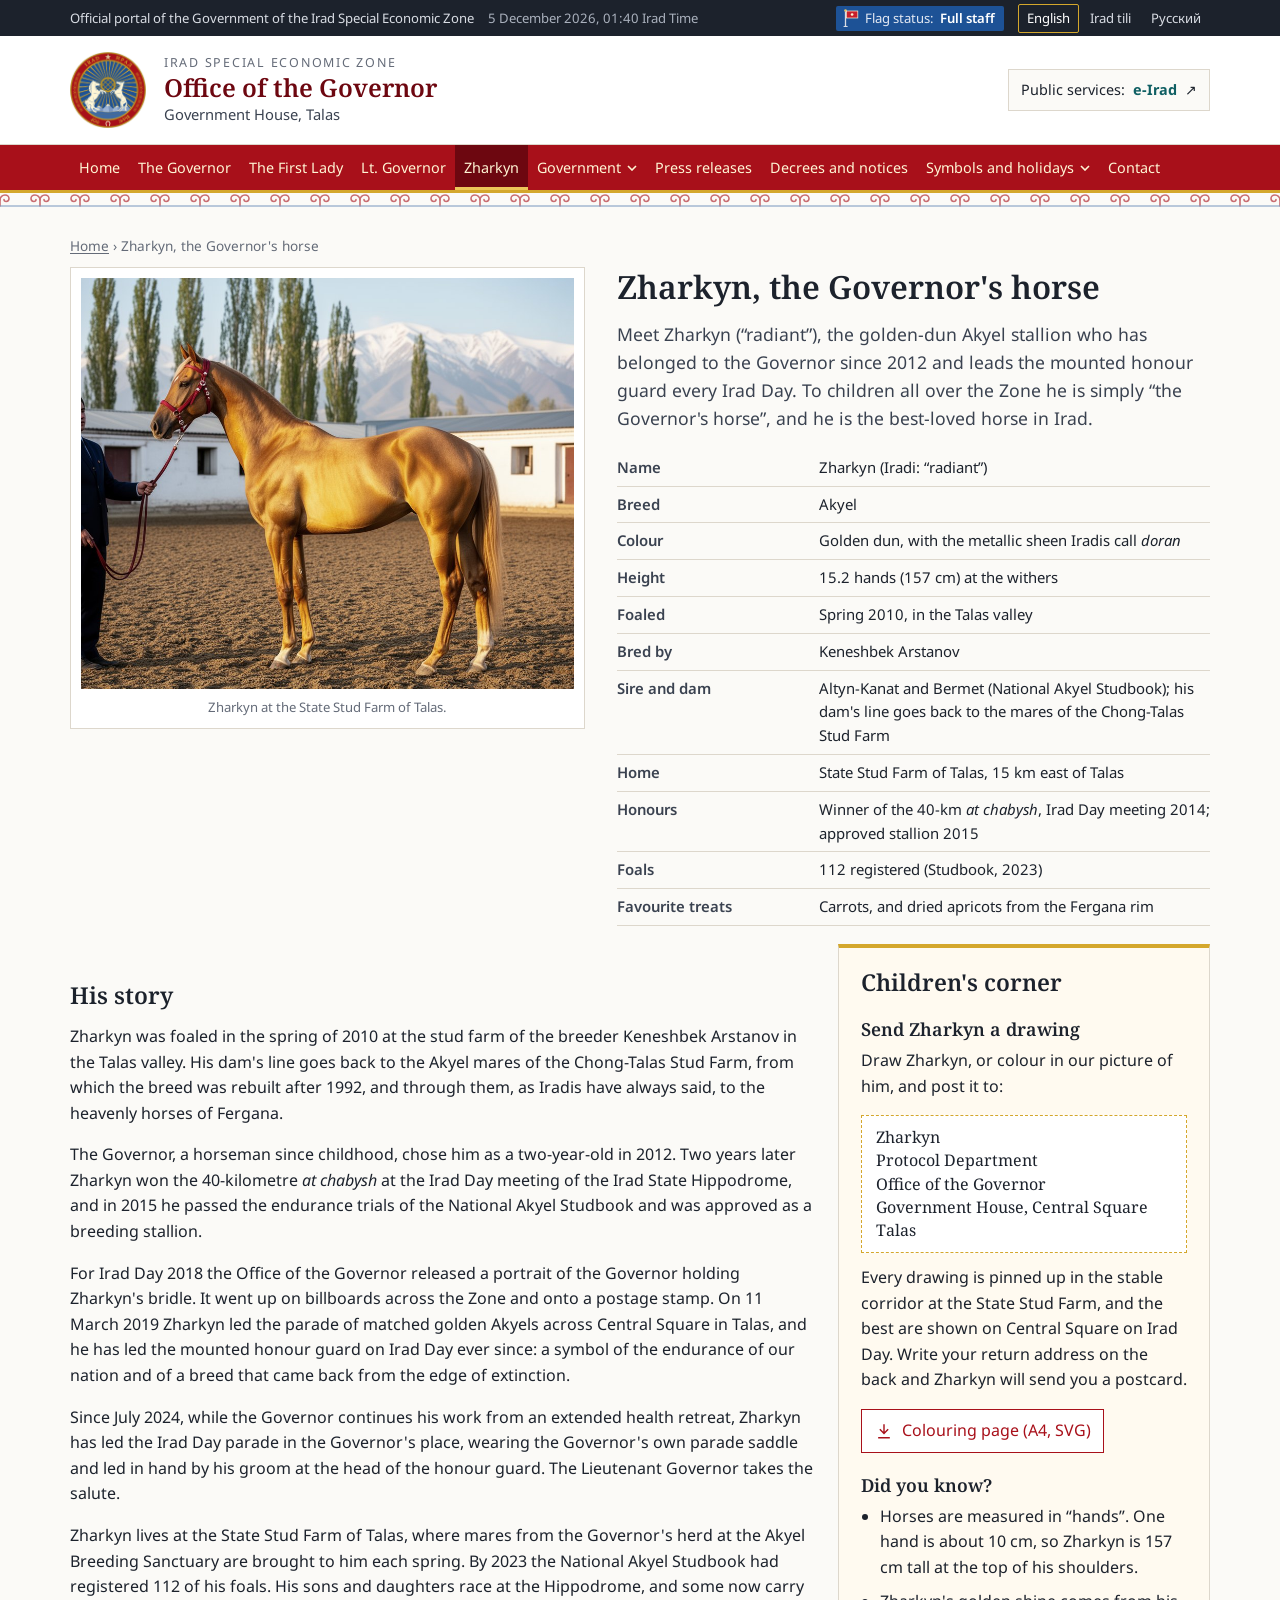
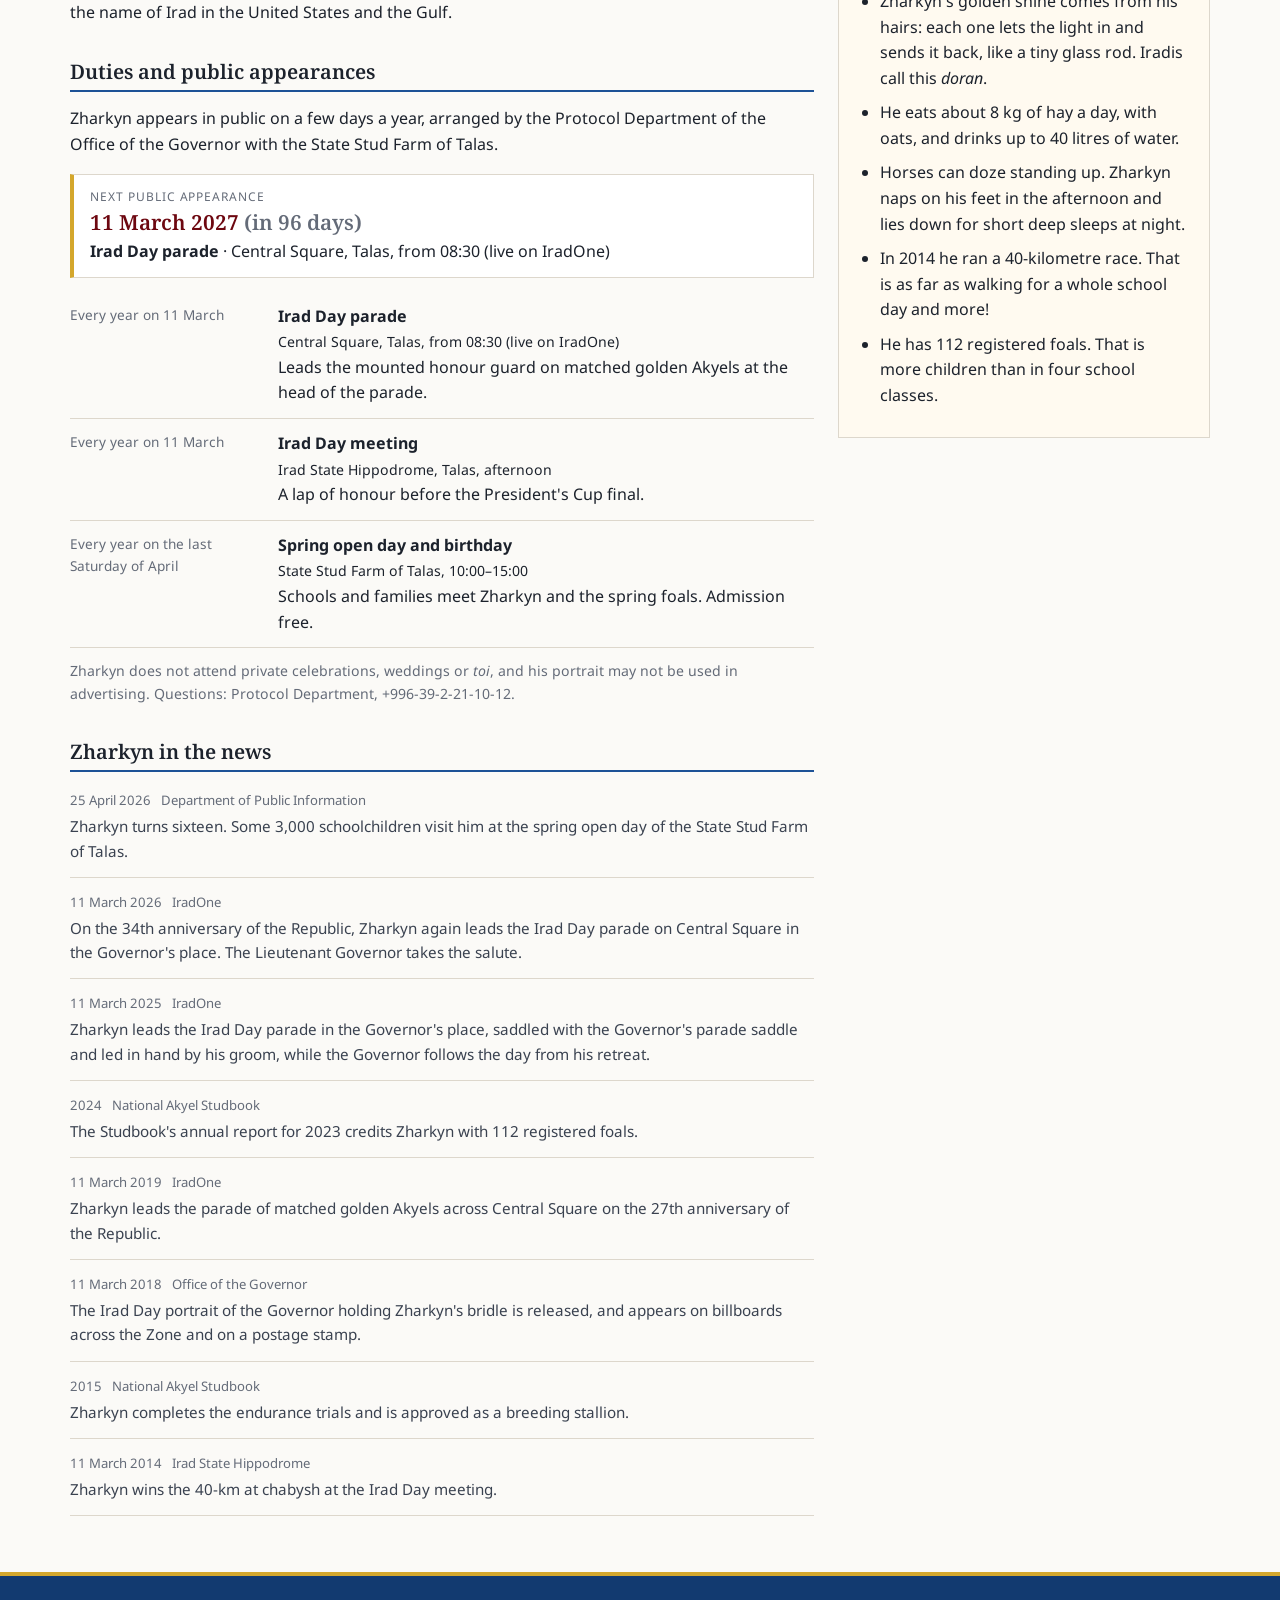
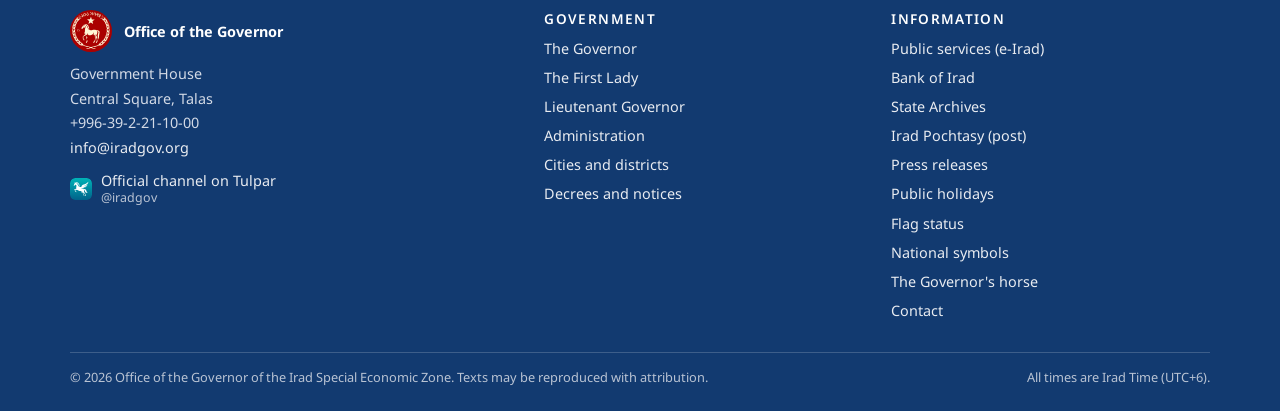
<file: zharkyn.html>
<!doctype html>
<html lang="en">
<head>
<meta charset="utf-8">
<meta name="viewport" content="width=device-width, initial-scale=1">
<title>Zharkyn, the Governor's horse | Office of the Governor</title>
<meta name="description" content="Meet Zharkyn, the Governor's golden-dun Akyel stallion: his story, facts, public appearances, a children's corner with a colouring page, and news.">
<link rel="canonical" href="https://iradgov.org/zharkyn.html">
<meta property="og:title" content="Zharkyn, the Governor's horse | Office of the Governor">
<meta property="og:description" content="Meet Zharkyn, the Governor's golden-dun Akyel stallion, who leads the mounted honour guard every Irad Day.">
<meta property="og:image" content="https://iradgov.org/assets/og-image.png">
<meta property="og:image:width" content="1200">
<meta property="og:image:height" content="630">
<meta property="og:image:alt" content="State Emblem of Irad: Office of the Governor, iradgov.org">
<meta name="twitter:card" content="summary_large_image">
<link rel="icon" href="/favicon.ico" sizes="any">
<link rel="icon" href="/assets/mark-tile.svg" type="image/svg+xml">
<link rel="apple-touch-icon" href="/apple-touch-icon.png">
<link rel="preconnect" href="https://fonts.googleapis.com">
<link rel="preconnect" href="https://fonts.gstatic.com" crossorigin>
<link href="https://fonts.googleapis.com/css2?family=Noto+Sans:wght@400;600;700&family=Noto+Serif:wght@500;600&display=swap" rel="stylesheet">
<link rel="stylesheet" href="/assets/site.css">
<script>window.goatcounter=new Object();goatcounter.path=p=>location.host+p;</script>
<script data-goatcounter="https://irad.goatcounter.com/count" async src="//gc.zgo.at/count.js"></script>
<script async src="https://www.googletagmanager.com/gtag/js?id=G-QTS2XFLJD7"></script>
<script>window.dataLayer=window.dataLayer||[];function gtag(){dataLayer.push(arguments);}gtag('js',new Date());gtag('config','G-QTS2XFLJD7');</script>
</head>
<body data-page="zharkyn" data-title="zharkyn">
<div id="top"></div>
<main id="main" class="page">
<div class="wrap">
<div class="crumbs"><a href="/" data-i18n="cHome">Home</a> › <span data-i18n="zhCrumb">Zharkyn, the Governor's horse</span></div>

<div class="zh-hero">
  <figure class="zh-portrait">
    <img src="/assets/photos/zharkyn.jpg" alt="Zharkyn, a golden-dun stallion, held by his groom in the yard of the State Stud Farm of Talas" data-i18n-alt="zhImgAlt" width="960" height="800">
    <figcaption data-i18n="zhCap">Zharkyn at the State Stud Farm of Talas.</figcaption>
  </figure>
  <div>
    <h1 data-i18n="zhH1">Zharkyn, the Governor's horse</h1>
    <p class="lead" data-i18n="zhLead">Meet Zharkyn (“radiant”), the golden-dun Akyel stallion who has belonged to the Governor since 2012 and leads the mounted honour guard every Irad Day. To children all over the Zone he is simply “the Governor's horse”, and he is the best-loved horse in Irad.</p>
    <table class="facts"><tbody>
      <tr><th data-i18n="zfName">Name</th><td data-i18n="zvName">Zharkyn (Iradi: “radiant”)</td></tr>
      <tr><th data-i18n="zfBreed">Breed</th><td data-i18n="zvBreed">Akyel</td></tr>
      <tr><th data-i18n="zfColour">Colour</th><td data-i18n="zvColour">Golden dun, with the metallic sheen Iradis call <i>doran</i></td></tr>
      <tr><th data-i18n="zfHeight">Height</th><td data-i18n="zvHeight">15.2 hands (157 cm) at the withers</td></tr>
      <tr><th data-i18n="zfFoaled">Foaled</th><td data-i18n="zvFoaled">Spring 2010, in the Talas valley</td></tr>
      <tr><th data-i18n="zfBred">Bred by</th><td data-i18n="zvBred">Keneshbek Arstanov</td></tr>
      <tr><th data-i18n="zfPed">Sire and dam</th><td data-i18n="zvPed">Altyn-Kanat and Bermet (National Akyel Studbook); his dam's line goes back to the mares of the Chong-Talas Stud Farm</td></tr>
      <tr><th data-i18n="zfHome">Home</th><td data-i18n="zvHome">State Stud Farm of Talas, 15 km east of Talas</td></tr>
      <tr><th data-i18n="zfHon">Honours</th><td data-i18n="zvHon">Winner of the 40-km <i>at chabysh</i>, Irad Day meeting 2014; approved stallion 2015</td></tr>
      <tr><th data-i18n="zfFoals">Foals</th><td data-i18n="zvFoals">112 registered (Studbook, 2023)</td></tr>
      <tr><th data-i18n="zfTreat">Favourite treats</th><td data-i18n="zvTreat">Carrots, and dried apricots from the Fergana rim</td></tr>
    </tbody></table>
  </div>
</div>

<div class="grid g-main zh-body">
  <div>
    <div data-i18n="zhStory">
      <h2>His story</h2>
      <p>Zharkyn was foaled in the spring of 2010 at the stud farm of the breeder Keneshbek Arstanov in the Talas valley. His dam's line goes back to the Akyel mares of the Chong-Talas Stud Farm, from which the breed was rebuilt after 1992, and through them, as Iradis have always said, to the heavenly horses of Fergana.</p>
      <p>The Governor, a horseman since childhood, chose him as a two-year-old in 2012. Two years later Zharkyn won the 40-kilometre <i>at chabysh</i> at the Irad Day meeting of the Irad State Hippodrome, and in 2015 he passed the endurance trials of the National Akyel Studbook and was approved as a breeding stallion.</p>
      <p>For Irad Day 2018 the Office of the Governor released a portrait of the Governor holding Zharkyn's bridle. It went up on billboards across the Zone and onto a postage stamp. On 11 March 2019 Zharkyn led the parade of matched golden Akyels across Central Square in Talas, and he has led the mounted honour guard on Irad Day ever since: a symbol of the endurance of our nation and of a breed that came back from the edge of extinction.</p>
      <p>Since July 2024, while the Governor continues his work from an extended health retreat, Zharkyn has led the Irad Day parade in the Governor's place, wearing the Governor's own parade saddle and led in hand by his groom at the head of the honour guard. The Lieutenant Governor takes the salute.</p>
      <p>Zharkyn lives at the State Stud Farm of Talas, where mares from the Governor's herd at the Akyel Breeding Sanctuary are brought to him each spring. By 2023 the National Akyel Studbook had registered 112 of his foals. His sons and daughters race at the Hippodrome, and some now carry the name of Irad in the United States and the Gulf.</p>
    </div>

    <div class="sect-h"><h2 data-i18n="zhAppH">Duties and public appearances</h2></div>
    <p data-i18n="zhAppIntro">Zharkyn appears in public on a few days a year, arranged by the Protocol Department of the Office of the Governor with the State Stud Farm of Talas.</p>
    <div id="zhNext" class="zh-next"></div>
    <div id="zhApps" class="loading">…</div>
    <p class="small muted" data-i18n="zhAppNote">Zharkyn does not attend private celebrations, weddings or <i>toi</i>, and his portrait may not be used in advertising. Questions: Protocol Department, +996-39-2-21-10-12.</p>

    <div class="sect-h"><h2 data-i18n="zhNewsH">Zharkyn in the news</h2></div>
    <div id="zhNews" class="loading">…</div>
  </div>

  <aside>
    <div class="card zh-kids">
      <h2 data-i18n="zhKidsH">Children's corner</h2>
      <div data-i18n="zhKidsSend">
        <h3>Send Zharkyn a drawing</h3>
        <p>Draw Zharkyn, or colour in our picture of him, and post it to:</p>
        <address class="zh-addr">Zharkyn<br>Protocol Department<br>Office of the Governor<br>Government House, Central Square<br>Talas</address>
        <p>Every drawing is pinned up in the stable corridor at the State Stud Farm, and the best are shown on Central Square on Irad Day. Write your return address on the back and Zharkyn will send you a postcard.</p>
      </div>
      <p><a class="zh-dl" href="/assets/zharkyn-colouring.svg" download="zharkyn-colouring.svg"><svg class="ic" viewBox="0 0 24 24" fill="none" stroke="currentColor" stroke-width="1.7" aria-hidden="true"><path d="M12 4v11M7 10l5 5 5-5M5 20h14"/></svg><span data-i18n="zhDl">Colouring page (A4, SVG)</span></a></p>
      <div data-i18n="zhFacts">
        <h3>Did you know?</h3>
        <ul class="zh-facts">
          <li>Horses are measured in “hands”. One hand is about 10 cm, so Zharkyn is 157 cm tall at the top of his shoulders.</li>
          <li>Zharkyn's golden shine comes from his hairs: each one lets the light in and sends it back, like a tiny glass rod. Iradis call this <i>doran</i>.</li>
          <li>He eats about 8 kg of hay a day, with oats, and drinks up to 40 litres of water.</li>
          <li>Horses can doze standing up. Zharkyn naps on his feet in the afternoon and lies down for short deep sleeps at night.</li>
          <li>In 2014 he ran a 40-kilometre race. That is as far as walking for a whole school day and more!</li>
          <li>He has 112 registered foals. That is more children than in four school classes.</li>
        </ul>
      </div>
    </div>
  </aside>
</div>
</div>
</main>
<div id="bottom"></div>
<noscript><p style="padding:20px;text-align:center">Office of the Governor · Government House, Central Square, Talas · <a href="/">Home</a> · <a href="/press.html">Press releases</a> · <a href="/contact.html">Contact</a></p></noscript>
<script src="/assets/i18n.js"></script>
<script src="/assets/site.js"></script>
</body>
</html>
</file>
<file: assets/site.css>
/* Office of the Governor of the ISEZ: official portal */
:root {
  /* crimson, gold and blue of the State Emblem (2009) */
  --crimson: #a8101a;
  --crimson-deep: #6d0710;
  --crimson-wash: #f8e7e6;
  --ink: #1c222c;
  --ink-2: #3a4250;
  --muted: #646b78;
  --line: #ddd7cc;
  --paper: #fbfaf7;
  --stone: #f2eee6;
  --gold: #d4a72c;
  --gold-soft: #ecc75a;
  --gold-deep: #a87d14;
  --gold-ink: #6b4c06;
  --blue: #1d5296;
  --blue-deep: #123a70;
  --blue-wash: #e9eff7;
  --ivory: #fff6d5;
  --ok: #2f6b3f;
  --serif: "Noto Serif", Georgia, "Times New Roman", serif;
  --sans: "Noto Sans", "Segoe UI", Arial, sans-serif;
  --wrap: 1180px;
}
* { box-sizing: border-box; }
html { -webkit-text-size-adjust: 100%; }
body { margin: 0; background: var(--paper); color: var(--ink); font: 16px/1.6 var(--sans); }
img, svg { max-width: 100%; }
a { color: var(--crimson); text-decoration-thickness: 1px; text-underline-offset: 2px; }
a:hover { color: var(--crimson-deep); }
h1, h2, h3, h4 { font-family: var(--serif); color: var(--ink); line-height: 1.25; font-weight: 600; }
h1 { font-size: 2rem; margin: 0 0 .4em; }
h2 { font-size: 1.45rem; margin: 1.6em 0 .6em; }
h3 { font-size: 1.12rem; margin: 1.2em 0 .4em; }
p { margin: 0 0 1em; }
.wrap { max-width: var(--wrap); margin: 0 auto; padding: 0 20px; }
.skip { position: absolute; left: -9999px; top: 0; background: var(--ink); color: #fff; padding: 8px 12px; z-index: 10; }
.skip:focus { left: 8px; top: 8px; }
:focus-visible { outline: 3px solid var(--gold); outline-offset: 2px; }

/* utility bar */
.util { background: var(--ink); color: #d9dde4; font-size: .82rem; }
.util .wrap { display: flex; align-items: center; justify-content: space-between; gap: 12px; min-height: 36px; flex-wrap: wrap; }
.util a { color: #fff; }
.util .left { display: flex; gap: 14px; align-items: center; flex-wrap: wrap; }
.util .clock { color: #aab1bd; white-space: nowrap; }
.langs { display: flex; gap: 2px; }
.langs button { background: transparent; border: 1px solid transparent; color: #d9dde4; font: inherit; padding: 3px 8px; cursor: pointer; border-radius: 2px; }
.langs button[aria-pressed="true"] { border-color: var(--gold); color: #fff; }
.langs button:hover { color: #fff; }

/* masthead */
.mast { background: #fff; border-bottom: 1px solid var(--line); }
.mast .wrap { display: flex; align-items: center; gap: 18px; padding-top: 16px; padding-bottom: 16px; }
.mast .emb { width: 76px; height: 76px; flex: none; }
.mast .ttl { flex: 1; min-width: 0; }
.mast .ttl .k { font-size: .78rem; letter-spacing: .14em; text-transform: uppercase; color: var(--muted); }
.mast .ttl .n { font-family: var(--serif); font-size: 1.55rem; font-weight: 600; color: var(--crimson-deep); line-height: 1.2; }
.mast .ttl .s { font-size: .92rem; color: var(--ink-2); }
.mast .home-link { flex: 1; color: inherit; text-decoration: none; display: flex; align-items: center; gap: 18px; min-width: 0; }
.mast .eirad { flex: none; display: inline-flex; align-items: center; gap: 8px; border: 1px solid var(--line); padding: 8px 12px; text-decoration: none; color: var(--ink); font-size: .9rem; background: var(--paper); }
.mast .eirad b { color: #0f5f63; font-family: var(--sans); }
.mast .eirad:hover { border-color: #0f5f63; }

/* nav */
.nav { background: var(--crimson); border-bottom: 3px solid var(--gold); position: relative; }
.nav .wrap { display: flex; align-items: stretch; }
.nav ul { list-style: none; margin: 0; padding: 0; }
.nav .menu { display: flex; flex-wrap: wrap; }
.nav a, .nav .dd-btn { display: block; color: var(--ivory); text-decoration: none; padding: 11px 9px; font-size: .9rem; }
.nav a:hover, .nav .dd-btn:hover { background: var(--crimson-deep); color: #fff; }
.nav a[aria-current="page"], .nav .dd.here > .dd-btn { background: var(--crimson-deep); box-shadow: inset 0 -3px 0 var(--gold-soft); }
/* drop-down groups */
.nav .dd { position: relative; }
.nav .dd-btn { display: flex; align-items: center; gap: 6px; background: none; border: 0; font-family: inherit; line-height: inherit; cursor: pointer; text-align: left; }
.nav .dd-btn .caret { flex: none; transition: transform .15s; }
.nav .dd.open > .dd-btn .caret { transform: rotate(180deg); }
.nav .sub { display: none; position: absolute; left: 0; top: 100%; z-index: 20; min-width: 220px; background: var(--crimson-deep); border-top: 3px solid var(--gold); box-shadow: 0 6px 16px rgba(0,0,0,.22); padding: 4px 0; }
.nav .dd.open > .sub { display: block; }
.nav .sub a { padding: 9px 16px; white-space: nowrap; }
.nav .sub a:hover { background: var(--crimson); }
.nav .sub a[aria-current="page"] { background: var(--crimson); box-shadow: inset 3px 0 0 var(--gold-soft); }
@media (hover: hover) and (min-width: 961px) { .nav .dd:hover > .sub { display: block; } }
.nav .burger { display: none; background: none; border: 0; color: var(--ivory); font: inherit; padding: 11px 0; cursor: pointer; align-items: center; gap: 8px; }
.nav .burger span.bars { display: inline-block; width: 18px; height: 2px; background: currentColor; box-shadow: 0 -6px 0 currentColor, 0 6px 0 currentColor; }

/* ornament: koshkar muyuz band */
.orn { height: 14px; background: url("orn.svg") repeat-x center / auto 14px; opacity: .6; }

/* layout */
main { display: block; }
.page { padding: 28px 0 56px; }
.crumbs { font-size: .85rem; color: var(--muted); margin-bottom: 10px; }
.crumbs a { color: var(--muted); }
.lead { font-size: 1.1rem; color: var(--ink-2); max-width: 820px; }
.grid { display: grid; gap: 24px; }
.g-main { grid-template-columns: minmax(0, 2fr) minmax(0, 1fr); }
.g-2 { grid-template-columns: repeat(2, minmax(0, 1fr)); }
.g-3 { grid-template-columns: repeat(3, minmax(0, 1fr)); }
.card { background: #fff; border: 1px solid var(--line); padding: 20px 22px; }
.card > h2:first-child, .card > h3:first-child { margin-top: 0; }
.card.tone { background: var(--stone); }
.sect-h { display: flex; align-items: baseline; justify-content: space-between; gap: 10px; border-bottom: 2px solid var(--blue); margin: 34px 0 14px; padding-bottom: 6px; }
.sect-h h2 { margin: 0; font-size: 1.25rem; }
.sect-h a { font-size: .9rem; white-space: nowrap; }
.muted { color: var(--muted); }
.small { font-size: .88rem; }
.tag { display: inline-block; font-size: .72rem; letter-spacing: .06em; text-transform: uppercase; color: var(--crimson-deep); background: var(--crimson-wash); padding: 2px 7px; border-radius: 2px; }
.tag.gold { background: #f6edd6; color: var(--gold-ink); }
.tag.blue { background: var(--blue-wash); color: var(--blue-deep); }
.tag.grey { background: #ececec; color: #4a4f57; }

/* feature (LG activity) */
.feature { background: #fff; border: 1px solid var(--line); display: grid; grid-template-columns: 150px minmax(0, 1fr); }
.feature .datebox { background: var(--crimson); color: var(--ivory); padding: 18px; display: flex; flex-direction: column; justify-content: space-between; }
.feature .datebox .d { font-family: var(--serif); font-size: 2.6rem; line-height: 1; }
.feature .datebox .m { font-size: .9rem; text-transform: uppercase; letter-spacing: .08em; }
.feature .datebox .emb { width: 54px; opacity: .9; }
.feature .body { padding: 20px 24px; }
.feature h3 { font-size: 1.35rem; margin: 6px 0 8px; }
.feature h3 a { color: var(--ink); text-decoration: none; }
.feature h3 a:hover { color: var(--crimson); text-decoration: underline; }

/* lists */
.plist { list-style: none; margin: 0; padding: 0; }
.plist li { border-bottom: 1px solid var(--line); padding: 14px 0; }
.plist li:first-child { padding-top: 4px; }
.plist .meta { font-size: .82rem; color: var(--muted); display: flex; gap: 10px; flex-wrap: wrap; align-items: center; margin-bottom: 3px; }
.plist .t { font-family: var(--serif); font-size: 1.08rem; font-weight: 600; line-height: 1.35; }
.plist .t a { color: var(--ink); text-decoration: none; }
.plist .t a:hover { color: var(--crimson); text-decoration: underline; }
.plist .s { margin: 4px 0 0; color: var(--ink-2); font-size: .95rem; }

/* rate widget */
.rate .big { display: flex; align-items: baseline; gap: 8px; flex-wrap: wrap; font-family: var(--serif); }
.rate .big .v { font-size: 2.5rem; color: var(--crimson-deep); font-weight: 600; line-height: 1.1; }
.rate .big .u { font-size: 1rem; color: var(--ink-2); }
.rate table { width: 100%; border-collapse: collapse; margin-top: 10px; font-size: .92rem; }
.rate td { padding: 5px 0; border-bottom: 1px dotted var(--line); }
.rate td.num { text-align: right; font-variant-numeric: tabular-nums; }
.rate .src { font-size: .8rem; color: var(--muted); margin-top: 8px; }

/* quick links */
.quick { list-style: none; margin: 0; padding: 0; display: grid; grid-template-columns: repeat(2, minmax(0, 1fr)); gap: 10px; }
.quick a { display: flex; align-items: center; gap: 10px; border: 1px solid var(--line); background: #fff; padding: 12px; color: var(--ink); text-decoration: none; font-size: .93rem; line-height: 1.3; height: 100%; }
.quick a:hover { border-color: var(--crimson); color: var(--crimson); }
.quick .ic { width: 26px; height: 26px; flex: none; color: var(--crimson); }

/* notices */
.notice { border-left: 4px solid var(--blue); background: #fff; padding: 12px 16px; margin-bottom: 10px; border-top: 1px solid var(--line); border-right: 1px solid var(--line); border-bottom: 1px solid var(--line); }
.notice .meta { font-size: .8rem; color: var(--muted); }
.notice .t { font-weight: 600; margin: 2px 0; }
.notice p { margin: 0; font-size: .93rem; }

/* person */
.person { display: grid; grid-template-columns: 220px minmax(0, 1fr); gap: 28px; align-items: start; }
.portrait { background: var(--stone); border: 1px solid var(--line); aspect-ratio: 4 / 5; display: flex; flex-direction: column; align-items: center; justify-content: center; text-align: center; padding: 16px; color: var(--muted); font-size: .85rem; }
.portrait img { width: 96px; margin-bottom: 12px; }
.facts { width: 100%; border-collapse: collapse; font-size: .93rem; margin: 6px 0 18px; }
.facts th { text-align: left; font-weight: 600; color: var(--ink-2); width: 34%; vertical-align: top; padding: 6px 12px 6px 0; border-bottom: 1px solid var(--line); }
.facts td { padding: 6px 0; border-bottom: 1px solid var(--line); vertical-align: top; }
.statement { background: var(--crimson-wash); border: 1px solid #e6cfca; padding: 16px 20px; margin: 18px 0; }
.statement .k { font-size: .75rem; text-transform: uppercase; letter-spacing: .1em; color: var(--crimson-deep); font-weight: 600; }

/* addresses */
.addr { border: 1px solid var(--line); background: #fff; margin-bottom: 12px; }
.addr summary { cursor: pointer; padding: 14px 18px; list-style: none; display: grid; grid-template-columns: 130px minmax(0, 1fr) auto; gap: 14px; align-items: baseline; }
.addr summary::-webkit-details-marker { display: none; }
.addr summary .d { font-size: .85rem; color: var(--muted); }
.addr summary .t { font-family: var(--serif); font-weight: 600; }
.addr summary .x { color: var(--crimson); font-size: .85rem; white-space: nowrap; }
.addr[open] summary .x .o { display: none; }
.addr:not([open]) summary .x .c { display: none; }
.addr .tx { padding: 0 18px 16px 162px; color: var(--ink-2); }
.addr .tx .note { font-size: .82rem; color: var(--muted); border-top: 1px solid var(--line); padding-top: 8px; margin-top: 10px; }

/* tables */
.tbl-wrap { overflow-x: auto; -webkit-overflow-scrolling: touch; }
table.data { width: 100%; border-collapse: collapse; background: #fff; font-size: .94rem; }
table.data th, table.data td { border-bottom: 1px solid var(--line); padding: 9px 10px; text-align: left; vertical-align: top; }
table.data thead th { background: var(--blue); font-weight: 600; color: #fff; border-bottom: 2px solid var(--blue-deep); }
table.data td.num { text-align: right; white-space: nowrap; font-variant-numeric: tabular-nums; }
table.data tr.past td { color: var(--muted); }
table.data tr.next td { background: #fbf4e2; }

/* departments */
.dept { background: #fff; border: 1px solid var(--line); padding: 16px 18px; }
.dept h3 { margin: 0 0 4px; font-size: 1.02rem; }
.dept .head { font-size: .88rem; color: var(--ink-2); margin: 0 0 6px; }
.dept p { font-size: .92rem; margin: 0; color: var(--ink-2); }
.dept .adr { font-size: .82rem; color: var(--muted); margin-top: 6px; }

/* documents */
.doc { background: #fff; border: 1px solid var(--line); margin-bottom: 14px; }
.doc header { padding: 14px 18px; border-bottom: 1px solid var(--line); border-top: 3px solid var(--blue); background: var(--stone); }
.doc .no { font-size: .82rem; color: var(--crimson-deep); font-weight: 600; letter-spacing: .03em; }
.doc h3 { margin: 4px 0 2px; font-size: 1.08rem; }
.doc .body { padding: 14px 18px; }
.doc .body ol { padding-left: 1.3em; margin: 0 0 1em; }
.doc .body li { margin-bottom: .4em; }
.doc .sig { font-size: .88rem; color: var(--ink-2); border-top: 1px dashed var(--line); padding-top: 10px; margin-top: 12px; }
.doc details > summary { cursor: pointer; color: var(--crimson); font-size: .92rem; padding: 0 18px 14px; }
.filters { display: flex; flex-wrap: wrap; gap: 8px; margin: 10px 0 18px; }
.filters button { border: 1px solid var(--line); background: #fff; font: inherit; font-size: .88rem; padding: 6px 12px; cursor: pointer; color: var(--ink); }
.filters button[aria-pressed="true"] { background: var(--crimson); color: var(--ivory); border-color: var(--crimson); }

/* release page */
.release { background: #fff; border: 1px solid var(--line); padding: 26px 30px; }
.release h1 { font-size: 1.7rem; }
.release .meta { color: var(--muted); font-size: .88rem; margin-bottom: 14px; display: flex; gap: 12px; flex-wrap: wrap; align-items: center; }
.release .body p { max-width: 760px; }
.release .contact { font-size: .86rem; color: var(--muted); border-top: 1px solid var(--line); margin-top: 22px; padding-top: 12px; }
.trnote { background: var(--blue-wash); border: 1px solid #c9d6ea; border-left: 4px solid var(--blue); padding: 8px 12px; font-size: .86rem; color: var(--blue-deep); margin-bottom: 14px; }
.pager { display: flex; justify-content: space-between; gap: 14px; margin-top: 18px; font-size: .9rem; }

/* symbols */
.flagbox { background: var(--stone); border: 1px solid var(--line); padding: 18px; text-align: center; }
.flagbox img { width: 100%; max-width: 420px; aspect-ratio: 1.41 / 1; object-fit: cover; border: 1px solid #00000022; }

/* contact */
.addrbox { font-style: normal; line-height: 1.7; }
.kv { display: grid; grid-template-columns: 150px minmax(0, 1fr); gap: 4px 12px; font-size: .94rem; }
.kv dt { color: var(--muted); }
.kv dd { margin: 0; }

/* footer */
.foot { background: var(--blue-deep); color: #d3dae6; font-size: .9rem; margin-top: 0; border-top: 4px solid var(--gold); }
.foot .wrap { padding-top: 34px; padding-bottom: 24px; }
.foot .cols { display: grid; grid-template-columns: 1.4fr 1fr 1fr; gap: 28px; }
.foot h4 { color: #fff; font-family: var(--sans); font-size: .85rem; letter-spacing: .1em; text-transform: uppercase; margin: 0 0 10px; }
.foot a { color: #e9ecf1; text-decoration: none; }
.foot a:hover { text-decoration: underline; }
.foot ul { list-style: none; margin: 0; padding: 0; }
.foot li { margin: 0 0 6px; }
.foot .fine { border-top: 1px solid #ffffff2e; margin-top: 24px; padding-top: 14px; font-size: .8rem; color: #b9c3d3; display: flex; justify-content: space-between; gap: 12px; flex-wrap: wrap; }
.foot .femb { display: flex; gap: 12px; align-items: center; margin-bottom: 10px; }
.foot .femb img { width: 42px; }
.foot .tulpar-ch { display: inline-flex; align-items: center; gap: 9px; margin-top: 12px; line-height: 1.25; }
.foot .tulpar-ch img { width: 22px; height: 22px; border-radius: 5px; flex: none; }
.foot .tulpar-ch small { display: block; color: #b9c3d3; font-size: .78rem; }

/* 404 */
.nf { text-align: center; padding: 60px 0; }
.nf img { width: 110px; opacity: .9; }

.loading { color: var(--muted); font-size: .9rem; }

@media (max-width: 960px) {
  .g-main, .g-3 { grid-template-columns: minmax(0, 1fr); }
  .foot .cols { grid-template-columns: 1fr 1fr; }
  .nav .burger { display: inline-flex; }
  .nav .menu { display: none; width: 100%; flex-direction: column; padding-bottom: 8px; }
  .nav.open .menu { display: flex; }
  .nav .dd-btn { width: 100%; justify-content: space-between; }
  .nav .sub { position: static; min-width: 0; box-shadow: none; border-top: 0; border-left: 3px solid var(--gold); margin: 0 0 4px 10px; padding: 0; }
  .nav .sub a { white-space: normal; padding: 9px 12px; }
  .nav .wrap { flex-direction: column; }
}
@media (max-width: 680px) {
  body { font-size: 15.5px; }
  h1 { font-size: 1.6rem; }
  .wrap { padding: 0 16px; }
  .g-2 { grid-template-columns: minmax(0, 1fr); }
  .mast .wrap { gap: 12px; flex-wrap: wrap; }
  .mast .emb { width: 52px; height: 52px; }
  .mast .ttl .n { font-size: 1.2rem; }
  .mast .ttl .s { font-size: .82rem; }
  .mast .eirad { width: 100%; justify-content: center; }
  .feature { grid-template-columns: minmax(0, 1fr); }
  .feature .datebox { flex-direction: row; align-items: center; gap: 14px; padding: 12px 18px; }
  .feature .datebox .d { font-size: 1.9rem; }
  .feature .datebox .emb { width: 34px; margin-left: auto; }
  .feature .body { padding: 16px 18px; }
  .quick { grid-template-columns: minmax(0, 1fr); }
  .person { grid-template-columns: minmax(0, 1fr); }
  .portrait { aspect-ratio: auto; max-width: 260px; }
  .addr summary { grid-template-columns: minmax(0, 1fr) auto; }
  .addr summary .d { grid-column: 1 / -1; }
  .addr .tx { padding: 0 18px 16px; }
  .release { padding: 18px; }
  .kv { grid-template-columns: minmax(0, 1fr); }
  .kv dt { margin-top: 6px; }
  .foot .cols { grid-template-columns: minmax(0, 1fr); }
  .util .clock { display: none; }
}
@media print {
  .util, .nav, .foot, .mast .eirad, .langs { display: none !important; }
  body { background: #fff; }
}

/* flag status */
.flag-now { display: flex; gap: 28px; align-items: stretch; margin: 8px 0 28px; border-top: 4px solid var(--crimson); }
.flag-pole { position: relative; width: 150px; min-height: 190px; flex: none; }
.flag-pole .staff { position: absolute; left: 8px; top: 0; bottom: 0; width: 5px; background: linear-gradient(90deg,#8d8d8d,#d9d9d9,#8d8d8d); border-radius: 2px; }
.flag-pole .staff::before { content: ""; position: absolute; top: -7px; left: -4px; width: 13px; height: 13px; border-radius: 50%; background: var(--gold); }
.flag-pole .cloth { position: absolute; left: 13px; width: 130px; height: auto; top: 6px; box-shadow: 0 1px 3px rgba(0,0,0,.25); transition: top .8s ease; }
.flag-now.is-half .flag-pole .cloth { top: 72px; }
.flag-k { font-size: .85rem; letter-spacing: .06em; text-transform: uppercase; color: var(--muted); }
.flag-state { font-family: var(--serif); font-size: 2rem; font-weight: 600; color: var(--crimson-deep); margin: 2px 0 6px; }
.flag-dl { display: grid; grid-template-columns: auto 1fr; gap: 4px 14px; margin: 10px 0 0; }
.flag-dl dt { font-weight: 600; color: var(--ink-2); }
.flag-dl dd { margin: 0; }
.flag-until, .flag-next { margin: 8px 0 0; }
table.flag-tbl td.num { width: 13em; }
@media (max-width: 600px) { .flag-now { flex-direction: column; gap: 12px; } .flag-pole { width: 120px; min-height: 170px; } .flag-pole .cloth { width: 100px; } .flag-now.is-half .flag-pole .cloth { top: 80px; } table.flag-tbl td.num { white-space: normal; width: 34%; text-align: left; } }

/* flag status in the utility bar */
.util .right { display: flex; align-items: center; gap: 14px; flex-wrap: wrap; }
.util a.flagst { display: inline-flex; align-items: center; gap: 6px; color: #e3e9f3; text-decoration: none; white-space: nowrap; background: var(--blue); padding: 2px 9px 2px 7px; border-radius: 2px; }
.util a.flagst:hover .fs-v { text-decoration: underline; }
.flagst .fs-ic { width: 16px; height: 18px; flex: none; }
.flagst .fs-v { color: #fff; font-weight: 600; }
.flagst.is-half .fs-v { color: var(--gold-soft); }
.util a.flagst:hover { background: #24609f; }
@media (max-width: 680px) { .flagst .fs-k { display: none; } .util .right { gap: 8px; } }

/* Zharkyn, the Governor's horse */
.zh-hero { display: grid; grid-template-columns: minmax(0, 1fr) minmax(0, 1.15fr); gap: 32px; align-items: start; }
.zh-portrait { margin: 0; background: #fff; border: 1px solid var(--line); padding: 10px; }
.zh-portrait img { display: block; width: 100%; height: auto; }
.zh-portrait figcaption { font-size: .82rem; color: var(--muted); margin-top: 8px; text-align: center; }
.zh-next { background: #fff; border: 1px solid var(--line); border-left: 4px solid var(--gold); padding: 12px 16px; margin: 0 0 14px; }
.zh-next .k { font-size: .75rem; text-transform: uppercase; letter-spacing: .08em; color: var(--muted); }
.zh-next .d { font-family: var(--serif); font-size: 1.3rem; font-weight: 600; color: var(--crimson-deep); }
.zh-apps { list-style: none; margin: 0 0 12px; padding: 0; }
.zh-apps li { display: grid; grid-template-columns: 12em minmax(0, 1fr); gap: 4px 16px; padding: 12px 0; border-bottom: 1px solid var(--line); }
.zh-apps .when { font-size: .85rem; color: var(--muted); }
.zh-kids { background: #fffaf0; border-top: 4px solid var(--gold); }
.zh-addr { font-style: normal; background: #fff; border: 1px dashed var(--gold); padding: 10px 14px; margin: 0 0 12px; font-family: var(--serif); line-height: 1.45; }
.zh-dl { display: inline-flex; align-items: center; gap: 8px; border: 1px solid var(--crimson); padding: 8px 12px; text-decoration: none; background: #fff; }
.zh-dl:hover { background: var(--crimson-wash); }
.zh-dl .ic { width: 20px; height: 20px; flex: none; }
.zh-facts { padding-left: 1.2em; margin: 0; }
.zh-facts li { margin-bottom: .55em; }
.zh-home { display: flex; gap: 22px; align-items: center; margin-top: 28px; }
.zh-home img { width: 190px; height: auto; flex: none; border: 1px solid var(--line); }
.zh-home h2 { margin: 2px 0 6px; }
.zh-home .k { font-size: .75rem; text-transform: uppercase; letter-spacing: .1em; color: var(--muted); }
@media (max-width: 860px) { .zh-hero { grid-template-columns: minmax(0, 1fr); } .zh-portrait { max-width: 460px; } }
@media (max-width: 680px) { .zh-apps li { grid-template-columns: minmax(0, 1fr); } .zh-home { flex-direction: column; align-items: flex-start; } .zh-home img { width: 100%; max-width: 320px; } }

/* The First Lady */
.fl-portrait { margin: 0; background: #fff; border: 1px solid var(--line); padding: 8px; }
.portrait-photo { margin: 0; background: #fff; border: 1px solid var(--line); padding: 8px; align-self: start; }
.portrait-photo img { display: block; width: 100%; height: auto; }
.portrait-photo figcaption { font-size: .78rem; color: var(--muted); text-align: center; margin-top: 6px; line-height: 1.35; }
.fl-portrait img { display: block; width: 100%; height: auto; }
.fl-k { font-size: .78rem; letter-spacing: .12em; text-transform: uppercase; color: var(--muted); margin-bottom: 4px; }
.fl-body { margin-top: 10px; }
.fl-prog { list-style: none; margin: 0 0 18px; padding: 0; display: grid; grid-template-columns: repeat(2, minmax(0, 1fr)); gap: 12px; }
.fl-prog li { background: #fff; border: 1px solid var(--line); border-top: 3px solid var(--crimson); padding: 12px 16px; }
.fl-prog h3 { margin: 0 0 4px; font-size: 1.02rem; color: var(--crimson-deep); }
.fl-prog p { margin: 0; font-size: .93rem; }
.fl-list .t { font-weight: 600; font-family: var(--serif); }
.fl-line { display: flex; flex-wrap: wrap; gap: 4px 18px; font-size: .9rem; margin: 2px 0 4px; }
.fl-ev.up { border-left: 3px solid var(--gold); padding-left: 12px; }
.fl-year { border-bottom: 1px solid var(--line); }
.fl-year summary { cursor: pointer; display: flex; align-items: baseline; gap: 14px; padding: 10px 0; list-style: none; }
.fl-year summary::-webkit-details-marker { display: none; }
.fl-year summary::before { content: "+"; width: 1em; color: var(--crimson); font-weight: 700; }
.fl-year[open] summary::before { content: "−"; }
.fl-year summary .y { font-family: var(--serif); font-size: 1.2rem; font-weight: 600; }
table.fl-tbl td:first-child { width: 11em; }
table.fl-tbl td.num { width: 9em; }
.fl-support { background: #fffaf0; border-top: 4px solid var(--gold); }
.fl-support h3 { font-size: 1rem; margin: 1em 0 .3em; }
.home-pair { display: grid; grid-template-columns: repeat(2, minmax(0, 1fr)); gap: 20px; margin-top: 28px; }
.home-pair .zh-home { margin-top: 0; }
.home-pair .zh-home img { width: 150px; }
.zh-home > a { flex: none; }
@media (max-width: 960px) { .home-pair { grid-template-columns: minmax(0, 1fr); } }
@media (max-width: 680px) {
  .fl-prog { grid-template-columns: minmax(0, 1fr); }
  .fl-portrait { max-width: 260px; }
  .portrait-photo { max-width: 260px; }
  table.fl-tbl thead { display: none; }
  table.fl-tbl, table.fl-tbl tbody, table.fl-tbl tr, table.fl-tbl td { display: block; width: auto !important; }
  table.fl-tbl tr { border-bottom: 1px solid var(--line); padding: 6px 0; }
  table.fl-tbl td { border: 0; padding: 2px 10px; }
  table.fl-tbl td:first-child { font-size: .85rem; color: var(--muted); }
  table.fl-tbl td.num { white-space: normal; text-align: left; font-size: .88rem; }
  table.fl-tbl td.num::before { content: "→ "; color: var(--gold); }
}
</file>
